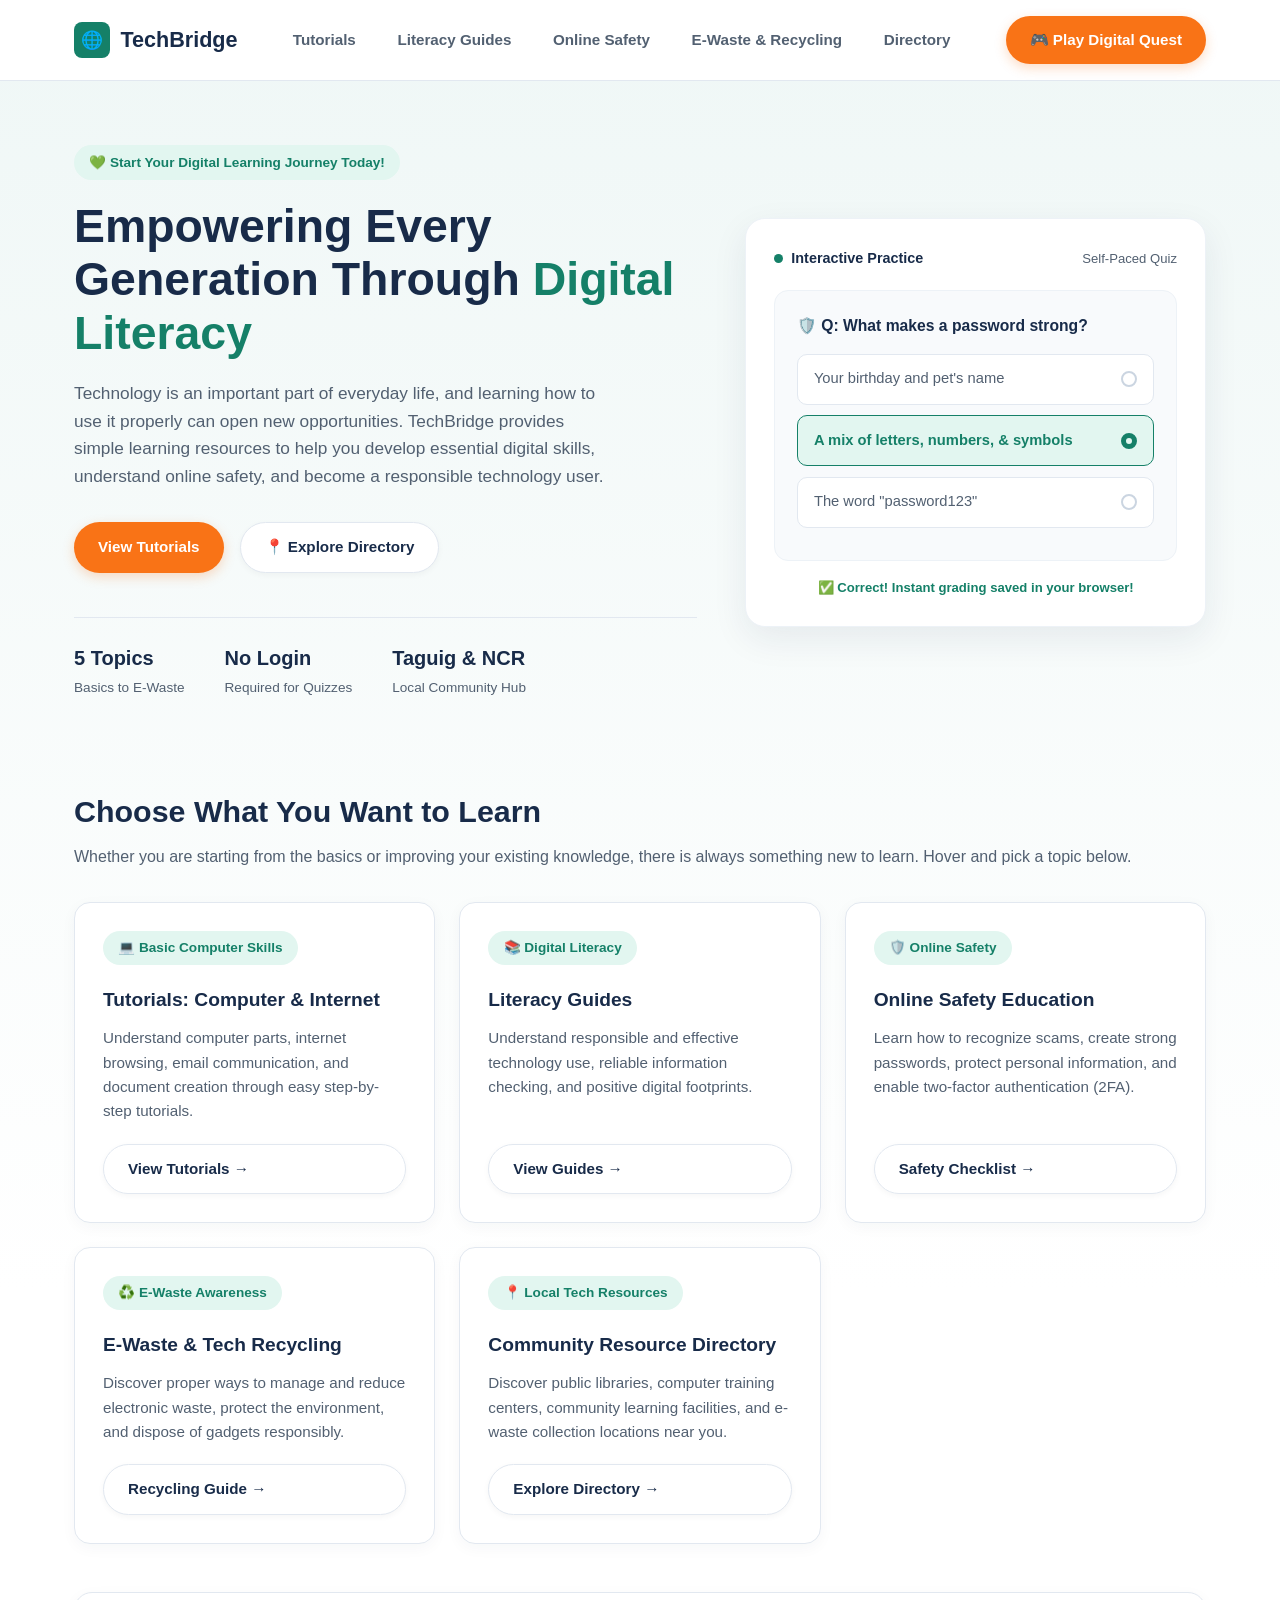
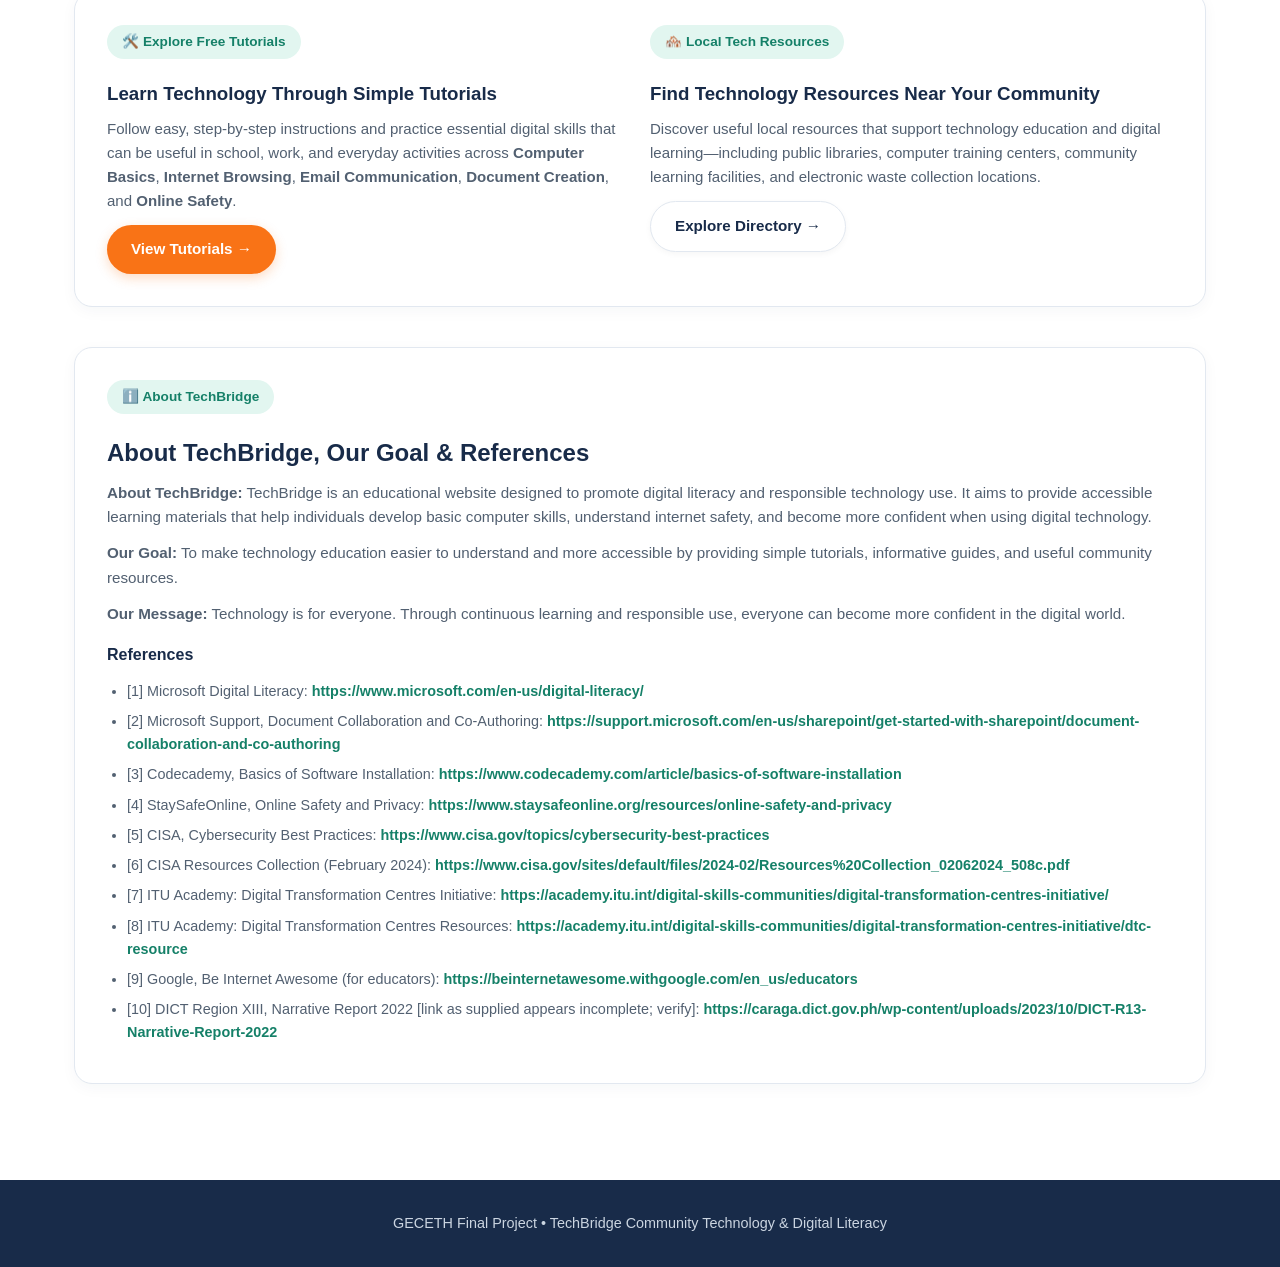
<file: index.html>
<!DOCTYPE html>
<html lang="en">
<head>
  <meta charset="UTF-8">
  <meta name="viewport" content="width=device-width, initial-scale=1.0">
  <meta name="theme-color" content="#158068">
  <title>TechBridge | Empowering Every Generation Through Digital Literacy</title>
  <link rel="stylesheet" href="style.css">
</head>
<body>

  <header>
    <div class="nav-container">
      <a href="index.html" class="brand">
        <span class="brand-icon">🌐</span>
        TechBridge
      </a>
      <button class="nav-toggle" type="button" aria-label="Toggle menu" aria-expanded="false" aria-controls="site-nav">☰</button>

      <nav id="site-nav" aria-label="Main">
        <ul>
          <li><a href="tutorials.html">Tutorials</a></li>
          <li><a href="literacy.html">Literacy Guides</a></li>
          <li><a href="safety.html">Online Safety</a></li>
          <li><a href="ewaste.html">E-Waste &amp; Recycling</a></li>
          <li><a href="directory.html">Directory</a></li>
        </ul>
      </nav>

      <a href="quiz.html" class="btn-orange">🎮 Play Digital Quest</a>
    </div>
  </header>

  <section class="hero-wrapper">
    <div class="hero-left">
      <div class="pill-badge">💚 Start Your Digital Learning Journey Today!</div>
      <h1>Empowering Every Generation Through <span>Digital Literacy</span></h1>
      <p>Technology is an important part of everyday life, and learning how to use it properly can open new opportunities. TechBridge provides simple learning resources to help you develop essential digital skills, understand online safety, and become a responsible technology user.</p>

      <div class="hero-actions">
        <a href="tutorials.html" class="btn-orange">View Tutorials</a>
        <a href="directory.html" class="btn-outline">📍 Explore Directory</a>
      </div>

      <div class="hero-stats">
        <div class="stat-item">
          <h4>5 Topics</h4>
          <span>Basics to E-Waste</span>
        </div>
        <div class="stat-item">
          <h4>No Login</h4>
          <span>Required for Quizzes</span>
        </div>
        <div class="stat-item">
          <h4>Taguig &amp; NCR</h4>
          <span>Local Community Hub</span>
        </div>
      </div>
    </div>

    <div class="quiz-card">
      <div class="quiz-header">
        <div class="quiz-status"><span class="dot"></span> Interactive Practice</div>
        <span class="quiz-tag">Self-Paced Quiz</span>
      </div>

      <div class="quiz-inner">
        <div class="quiz-question">🛡️ Q: What makes a password strong?</div>

        <div class="quiz-option" onclick="selectOption(this, false)">
          <span>Your birthday and pet's name</span>
          <span class="radio-circle"></span>
        </div>

        <div class="quiz-option selected" onclick="selectOption(this, true)">
          <span>A mix of letters, numbers, &amp; symbols</span>
          <span class="radio-circle"></span>
        </div>

        <div class="quiz-option" onclick="selectOption(this, false)">
          <span>The word "password123"</span>
          <span class="radio-circle"></span>
        </div>
      </div>

      <div class="quiz-footer-note" id="quizFeedback">✅ Correct! Instant grading saved in your browser!</div>
    </div>
  </section>

  <main class="container" id="modules">
    <h2 class="section-title">Choose What You Want to Learn</h2>
    <p class="section-subtitle">Whether you are starting from the basics or improving your existing knowledge, there is always something new to learn. Hover and pick a topic below.</p>

    <div class="grid">
      <!-- Topic 1 -->
      <article class="card topic-card">
        <div>
          <span class="pill-badge">💻 Basic Computer Skills</span>
          <h3>Tutorials: Computer &amp; Internet</h3>
          <p>Understand computer parts, internet browsing, email communication, and document creation through easy step-by-step tutorials.</p>
        </div>
        <a href="tutorials.html" class="btn-outline">View Tutorials →</a>
      </article>

      <!-- Topic 2 -->
      <article class="card topic-card">
        <div>
          <span class="pill-badge">📚 Digital Literacy</span>
          <h3>Literacy Guides</h3>
          <p>Understand responsible and effective technology use, reliable information checking, and positive digital footprints.</p>
        </div>
        <a href="literacy.html" class="btn-outline">View Guides →</a>
      </article>

      <!-- Topic 3 -->
      <article class="card topic-card">
        <div>
          <span class="pill-badge">🛡️ Online Safety</span>
          <h3>Online Safety Education</h3>
          <p>Learn how to recognize scams, create strong passwords, protect personal information, and enable two-factor authentication (2FA).</p>
        </div>
        <a href="safety.html" class="btn-outline">Safety Checklist →</a>
      </article>

      <!-- Topic 4 -->
      <article class="card topic-card">
        <div>
          <span class="pill-badge">♻️ E-Waste Awareness</span>
          <h3>E-Waste &amp; Tech Recycling</h3>
          <p>Discover proper ways to manage and reduce electronic waste, protect the environment, and dispose of gadgets responsibly.</p>
        </div>
        <a href="ewaste.html" class="btn-outline">Recycling Guide →</a>
      </article>

      <!-- Topic 5 -->
      <article class="card topic-card">
        <div>
          <span class="pill-badge">📍 Local Tech Resources</span>
          <h3>Community Resource Directory</h3>
          <p>Discover public libraries, computer training centers, community learning facilities, and e-waste collection locations near you.</p>
        </div>
        <a href="directory.html" class="btn-outline">Explore Directory →</a>
      </article>
    </div>

    <!-- Explore Free Tutorials & Local Tech Resources Highlights -->
    <section class="about-band" style="margin-top: 3rem;">
      <div class="two-col-grid" style="margin-top: 0;">
        <div>
          <span class="pill-badge">🛠️ Explore Free Tutorials</span>
          <h3 style="color: var(--navy); margin-bottom: 0.5rem;">Learn Technology Through Simple Tutorials</h3>
          <p style="color: var(--text-body); font-size: 0.94rem; margin-bottom: 0.75rem;">Follow easy, step-by-step instructions and practice essential digital skills that can be useful in school, work, and everyday activities across <strong>Computer Basics</strong>, <strong>Internet Browsing</strong>, <strong>Email Communication</strong>, <strong>Document Creation</strong>, and <strong>Online Safety</strong>.</p>
          <a href="tutorials.html" class="btn-orange">View Tutorials →</a>
        </div>
        <div>
          <span class="pill-badge">🏘️ Local Tech Resources</span>
          <h3 style="color: var(--navy); margin-bottom: 0.5rem;">Find Technology Resources Near Your Community</h3>
          <p style="color: var(--text-body); font-size: 0.94rem; margin-bottom: 0.75rem;">Discover useful local resources that support technology education and digital learning—including public libraries, computer training centers, community learning facilities, and electronic waste collection locations.</p>
          <a href="directory.html" class="btn-outline">Explore Directory →</a>
        </div>
      </div>
    </section>

    <!-- About TechBridge & References -->
    <section class="about-band">
      <span class="pill-badge">ℹ️ About TechBridge</span>
      <h2 class="section-title" style="font-size: 1.5rem;">About TechBridge, Our Goal &amp; References</h2>
      <p style="color: var(--text-body); font-size: 0.95rem; margin-bottom: 0.75rem;"><strong>About TechBridge:</strong> TechBridge is an educational website designed to promote digital literacy and responsible technology use. It aims to provide accessible learning materials that help individuals develop basic computer skills, understand internet safety, and become more confident when using digital technology.</p>
      <p style="color: var(--text-body); font-size: 0.95rem; margin-bottom: 0.75rem;"><strong>Our Goal:</strong> To make technology education easier to understand and more accessible by providing simple tutorials, informative guides, and useful community resources.</p>
      <p style="color: var(--text-body); font-size: 0.95rem; margin-bottom: 1rem;"><strong>Our Message:</strong> Technology is for everyone. Through continuous learning and responsible use, everyone can become more confident in the digital world.</p>

      <h4 style="color: var(--navy); margin-top: 1rem;">References</h4>
      <ul class="ref-links">
        <li>[1] Microsoft Digital Literacy: <a href="https://www.microsoft.com/en-us/digital-literacy/" target="_blank" rel="noopener">https://www.microsoft.com/en-us/digital-literacy/</a></li>
        <li>[2] Microsoft Support, Document Collaboration and Co-Authoring: <a href="https://support.microsoft.com/en-us/sharepoint/get-started-with-sharepoint/document-collaboration-and-co-authoring" target="_blank" rel="noopener">https://support.microsoft.com/en-us/sharepoint/get-started-with-sharepoint/document-collaboration-and-co-authoring</a></li>
        <li>[3] Codecademy, Basics of Software Installation: <a href="https://www.codecademy.com/article/basics-of-software-installation" target="_blank" rel="noopener">https://www.codecademy.com/article/basics-of-software-installation</a></li>
        <li>[4] StaySafeOnline, Online Safety and Privacy: <a href="https://www.staysafeonline.org/resources/online-safety-and-privacy" target="_blank" rel="noopener">https://www.staysafeonline.org/resources/online-safety-and-privacy</a></li>
        <li>[5] CISA, Cybersecurity Best Practices: <a href="https://www.cisa.gov/topics/cybersecurity-best-practices" target="_blank" rel="noopener">https://www.cisa.gov/topics/cybersecurity-best-practices</a></li>
        <li>[6] CISA Resources Collection (February 2024): <a href="https://www.cisa.gov/sites/default/files/2024-02/Resources%20Collection_02062024_508c.pdf" target="_blank" rel="noopener">https://www.cisa.gov/sites/default/files/2024-02/Resources%20Collection_02062024_508c.pdf</a></li>
        <li>[7] ITU Academy: Digital Transformation Centres Initiative: <a href="https://academy.itu.int/digital-skills-communities/digital-transformation-centres-initiative/" target="_blank" rel="noopener">https://academy.itu.int/digital-skills-communities/digital-transformation-centres-initiative/</a></li>
        <li>[8] ITU Academy: Digital Transformation Centres Resources: <a href="https://academy.itu.int/digital-skills-communities/digital-transformation-centres-initiative/dtc-resource" target="_blank" rel="noopener">https://academy.itu.int/digital-skills-communities/digital-transformation-centres-initiative/dtc-resource</a></li>
        <li>[9] Google, Be Internet Awesome (for educators): <a href="https://beinternetawesome.withgoogle.com/en_us/educators" target="_blank" rel="noopener">https://beinternetawesome.withgoogle.com/en_us/educators</a></li>
        <li>[10] DICT Region XIII, Narrative Report 2022 [link as supplied appears incomplete; verify]: <a href="https://caraga.dict.gov.ph/wp-content/uploads/2023/10/DICT-R13-Narrative-Report-2022" target="_blank" rel="noopener">https://caraga.dict.gov.ph/wp-content/uploads/2023/10/DICT-R13-Narrative-Report-2022</a></li>
      </ul>
    </section>
  </main>

  <footer>
    <p>GECETH Final Project &bull; TechBridge Community Technology &amp; Digital Literacy</p>
  </footer>

  <script>
    function selectOption(element, isCorrect) {
      document.querySelectorAll('.quiz-option').forEach(opt => opt.classList.remove('selected'));
      element.classList.add('selected');
      const feedback = document.getElementById('quizFeedback');
      if (isCorrect) {
        feedback.textContent = "✅ Correct! Mixing characters makes passwords hard to crack.";
        feedback.style.color = "#158068";
      } else {
        feedback.textContent = "⚠️ Not quite—try a combination that is harder to guess!";
        feedback.style.color = "#ea580c";
      }
    }
  </script>

  <script src="menu.js"></script>
</body>
</html>
</file>
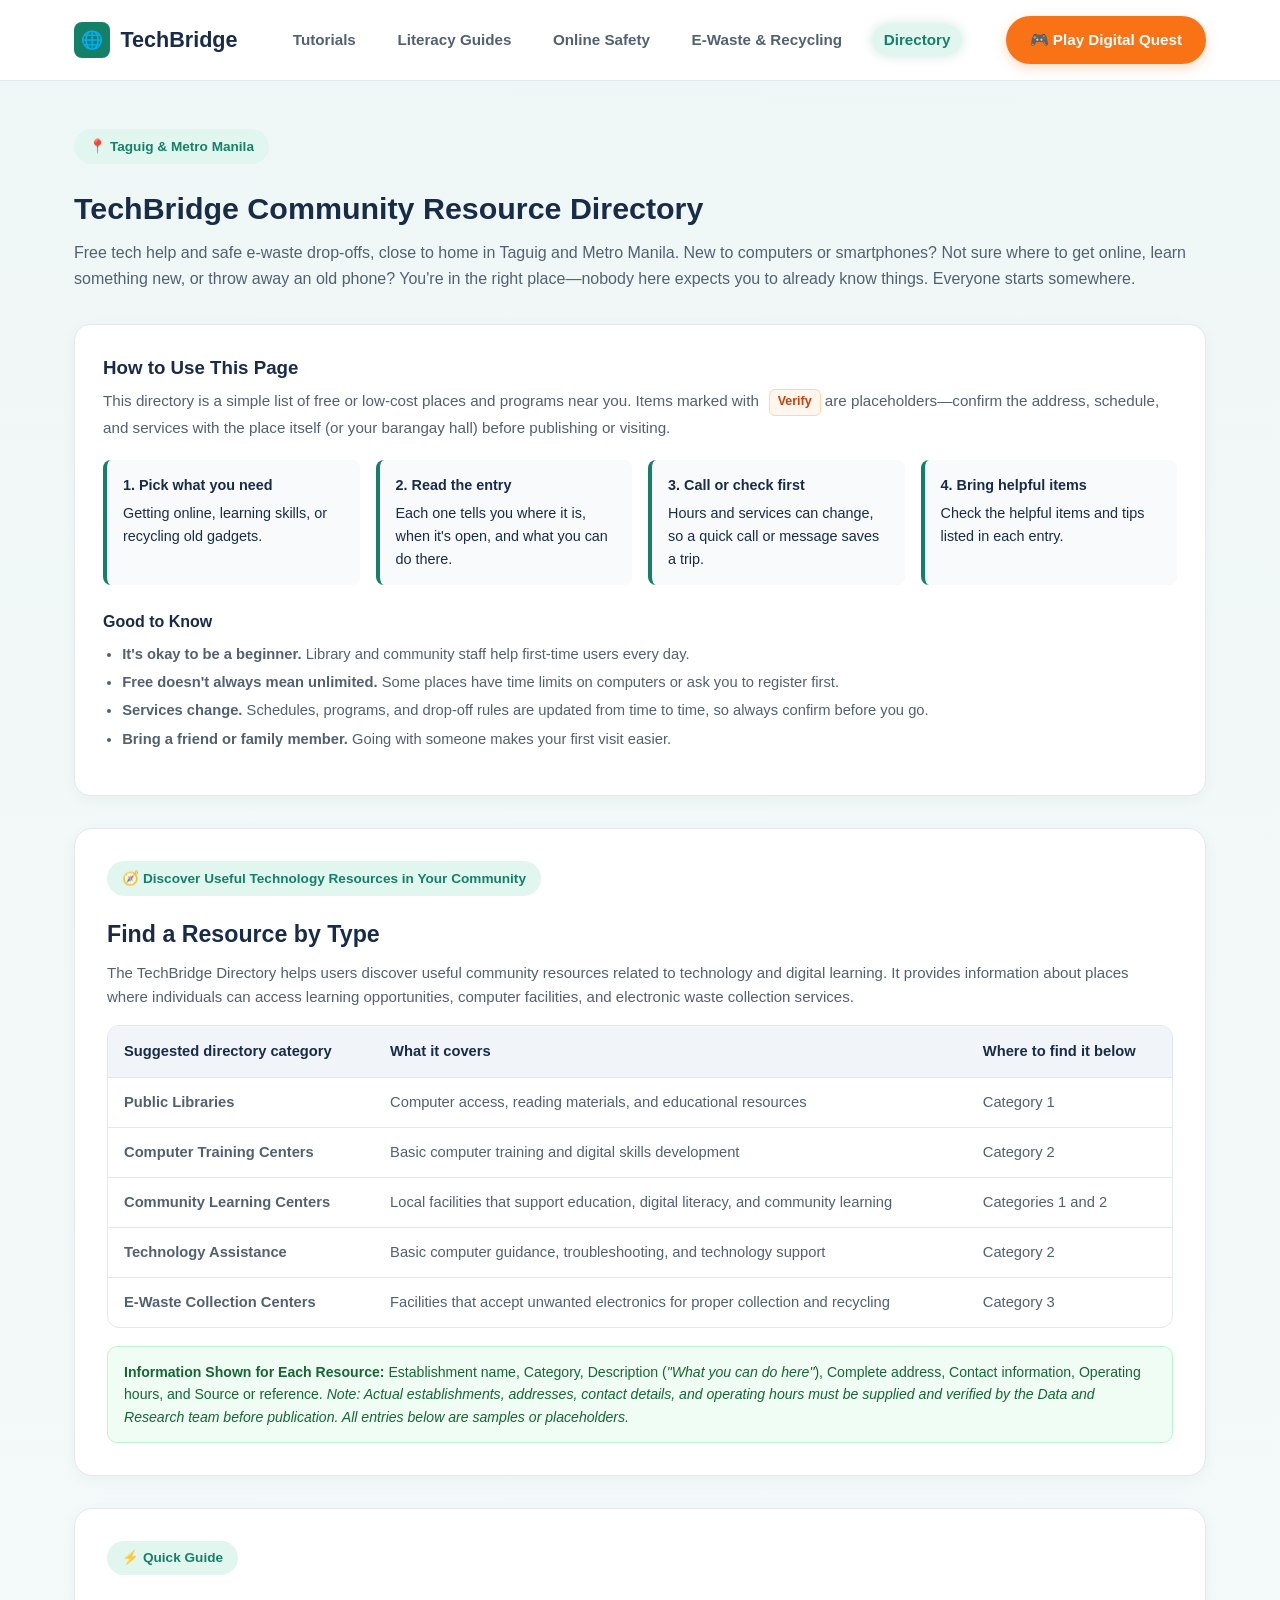
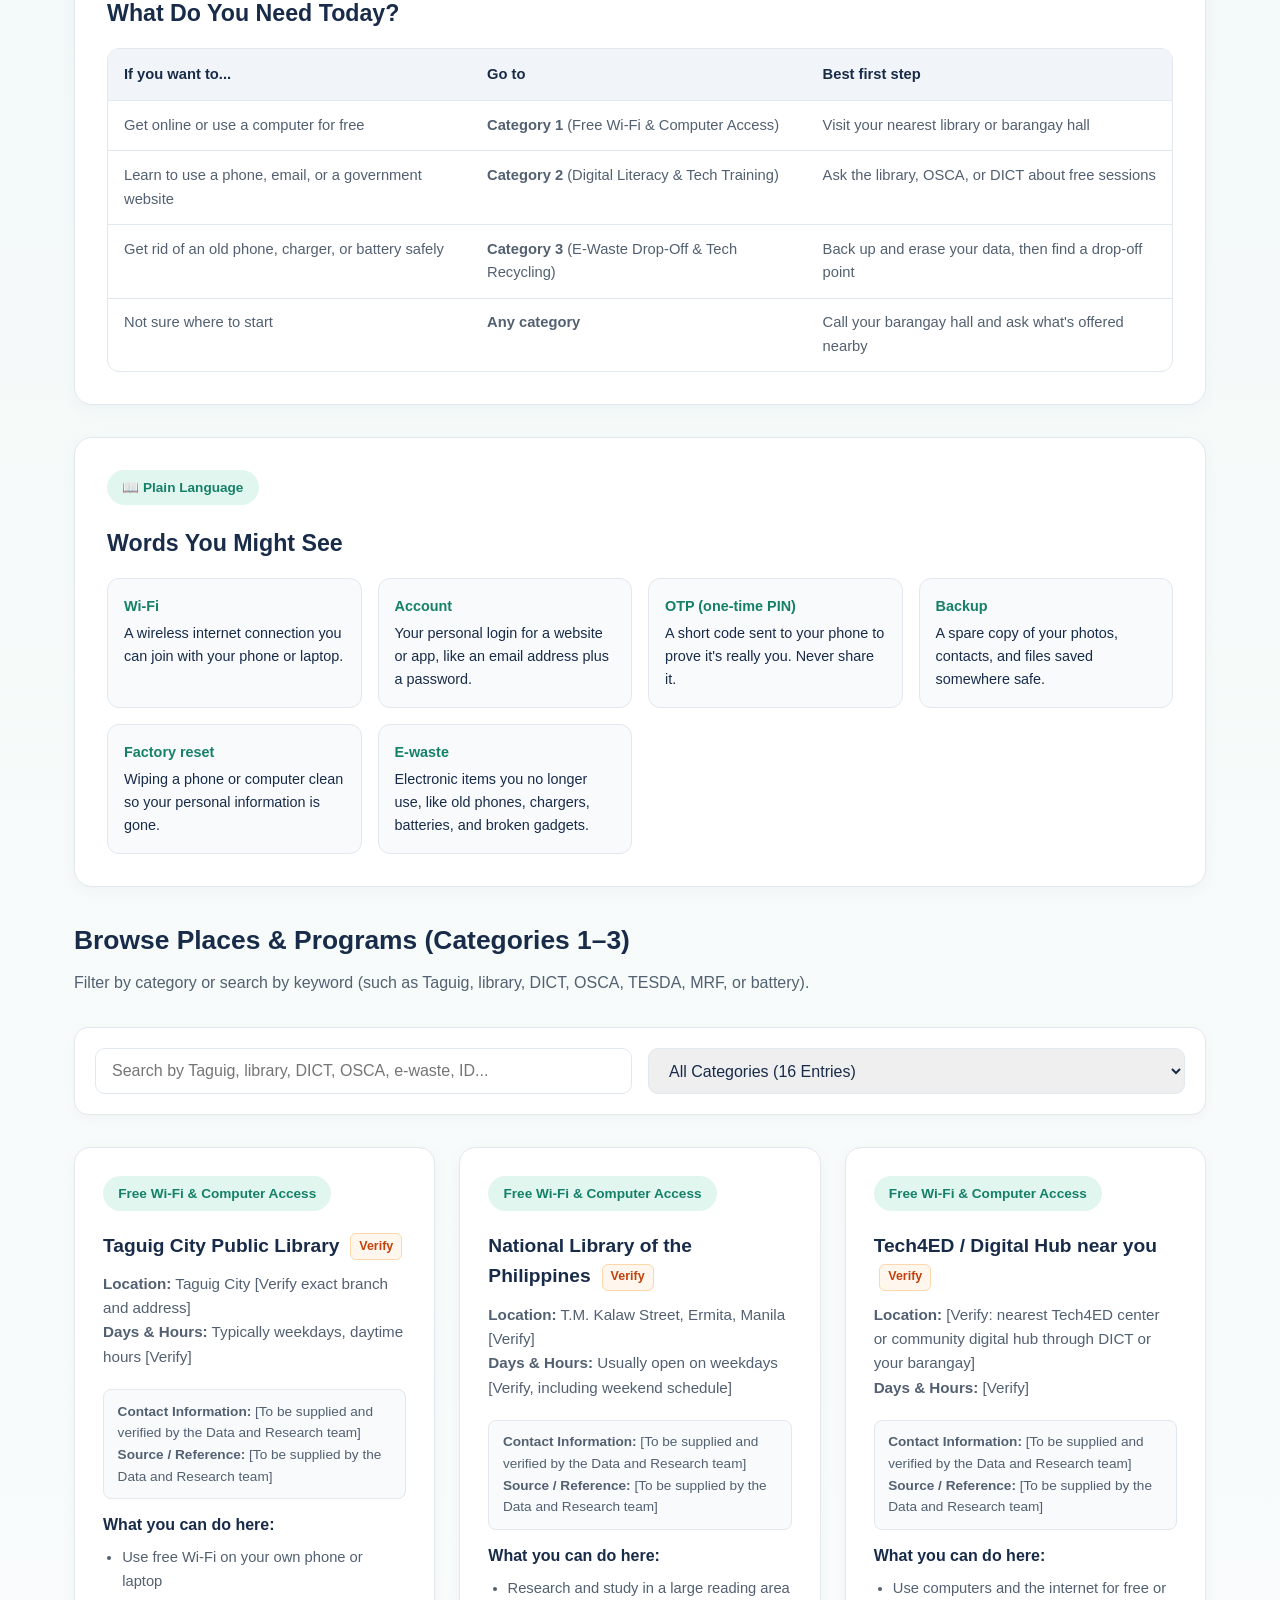
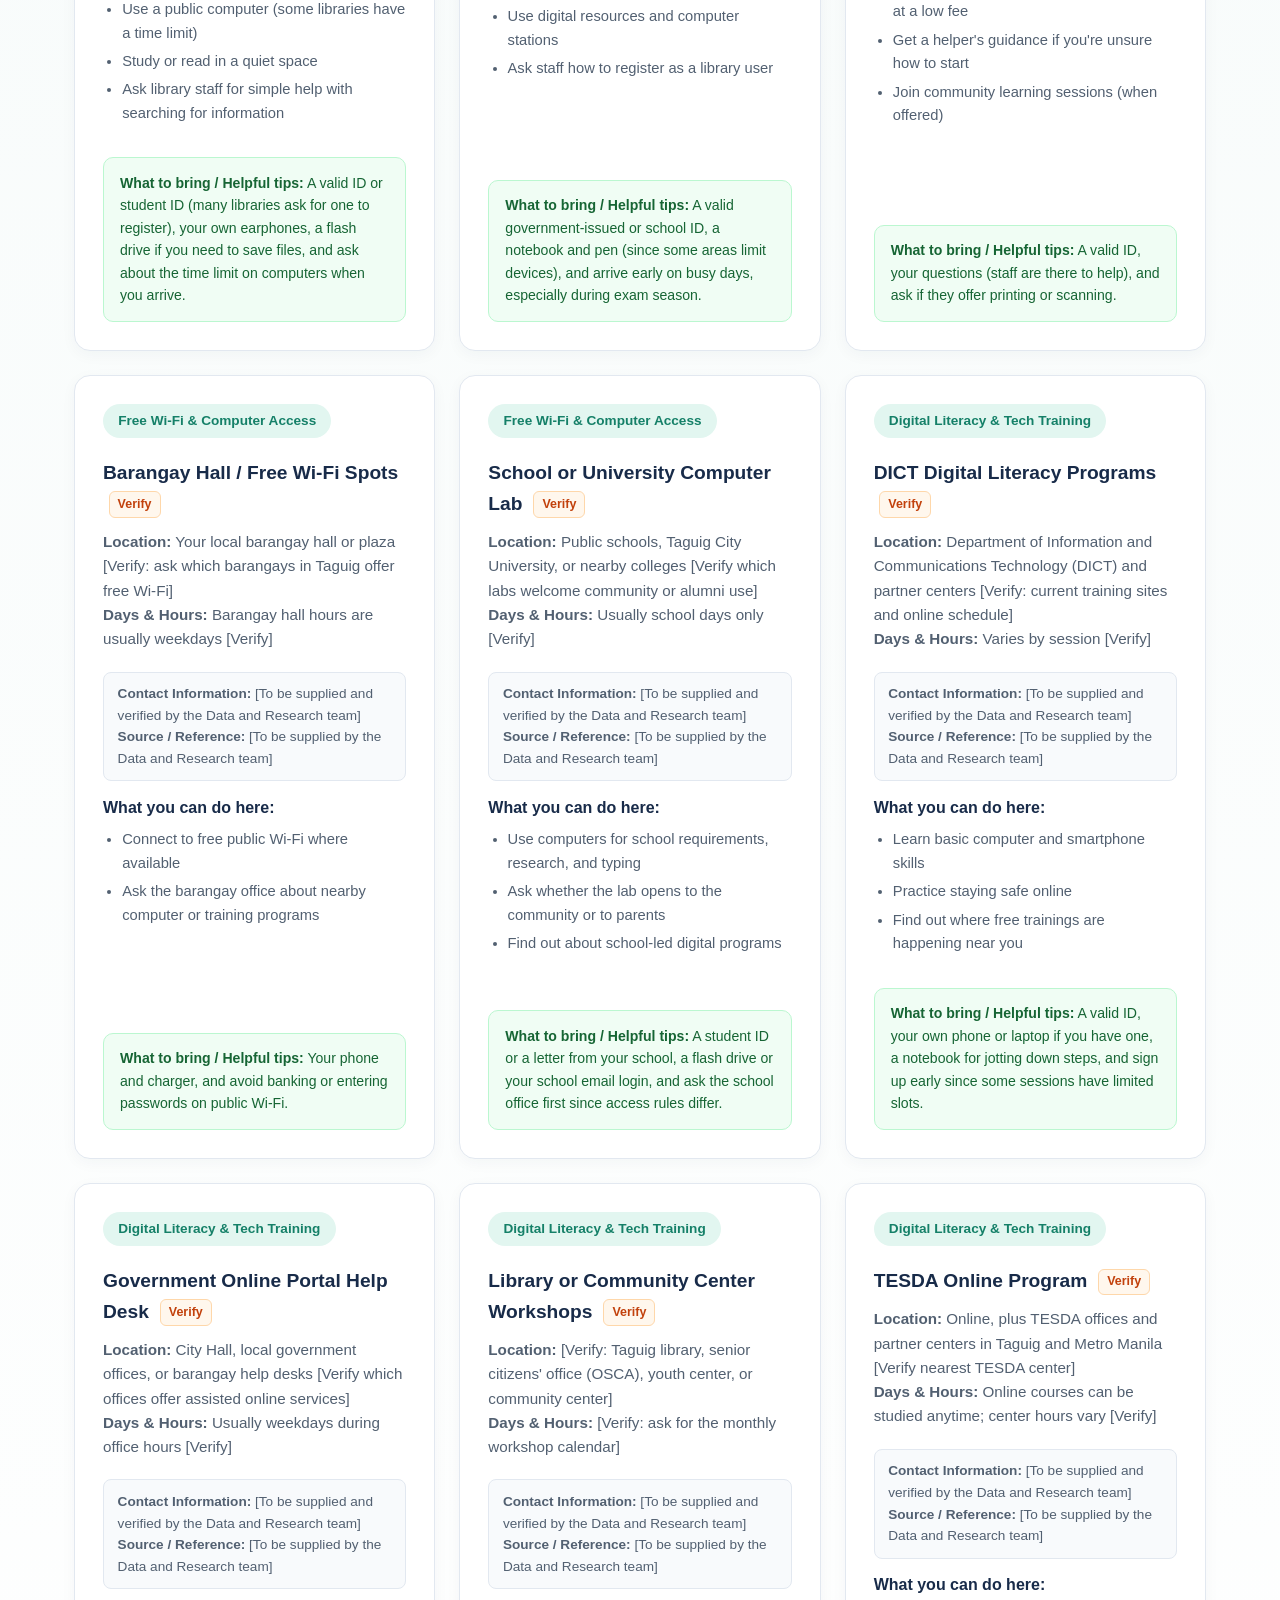
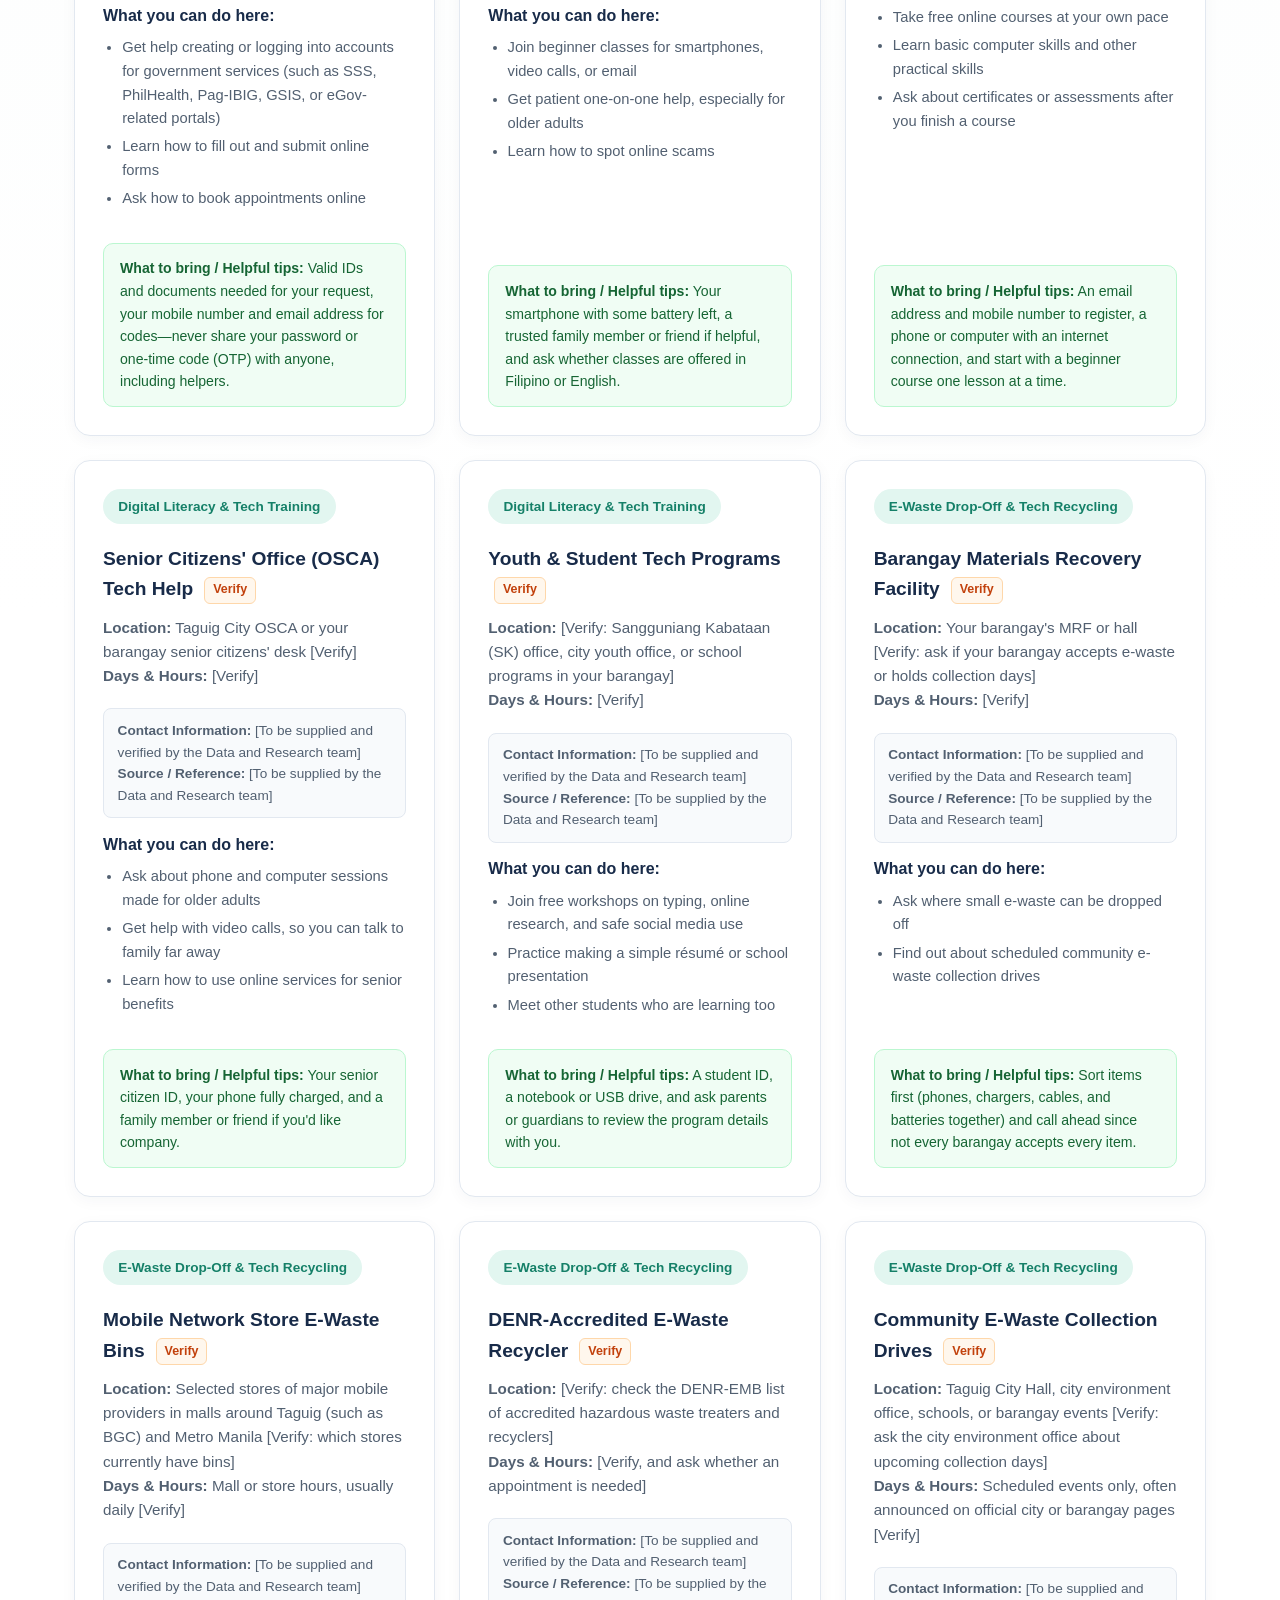
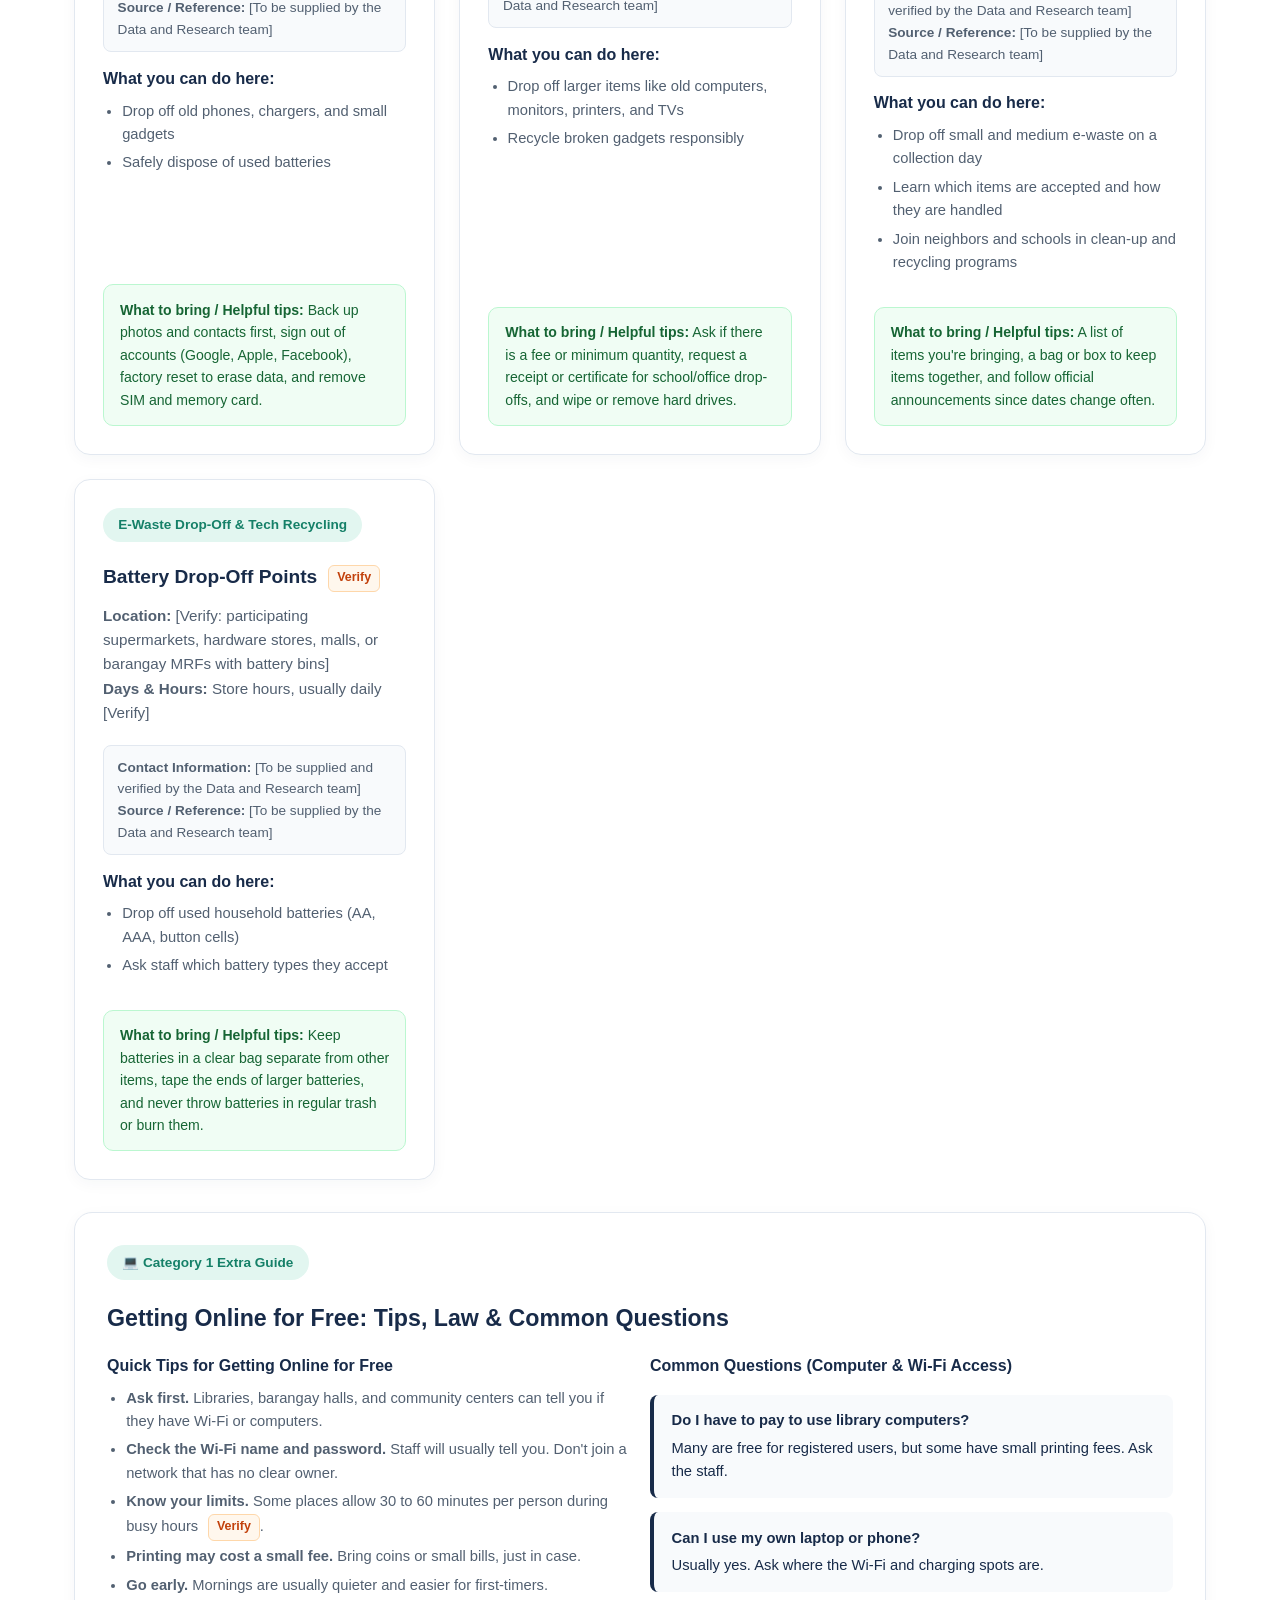
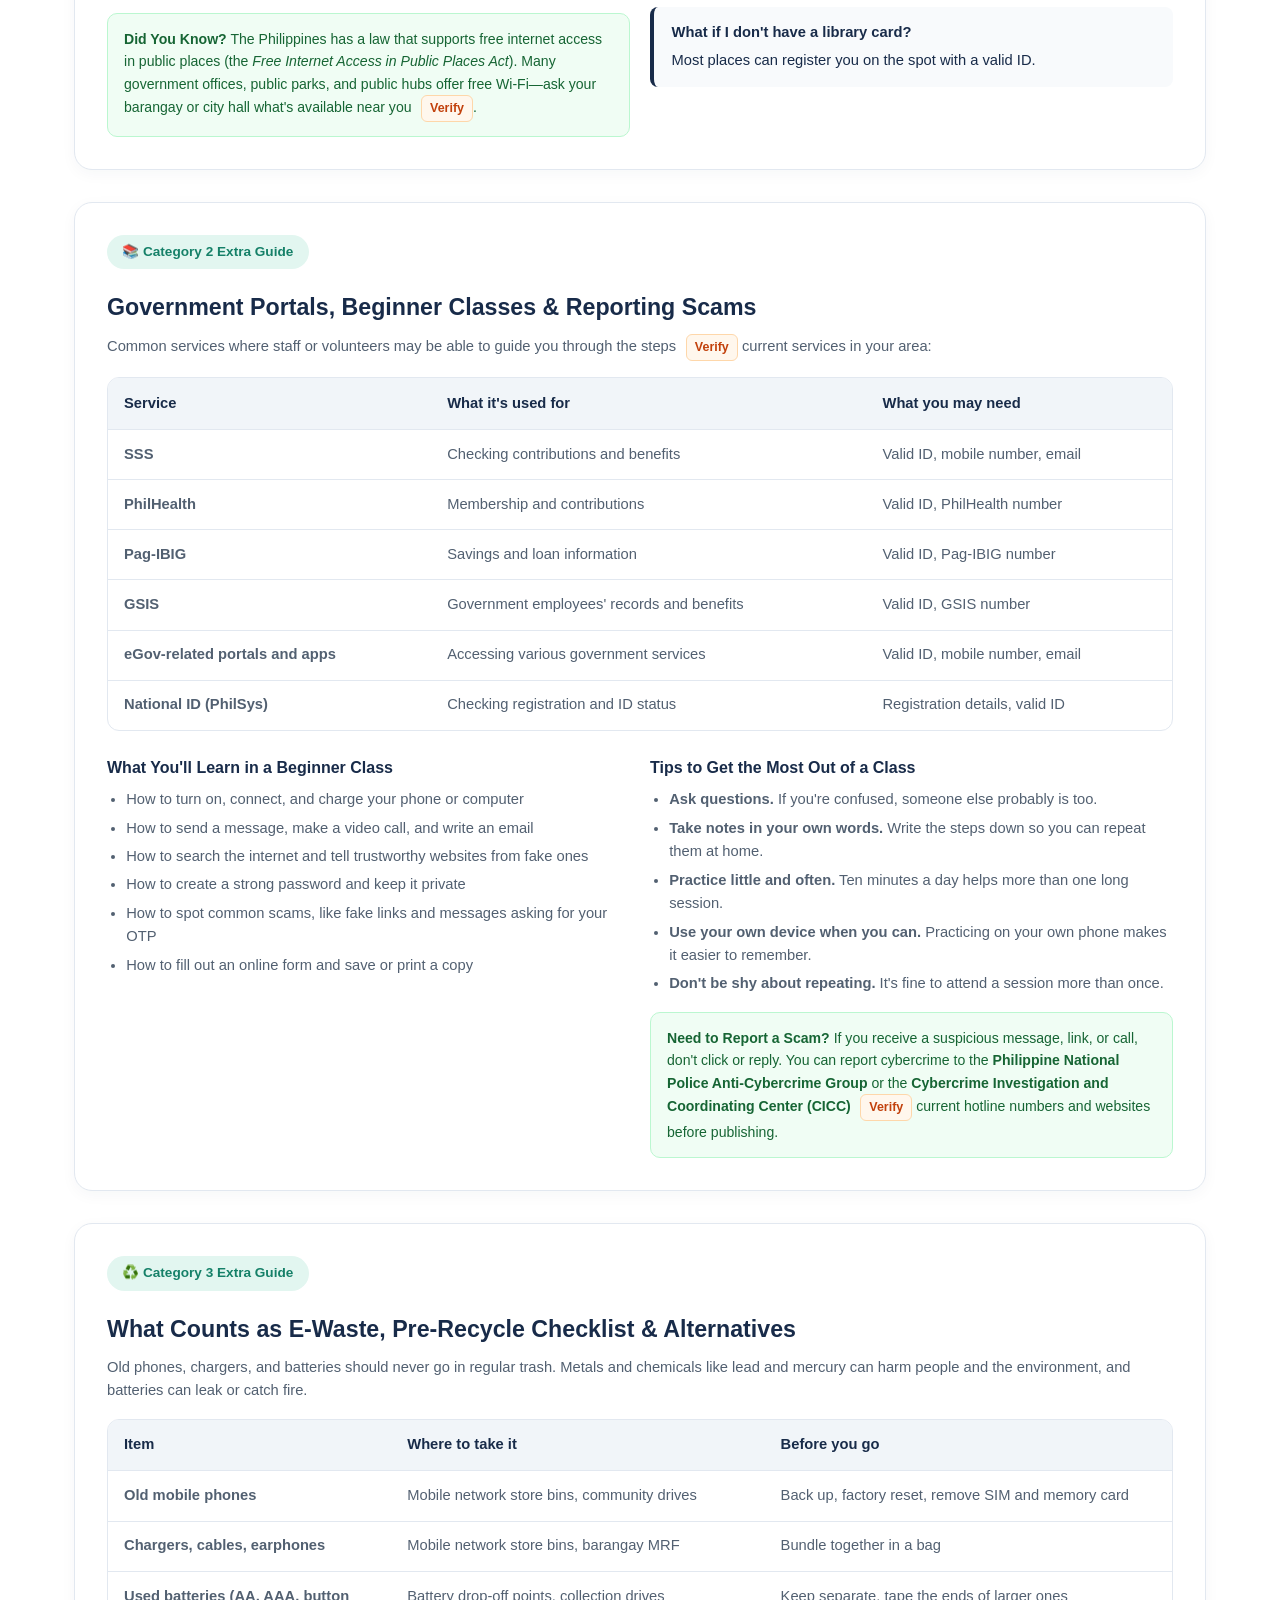
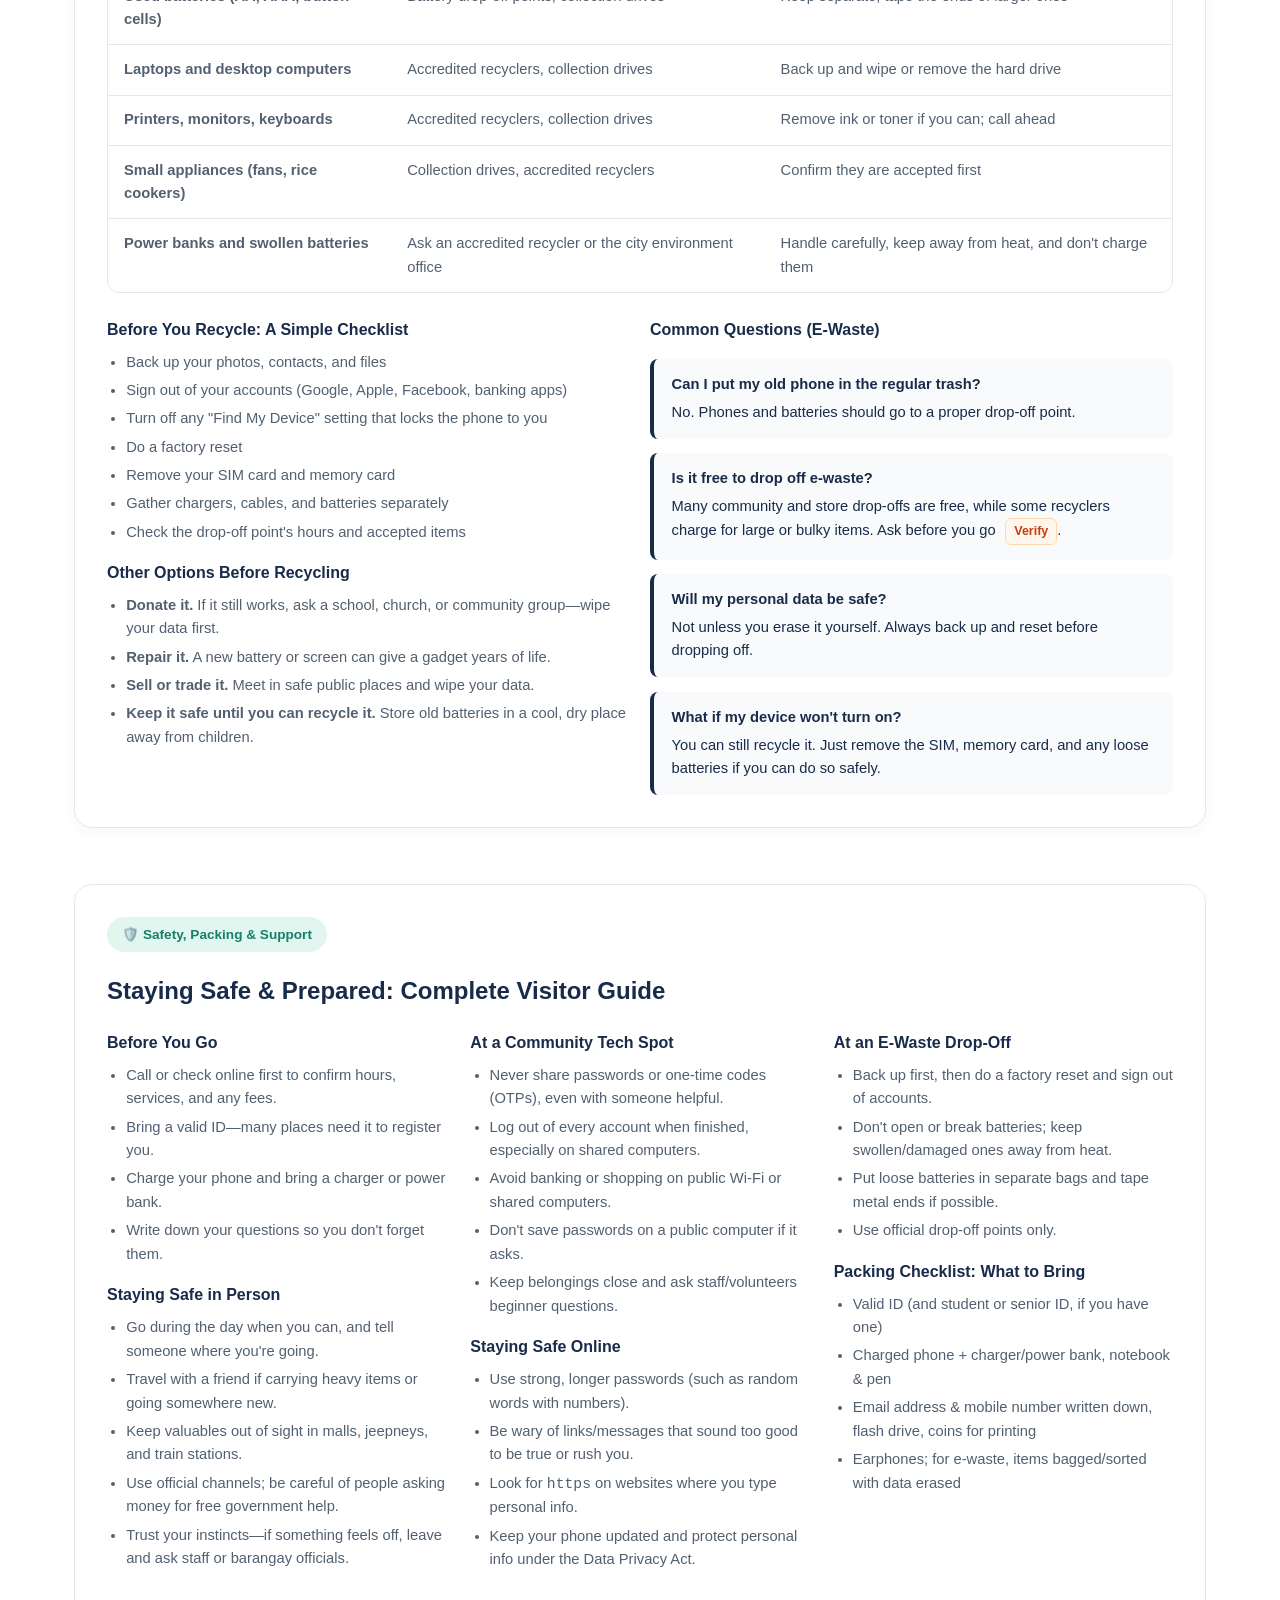
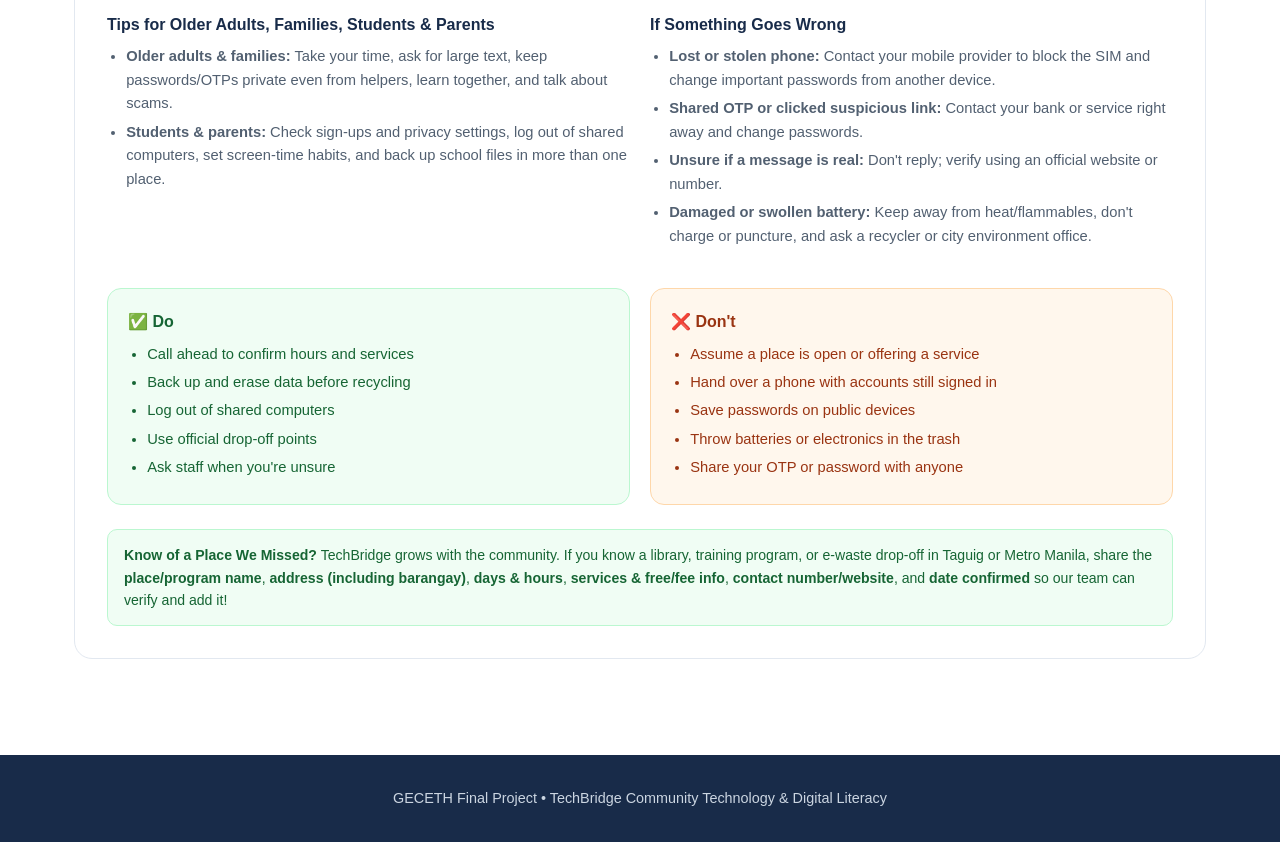
<file: directory.html>
<!DOCTYPE html>
<html lang="en">
<head>
  <meta charset="UTF-8">
  <meta name="viewport" content="width=device-width, initial-scale=1.0">
  <meta name="theme-color" content="#158068">
  <title>Community Resource Directory | TechBridge</title>
  <link rel="stylesheet" href="style.css">
</head>
<body>

  <header>
    <div class="nav-container">
      <a href="index.html" class="brand">
        <span class="brand-icon">🌐</span>
        TechBridge
      </a>
      <button class="nav-toggle" type="button" aria-label="Toggle menu" aria-expanded="false" aria-controls="site-nav">☰</button>

      <nav id="site-nav" aria-label="Main">
        <ul>
          <li><a href="tutorials.html">Tutorials</a></li>
          <li><a href="literacy.html">Literacy Guides</a></li>
          <li><a href="safety.html">Online Safety</a></li>
          <li><a href="ewaste.html">E-Waste &amp; Recycling</a></li>
          <li><a href="directory.html" class="active">Directory</a></li>
        </ul>
      </nav>

      <a href="quiz.html" class="btn-orange">🎮 Play Digital Quest</a>
    </div>
  </header>

  <main class="container">
    <div class="pill-badge">📍 Taguig &amp; Metro Manila</div>
    <h1 class="section-title">TechBridge Community Resource Directory</h1>
    <p class="section-subtitle">Free tech help and safe e-waste drop-offs, close to home in Taguig and Metro Manila. New to computers or smartphones? Not sure where to get online, learn something new, or throw away an old phone? You're in the right place—nobody here expects you to already know things. Everyone starts somewhere.</p>

    <!-- How to Use & Good to Know -->
    <section class="welcome-banner">
      <h3 style="color: var(--navy); margin-bottom: 0.4rem;">How to Use This Page</h3>
      <p style="font-size: 0.95rem; color: var(--text-body);">This directory is a simple list of free or low-cost places and programs near you. Items marked with <span class="verify-tag">Verify</span> are placeholders—confirm the address, schedule, and services with the place itself (or your barangay hall) before publishing or visiting.</p>
      <div class="steps-grid">
        <div class="step-box"><strong>1. Pick what you need</strong>Getting online, learning skills, or recycling old gadgets.</div>
        <div class="step-box"><strong>2. Read the entry</strong>Each one tells you where it is, when it's open, and what you can do there.</div>
        <div class="step-box"><strong>3. Call or check first</strong>Hours and services can change, so a quick call or message saves a trip.</div>
        <div class="step-box"><strong>4. Bring helpful items</strong>Check the helpful items and tips listed in each entry.</div>
      </div>

      <h4 style="color: var(--navy); margin-top: 1.5rem; margin-bottom: 0.5rem;">Good to Know</h4>
      <ul class="detail-list">
        <li><strong>It's okay to be a beginner.</strong> Library and community staff help first-time users every day.</li>
        <li><strong>Free doesn't always mean unlimited.</strong> Some places have time limits on computers or ask you to register first.</li>
        <li><strong>Services change.</strong> Schedules, programs, and drop-off rules are updated from time to time, so always confirm before you go.</li>
        <li><strong>Bring a friend or family member.</strong> Going with someone makes your first visit easier.</li>
      </ul>
    </section>

    <!-- Find a Resource by Type & Information Shown -->
    <section class="info-section">
      <div class="pill-badge">🧭 Discover Useful Technology Resources in Your Community</div>
      <h2 class="section-title" style="font-size: 1.45rem;">Find a Resource by Type</h2>
      <p style="color: var(--text-body); font-size: 0.94rem;">The TechBridge Directory helps users discover useful community resources related to technology and digital learning. It provides information about places where individuals can access learning opportunities, computer facilities, and electronic waste collection services.</p>

      <div class="table-wrap">
        <table class="ref-table">
          <thead>
            <tr>
              <th>Suggested directory category</th>
              <th>What it covers</th>
              <th>Where to find it below</th>
            </tr>
          </thead>
          <tbody>
            <tr><td><strong>Public Libraries</strong></td><td>Computer access, reading materials, and educational resources</td><td>Category 1</td></tr>
            <tr><td><strong>Computer Training Centers</strong></td><td>Basic computer training and digital skills development</td><td>Category 2</td></tr>
            <tr><td><strong>Community Learning Centers</strong></td><td>Local facilities that support education, digital literacy, and community learning</td><td>Categories 1 and 2</td></tr>
            <tr><td><strong>Technology Assistance</strong></td><td>Basic computer guidance, troubleshooting, and technology support</td><td>Category 2</td></tr>
            <tr><td><strong>E-Waste Collection Centers</strong></td><td>Facilities that accept unwanted electronics for proper collection and recycling</td><td>Category 3</td></tr>
          </tbody>
        </table>
      </div>

      <div class="tips-tipbox" style="margin-top: 1.1rem;">
        <strong>Information Shown for Each Resource:</strong> Establishment name, Category, Description (<em>"What you can do here"</em>), Complete address, Contact information, Operating hours, and Source or reference. <em>Note: Actual establishments, addresses, contact details, and operating hours must be supplied and verified by the Data and Research team before publication. All entries below are samples or placeholders.</em>
      </div>
    </section>

    <!-- Quick Guide Table -->
    <section class="info-section">
      <div class="pill-badge">⚡ Quick Guide</div>
      <h2 class="section-title" style="font-size: 1.45rem;">What Do You Need Today?</h2>
      <div class="table-wrap">
        <table class="ref-table">
          <thead>
            <tr>
              <th>If you want to...</th>
              <th>Go to</th>
              <th>Best first step</th>
            </tr>
          </thead>
          <tbody>
            <tr>
              <td>Get online or use a computer for free</td>
              <td><strong>Category 1</strong> (Free Wi-Fi &amp; Computer Access)</td>
              <td>Visit your nearest library or barangay hall</td>
            </tr>
            <tr>
              <td>Learn to use a phone, email, or a government website</td>
              <td><strong>Category 2</strong> (Digital Literacy &amp; Tech Training)</td>
              <td>Ask the library, OSCA, or DICT about free sessions</td>
            </tr>
            <tr>
              <td>Get rid of an old phone, charger, or battery safely</td>
              <td><strong>Category 3</strong> (E-Waste Drop-Off &amp; Tech Recycling)</td>
              <td>Back up and erase your data, then find a drop-off point</td>
            </tr>
            <tr>
              <td>Not sure where to start</td>
              <td><strong>Any category</strong></td>
              <td>Call your barangay hall and ask what's offered nearby</td>
            </tr>
          </tbody>
        </table>
      </div>
    </section>

    <!-- Plain Language Glossary -->
    <section class="info-section">
      <div class="pill-badge">📖 Plain Language</div>
      <h2 class="section-title" style="font-size: 1.45rem;">Words You Might See</h2>
      <div class="glossary-grid">
        <div class="glossary-item"><strong>Wi-Fi</strong>A wireless internet connection you can join with your phone or laptop.</div>
        <div class="glossary-item"><strong>Account</strong>Your personal login for a website or app, like an email address plus a password.</div>
        <div class="glossary-item"><strong>OTP (one-time PIN)</strong>A short code sent to your phone to prove it's really you. Never share it.</div>
        <div class="glossary-item"><strong>Backup</strong>A spare copy of your photos, contacts, and files saved somewhere safe.</div>
        <div class="glossary-item"><strong>Factory reset</strong>Wiping a phone or computer clean so your personal information is gone.</div>
        <div class="glossary-item"><strong>E-waste</strong>Electronic items you no longer use, like old phones, chargers, batteries, and broken gadgets.</div>
      </div>
    </section>

    <!-- Search and Filter Controls -->
    <div class="category-subblock">
      <h2 class="section-title" style="font-size: 1.65rem;">Browse Places &amp; Programs (Categories 1–3)</h2>
      <p class="section-subtitle">Filter by category or search by keyword (such as Taguig, library, DICT, OSCA, TESDA, MRF, or battery).</p>
      <div class="filter-box">
        <input type="text" id="searchInput" placeholder="Search by Taguig, library, DICT, OSCA, e-waste, ID..." onkeyup="renderDirectory()">
        <select id="categoryFilter" onchange="renderDirectory()">
          <option value="all">All Categories (16 Entries)</option>
          <option value="wifi">Category 1: Free Public Wi-Fi &amp; Computer Access</option>
          <option value="training">Category 2: Digital Literacy &amp; Tech Training</option>
          <option value="ewaste">Category 3: E-Waste Drop-Off &amp; Tech Recycling</option>
        </select>
      </div>
    </div>

    <!-- Directory Cards Grid -->
    <div class="grid" id="directoryGrid"></div>

    <!-- Category 1 Extra Tips, Did You Know & FAQ -->
    <section class="info-section">
      <div class="pill-badge">💻 Category 1 Extra Guide</div>
      <h2 class="section-title" style="font-size: 1.45rem;">Getting Online for Free: Tips, Law &amp; Common Questions</h2>
      <div class="two-col-grid">
        <div>
          <h4 style="color: var(--navy); margin-bottom: 0.5rem;">Quick Tips for Getting Online for Free</h4>
          <ul class="detail-list">
            <li><strong>Ask first.</strong> Libraries, barangay halls, and community centers can tell you if they have Wi-Fi or computers.</li>
            <li><strong>Check the Wi-Fi name and password.</strong> Staff will usually tell you. Don't join a network that has no clear owner.</li>
            <li><strong>Know your limits.</strong> Some places allow 30 to 60 minutes per person during busy hours <span class="verify-tag">Verify</span>.</li>
            <li><strong>Printing may cost a small fee.</strong> Bring coins or small bills, just in case.</li>
            <li><strong>Go early.</strong> Mornings are usually quieter and easier for first-timers.</li>
          </ul>
          <div class="tips-tipbox"><strong>Did You Know?</strong> The Philippines has a law that supports free internet access in public places (the <em>Free Internet Access in Public Places Act</em>). Many government offices, public parks, and public hubs offer free Wi-Fi—ask your barangay or city hall what's available near you <span class="verify-tag">Verify</span>.</div>
        </div>
        <div>
          <h4 style="color: var(--navy); margin-bottom: 0.5rem;">Common Questions (Computer &amp; Wi-Fi Access)</h4>
          <div class="faq-list">
            <div class="faq-box"><strong>Do I have to pay to use library computers?</strong>Many are free for registered users, but some have small printing fees. Ask the staff.</div>
            <div class="faq-box"><strong>Can I use my own laptop or phone?</strong>Usually yes. Ask where the Wi-Fi and charging spots are.</div>
            <div class="faq-box"><strong>What if I don't have a library card?</strong>Most places can register you on the spot with a valid ID.</div>
          </div>
        </div>
      </div>
    </section>

    <!-- Category 2 Portals Table, Beginner Class Skills & Scam Reporting -->
    <section class="info-section">
      <div class="pill-badge">📚 Category 2 Extra Guide</div>
      <h2 class="section-title" style="font-size: 1.45rem;">Government Portals, Beginner Classes &amp; Reporting Scams</h2>
      <p style="color: var(--text-body); font-size: 0.92rem;">Common services where staff or volunteers may be able to guide you through the steps <span class="verify-tag">Verify</span> current services in your area:</p>
      <div class="table-wrap">
        <table class="ref-table">
          <thead>
            <tr>
              <th>Service</th>
              <th>What it's used for</th>
              <th>What you may need</th>
            </tr>
          </thead>
          <tbody>
            <tr><td><strong>SSS</strong></td><td>Checking contributions and benefits</td><td>Valid ID, mobile number, email</td></tr>
            <tr><td><strong>PhilHealth</strong></td><td>Membership and contributions</td><td>Valid ID, PhilHealth number</td></tr>
            <tr><td><strong>Pag-IBIG</strong></td><td>Savings and loan information</td><td>Valid ID, Pag-IBIG number</td></tr>
            <tr><td><strong>GSIS</strong></td><td>Government employees' records and benefits</td><td>Valid ID, GSIS number</td></tr>
            <tr><td><strong>eGov-related portals and apps</strong></td><td>Accessing various government services</td><td>Valid ID, mobile number, email</td></tr>
            <tr><td><strong>National ID (PhilSys)</strong></td><td>Checking registration and ID status</td><td>Registration details, valid ID</td></tr>
          </tbody>
        </table>
      </div>

      <div class="two-col-grid" style="margin-top: 1.5rem;">
        <div>
          <h4 style="color: var(--navy); margin-bottom: 0.5rem;">What You'll Learn in a Beginner Class</h4>
          <ul class="detail-list">
            <li>How to turn on, connect, and charge your phone or computer</li>
            <li>How to send a message, make a video call, and write an email</li>
            <li>How to search the internet and tell trustworthy websites from fake ones</li>
            <li>How to create a strong password and keep it private</li>
            <li>How to spot common scams, like fake links and messages asking for your OTP</li>
            <li>How to fill out an online form and save or print a copy</li>
          </ul>
        </div>
        <div>
          <h4 style="color: var(--navy); margin-bottom: 0.5rem;">Tips to Get the Most Out of a Class</h4>
          <ul class="detail-list">
            <li><strong>Ask questions.</strong> If you're confused, someone else probably is too.</li>
            <li><strong>Take notes in your own words.</strong> Write the steps down so you can repeat them at home.</li>
            <li><strong>Practice little and often.</strong> Ten minutes a day helps more than one long session.</li>
            <li><strong>Use your own device when you can.</strong> Practicing on your own phone makes it easier to remember.</li>
            <li><strong>Don't be shy about repeating.</strong> It's fine to attend a session more than once.</li>
          </ul>
          <div class="tips-tipbox"><strong>Need to Report a Scam?</strong> If you receive a suspicious message, link, or call, don't click or reply. You can report cybercrime to the <strong>Philippine National Police Anti-Cybercrime Group</strong> or the <strong>Cybercrime Investigation and Coordinating Center (CICC)</strong> <span class="verify-tag">Verify</span> current hotline numbers and websites before publishing.</div>
        </div>
      </div>
    </section>

    <!-- Category 3 E-Waste Matrix, Checklist & Options -->
    <section class="info-section">
      <div class="pill-badge">♻️ Category 3 Extra Guide</div>
      <h2 class="section-title" style="font-size: 1.45rem;">What Counts as E-Waste, Pre-Recycle Checklist &amp; Alternatives</h2>
      <p style="color: var(--text-body); font-size: 0.92rem;">Old phones, chargers, and batteries should never go in regular trash. Metals and chemicals like lead and mercury can harm people and the environment, and batteries can leak or catch fire.</p>

      <div class="table-wrap">
        <table class="ref-table">
          <thead>
            <tr>
              <th>Item</th>
              <th>Where to take it</th>
              <th>Before you go</th>
            </tr>
          </thead>
          <tbody>
            <tr><td><strong>Old mobile phones</strong></td><td>Mobile network store bins, community drives</td><td>Back up, factory reset, remove SIM and memory card</td></tr>
            <tr><td><strong>Chargers, cables, earphones</strong></td><td>Mobile network store bins, barangay MRF</td><td>Bundle together in a bag</td></tr>
            <tr><td><strong>Used batteries (AA, AAA, button cells)</strong></td><td>Battery drop-off points, collection drives</td><td>Keep separate, tape the ends of larger ones</td></tr>
            <tr><td><strong>Laptops and desktop computers</strong></td><td>Accredited recyclers, collection drives</td><td>Back up and wipe or remove the hard drive</td></tr>
            <tr><td><strong>Printers, monitors, keyboards</strong></td><td>Accredited recyclers, collection drives</td><td>Remove ink or toner if you can; call ahead</td></tr>
            <tr><td><strong>Small appliances (fans, rice cookers)</strong></td><td>Collection drives, accredited recyclers</td><td>Confirm they are accepted first</td></tr>
            <tr><td><strong>Power banks and swollen batteries</strong></td><td>Ask an accredited recycler or the city environment office</td><td>Handle carefully, keep away from heat, and don't charge them</td></tr>
          </tbody>
        </table>
      </div>

      <div class="two-col-grid" style="margin-top: 1.5rem;">
        <div>
          <h4 style="color: var(--navy); margin-bottom: 0.5rem;">Before You Recycle: A Simple Checklist</h4>
          <ul class="detail-list">
            <li>Back up your photos, contacts, and files</li>
            <li>Sign out of your accounts (Google, Apple, Facebook, banking apps)</li>
            <li>Turn off any "Find My Device" setting that locks the phone to you</li>
            <li>Do a factory reset</li>
            <li>Remove your SIM card and memory card</li>
            <li>Gather chargers, cables, and batteries separately</li>
            <li>Check the drop-off point's hours and accepted items</li>
          </ul>
          <h4 style="color: var(--navy); margin-top: 1rem; margin-bottom: 0.5rem;">Other Options Before Recycling</h4>
          <ul class="detail-list">
            <li><strong>Donate it.</strong> If it still works, ask a school, church, or community group—wipe your data first.</li>
            <li><strong>Repair it.</strong> A new battery or screen can give a gadget years of life.</li>
            <li><strong>Sell or trade it.</strong> Meet in safe public places and wipe your data.</li>
            <li><strong>Keep it safe until you can recycle it.</strong> Store old batteries in a cool, dry place away from children.</li>
          </ul>
        </div>
        <div>
          <h4 style="color: var(--navy); margin-bottom: 0.5rem;">Common Questions (E-Waste)</h4>
          <div class="faq-list">
            <div class="faq-box"><strong>Can I put my old phone in the regular trash?</strong>No. Phones and batteries should go to a proper drop-off point.</div>
            <div class="faq-box"><strong>Is it free to drop off e-waste?</strong>Many community and store drop-offs are free, while some recyclers charge for large or bulky items. Ask before you go <span class="verify-tag">Verify</span>.</div>
            <div class="faq-box"><strong>Will my personal data be safe?</strong>Not unless you erase it yourself. Always back up and reset before dropping off.</div>
            <div class="faq-box"><strong>What if my device won't turn on?</strong>You can still recycle it. Just remove the SIM, memory card, and any loose batteries if you can do so safely.</div>
          </div>
        </div>
      </div>
    </section>

    <!-- Staying Safe, Packing Checklist, Groups, Do/Don't & What If Something Goes Wrong -->
    <section class="safety-section">
      <div class="pill-badge">🛡️ Safety, Packing &amp; Support</div>
      <h2 class="section-title" style="font-size: 1.5rem;">Staying Safe &amp; Prepared: Complete Visitor Guide</h2>

      <div class="grid" style="margin-top: 1.25rem;">
        <div>
          <h4 style="color: var(--navy); margin-bottom: 0.5rem;">Before You Go</h4>
          <ul class="detail-list">
            <li>Call or check online first to confirm hours, services, and any fees.</li>
            <li>Bring a valid ID—many places need it to register you.</li>
            <li>Charge your phone and bring a charger or power bank.</li>
            <li>Write down your questions so you don't forget them.</li>
          </ul>
          <h4 style="color: var(--navy); margin-top: 1rem; margin-bottom: 0.5rem;">Staying Safe in Person</h4>
          <ul class="detail-list">
            <li>Go during the day when you can, and tell someone where you're going.</li>
            <li>Travel with a friend if carrying heavy items or going somewhere new.</li>
            <li>Keep valuables out of sight in malls, jeepneys, and train stations.</li>
            <li>Use official channels; be careful of people asking money for free government help.</li>
            <li>Trust your instincts—if something feels off, leave and ask staff or barangay officials.</li>
          </ul>
        </div>

        <div>
          <h4 style="color: var(--navy); margin-bottom: 0.5rem;">At a Community Tech Spot</h4>
          <ul class="detail-list">
            <li>Never share passwords or one-time codes (OTPs), even with someone helpful.</li>
            <li>Log out of every account when finished, especially on shared computers.</li>
            <li>Avoid banking or shopping on public Wi-Fi or shared computers.</li>
            <li>Don't save passwords on a public computer if it asks.</li>
            <li>Keep belongings close and ask staff/volunteers beginner questions.</li>
          </ul>
          <h4 style="color: var(--navy); margin-top: 1rem; margin-bottom: 0.5rem;">Staying Safe Online</h4>
          <ul class="detail-list">
            <li>Use strong, longer passwords (such as random words with numbers).</li>
            <li>Be wary of links/messages that sound too good to be true or rush you.</li>
            <li>Look for <code>https</code> on websites where you type personal info.</li>
            <li>Keep your phone updated and protect personal info under the Data Privacy Act.</li>
          </ul>
        </div>

        <div>
          <h4 style="color: var(--navy); margin-bottom: 0.5rem;">At an E-Waste Drop-Off</h4>
          <ul class="detail-list">
            <li>Back up first, then do a factory reset and sign out of accounts.</li>
            <li>Don't open or break batteries; keep swollen/damaged ones away from heat.</li>
            <li>Put loose batteries in separate bags and tape metal ends if possible.</li>
            <li>Use official drop-off points only.</li>
          </ul>
          <h4 style="color: var(--navy); margin-top: 1rem; margin-bottom: 0.5rem;">Packing Checklist: What to Bring</h4>
          <ul class="detail-list">
            <li>Valid ID (and student or senior ID, if you have one)</li>
            <li>Charged phone + charger/power bank, notebook &amp; pen</li>
            <li>Email address &amp; mobile number written down, flash drive, coins for printing</li>
            <li>Earphones; for e-waste, items bagged/sorted with data erased</li>
          </ul>
        </div>
      </div>

      <div class="two-col-grid" style="margin-top: 1.5rem;">
        <div>
          <h4 style="color: var(--navy); margin-bottom: 0.5rem;">Tips for Older Adults, Families, Students &amp; Parents</h4>
          <ul class="detail-list">
            <li><strong>Older adults &amp; families:</strong> Take your time, ask for large text, keep passwords/OTPs private even from helpers, learn together, and talk about scams.</li>
            <li><strong>Students &amp; parents:</strong> Check sign-ups and privacy settings, log out of shared computers, set screen-time habits, and back up school files in more than one place.</li>
          </ul>
        </div>
        <div>
          <h4 style="color: var(--navy); margin-bottom: 0.5rem;">If Something Goes Wrong</h4>
          <ul class="detail-list">
            <li><strong>Lost or stolen phone:</strong> Contact your mobile provider to block the SIM and change important passwords from another device.</li>
            <li><strong>Shared OTP or clicked suspicious link:</strong> Contact your bank or service right away and change passwords.</li>
            <li><strong>Unsure if a message is real:</strong> Don't reply; verify using an official website or number.</li>
            <li><strong>Damaged or swollen battery:</strong> Keep away from heat/flammables, don't charge or puncture, and ask a recycler or city environment office.</li>
          </ul>
        </div>
      </div>

      <div class="two-col-grid" style="margin-top: 1.5rem;">
        <div class="do-box">
          <h4 style="color: #166534; margin-bottom: 0.5rem;">✅ Do</h4>
          <ul class="detail-list" style="color: #166534; margin-bottom: 0;">
            <li>Call ahead to confirm hours and services</li>
            <li>Back up and erase data before recycling</li>
            <li>Log out of shared computers</li>
            <li>Use official drop-off points</li>
            <li>Ask staff when you're unsure</li>
          </ul>
        </div>
        <div class="dont-box">
          <h4 style="color: #9a3412; margin-bottom: 0.5rem;">❌ Don't</h4>
          <ul class="detail-list" style="color: #9a3412; margin-bottom: 0;">
            <li>Assume a place is open or offering a service</li>
            <li>Hand over a phone with accounts still signed in</li>
            <li>Save passwords on public devices</li>
            <li>Throw batteries or electronics in the trash</li>
            <li>Share your OTP or password with anyone</li>
          </ul>
        </div>
      </div>

      <div class="tips-tipbox" style="margin-top: 1.5rem;">
        <strong>Know of a Place We Missed?</strong> TechBridge grows with the community. If you know a library, training program, or e-waste drop-off in Taguig or Metro Manila, share the <strong>place/program name</strong>, <strong>address (including barangay)</strong>, <strong>days &amp; hours</strong>, <strong>services &amp; free/fee info</strong>, <strong>contact number/website</strong>, and <strong>date confirmed</strong> so our team can verify and add it!
      </div>
    </section>
  </main>

  <footer>
    <p>GECETH Final Project &bull; TechBridge Community Technology &amp; Digital Literacy</p>
  </footer>

  <script src="directory-data.js"></script>
  <script>
    function renderDirectory() {
      const searchText = document.getElementById('searchInput').value.toLowerCase();
      const selectedCategory = document.getElementById('categoryFilter').value;
      const grid = document.getElementById('directoryGrid');
      grid.innerHTML = '';

      const filtered = directoryResources.filter(item => {
        const matchesCategory = selectedCategory === 'all' || item.category === selectedCategory;
        const searchable = (item.title + ' ' + item.location + ' ' + item.hours + ' ' + item.services.join(' ') + ' ' + item.tip).toLowerCase();
        const matchesSearch = searchable.includes(searchText);
        return matchesCategory && matchesSearch;
      });

      if (filtered.length === 0) {
        grid.innerHTML = '<p style="color: var(--text-body);">No matching resources found. Try a different keyword or category.</p>';
        return;
      }

      filtered.forEach(item => {
        const verifyBadge = item.verified ? '' : '<span class="verify-tag">Verify</span>';
        const servicesHtml = item.services.map(s => `<li>${s}</li>`).join('');

        const card = document.createElement('article');
        card.className = 'card';
        card.innerHTML = `
          <div>
            <span class="pill-badge">${item.categoryLabel}</span>
            <h3>${item.title} ${verifyBadge}</h3>
            <p><strong>Location:</strong> ${item.location}<br>
               <strong>Days &amp; Hours:</strong> ${item.hours}</p>
            <div class="meta-line">
              <div><strong>Contact Information:</strong> ${item.contact}</div>
              <div><strong>Source / Reference:</strong> ${item.source}</div>
            </div>
            <strong>What you can do here:</strong>
            <ul class="detail-list">${servicesHtml}</ul>
          </div>
          <div class="tips-tipbox"><strong>What to bring / Helpful tips:</strong> ${item.tip}</div>
        `;
        grid.appendChild(card);
      });
    }

    renderDirectory();
  </script>

  <script src="menu.js"></script>
</body>
</html>
</file>
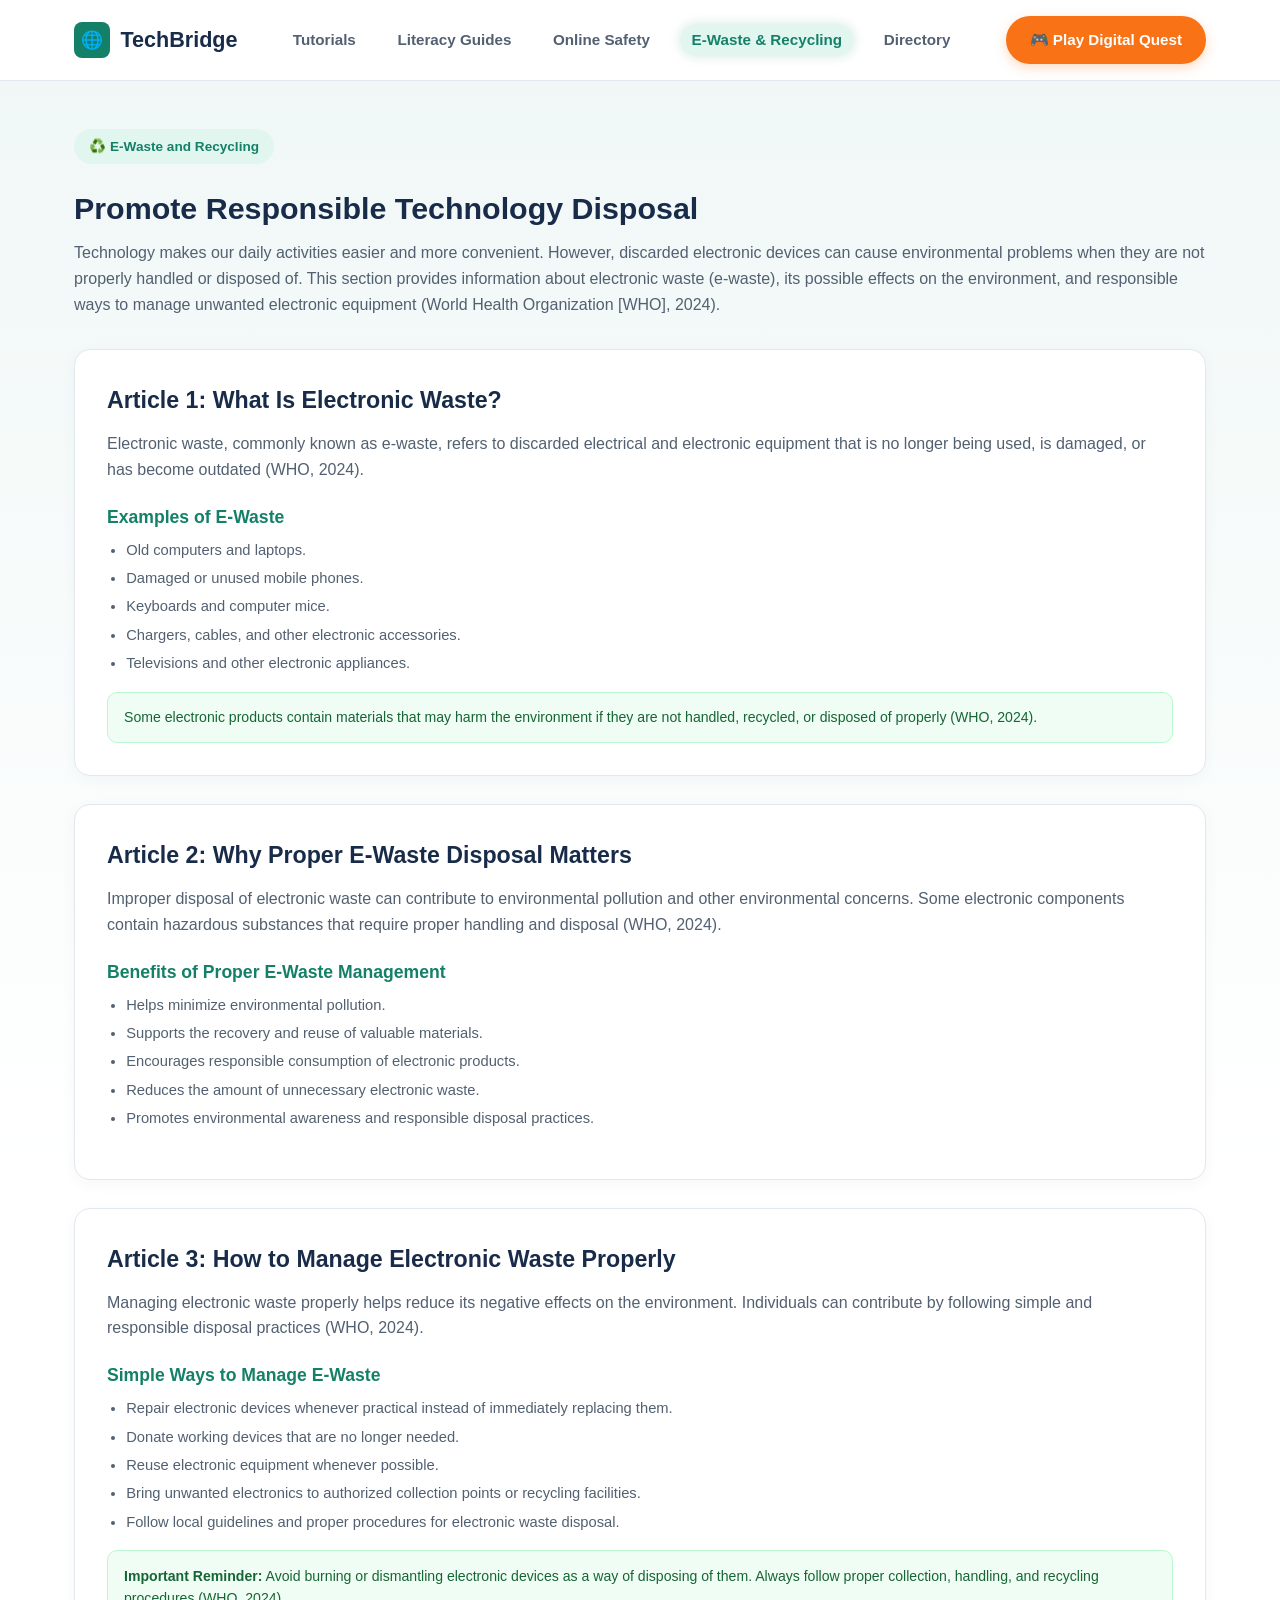
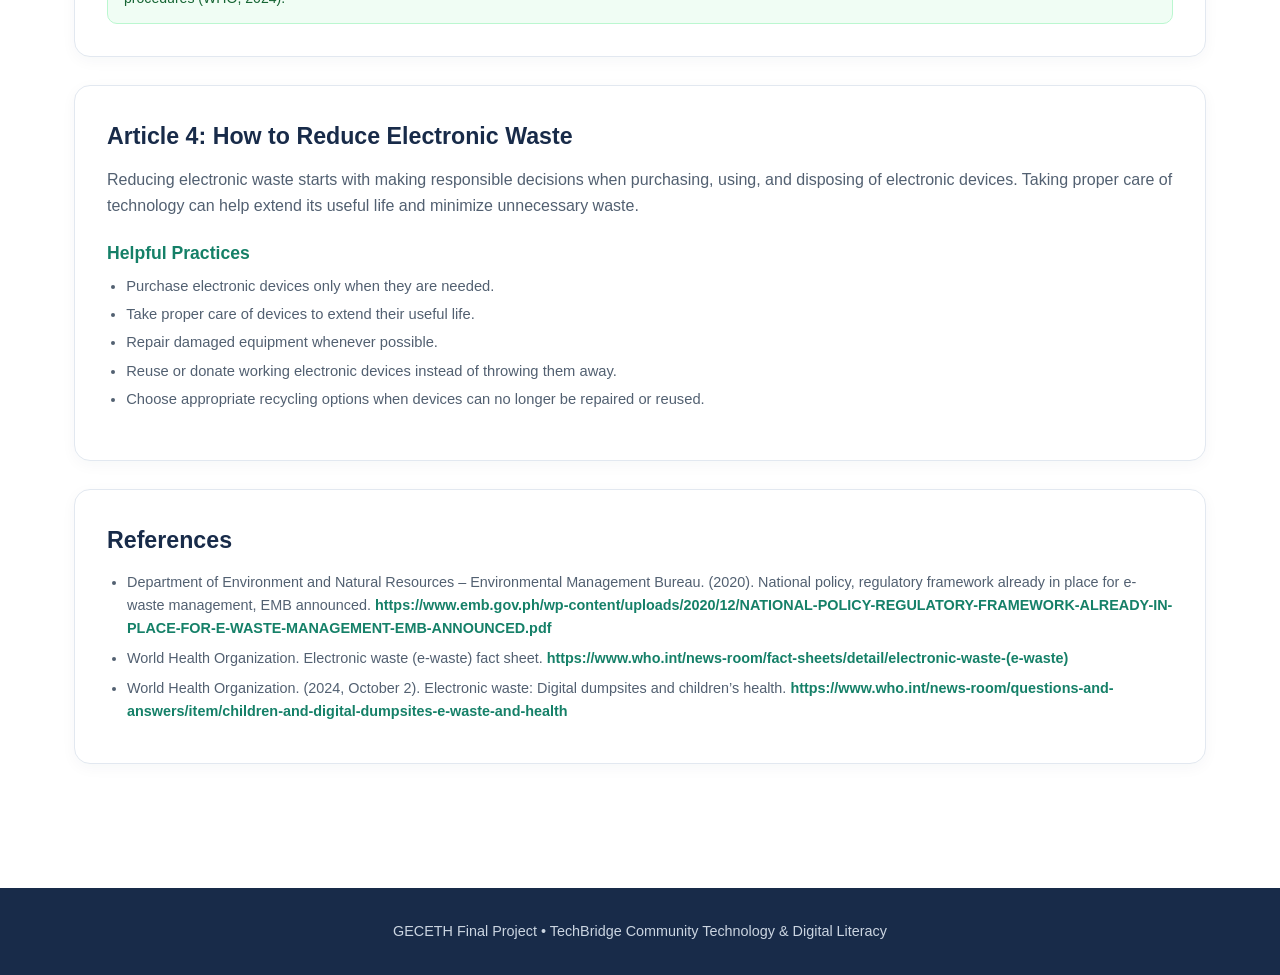
<file: ewaste.html>
<!DOCTYPE html>
<html lang="en">
<head>
  <meta charset="UTF-8">
  <meta name="viewport" content="width=device-width, initial-scale=1.0">
  <meta name="theme-color" content="#158068">
  <title>E-Waste and Recycling — Promote Responsible Technology Disposal | TechBridge</title>
  <link rel="stylesheet" href="style.css">
</head>
<body>
  <header>
    <div class="nav-container">
      <a href="index.html" class="brand"><span class="brand-icon">🌐</span> TechBridge</a>
      <button class="nav-toggle" type="button" aria-label="Toggle menu" aria-expanded="false" aria-controls="site-nav">☰</button>
      <nav id="site-nav" aria-label="Main">
        <ul>
          <li><a href="tutorials.html">Tutorials</a></li>
          <li><a href="literacy.html">Literacy Guides</a></li>
          <li><a href="safety.html">Online Safety</a></li>
          <li><a href="ewaste.html" class="active">E-Waste &amp; Recycling</a></li>
          <li><a href="directory.html">Directory</a></li>
        </ul>
      </nav>
      <a href="quiz.html" class="btn-orange">🎮 Play Digital Quest</a>
    </div>
  </header>

  <main class="container">
    <div class="pill-badge">♻️ E-Waste and Recycling</div>
    <h1 class="section-title">Promote Responsible Technology Disposal</h1>
    <p class="section-subtitle">Technology makes our daily activities easier and more convenient. However, discarded electronic devices can cause environmental problems when they are not properly handled or disposed of. This section provides information about electronic waste (e-waste), its possible effects on the environment, and responsible ways to manage unwanted electronic equipment (World Health Organization [WHO], 2024).</p>

    <article class="guide-article">
      <h2>Article 1: What Is Electronic Waste?</h2>
      <p style="color: var(--text-body); margin-bottom: 1rem;">Electronic waste, commonly known as e-waste, refers to discarded electrical and electronic equipment that is no longer being used, is damaged, or has become outdated (WHO, 2024).</p>
      <h3>Examples of E-Waste</h3>
      <ul class="detail-list">
        <li>Old computers and laptops.</li>
        <li>Damaged or unused mobile phones.</li>
        <li>Keyboards and computer mice.</li>
        <li>Chargers, cables, and other electronic accessories.</li>
        <li>Televisions and other electronic appliances.</li>
      </ul>
      <div class="tips-tipbox">Some electronic products contain materials that may harm the environment if they are not handled, recycled, or disposed of properly (WHO, 2024).</div>
    </article>

    <article class="guide-article">
      <h2>Article 2: Why Proper E-Waste Disposal Matters</h2>
      <p style="color: var(--text-body); margin-bottom: 1rem;">Improper disposal of electronic waste can contribute to environmental pollution and other environmental concerns. Some electronic components contain hazardous substances that require proper handling and disposal (WHO, 2024).</p>
      <h3>Benefits of Proper E-Waste Management</h3>
      <ul class="detail-list">
        <li>Helps minimize environmental pollution.</li>
        <li>Supports the recovery and reuse of valuable materials.</li>
        <li>Encourages responsible consumption of electronic products.</li>
        <li>Reduces the amount of unnecessary electronic waste.</li>
        <li>Promotes environmental awareness and responsible disposal practices.</li>
      </ul>
    </article>

    <article class="guide-article">
      <h2>Article 3: How to Manage Electronic Waste Properly</h2>
      <p style="color: var(--text-body); margin-bottom: 1rem;">Managing electronic waste properly helps reduce its negative effects on the environment. Individuals can contribute by following simple and responsible disposal practices (WHO, 2024).</p>
      <h3>Simple Ways to Manage E-Waste</h3>
      <ul class="detail-list">
        <li>Repair electronic devices whenever practical instead of immediately replacing them.</li>
        <li>Donate working devices that are no longer needed.</li>
        <li>Reuse electronic equipment whenever possible.</li>
        <li>Bring unwanted electronics to authorized collection points or recycling facilities.</li>
        <li>Follow local guidelines and proper procedures for electronic waste disposal.</li>
      </ul>
      <div class="tips-tipbox"><strong>Important Reminder:</strong> Avoid burning or dismantling electronic devices as a way of disposing of them. Always follow proper collection, handling, and recycling procedures (WHO, 2024).</div>
    </article>

    <article class="guide-article">
      <h2>Article 4: How to Reduce Electronic Waste</h2>
      <p style="color: var(--text-body); margin-bottom: 1rem;">Reducing electronic waste starts with making responsible decisions when purchasing, using, and disposing of electronic devices. Taking proper care of technology can help extend its useful life and minimize unnecessary waste.</p>
      <h3>Helpful Practices</h3>
      <ul class="detail-list">
        <li>Purchase electronic devices only when they are needed.</li>
        <li>Take proper care of devices to extend their useful life.</li>
        <li>Repair damaged equipment whenever possible.</li>
        <li>Reuse or donate working electronic devices instead of throwing them away.</li>
        <li>Choose appropriate recycling options when devices can no longer be repaired or reused.</li>
      </ul>
    </article>

    <article class="guide-article">
      <h2>References</h2>
      <ul class="ref-links">
        <li>Department of Environment and Natural Resources – Environmental Management Bureau. (2020). National policy, regulatory framework already in place for e-waste management, EMB announced. <a href="https://www.emb.gov.ph/wp-content/uploads/2020/12/NATIONAL-POLICY-REGULATORY-FRAMEWORK-ALREADY-IN-PLACE-FOR-E-WASTE-MANAGEMENT-EMB-ANNOUNCED.pdf" target="_blank" rel="noopener">https://www.emb.gov.ph/wp-content/uploads/2020/12/NATIONAL-POLICY-REGULATORY-FRAMEWORK-ALREADY-IN-PLACE-FOR-E-WASTE-MANAGEMENT-EMB-ANNOUNCED.pdf</a></li>
        <li>World Health Organization. Electronic waste (e-waste) fact sheet. <a href="https://www.who.int/news-room/fact-sheets/detail/electronic-waste-(e-waste)" target="_blank" rel="noopener">https://www.who.int/news-room/fact-sheets/detail/electronic-waste-(e-waste)</a></li>
        <li>World Health Organization. (2024, October 2). Electronic waste: Digital dumpsites and children’s health. <a href="https://www.who.int/news-room/questions-and-answers/item/children-and-digital-dumpsites-e-waste-and-health" target="_blank" rel="noopener">https://www.who.int/news-room/questions-and-answers/item/children-and-digital-dumpsites-e-waste-and-health</a></li>
      </ul>
    </article>
  </main>

  <footer>
    <p>GECETH Final Project &bull; TechBridge Community Technology &amp; Digital Literacy</p>
  </footer>
  <script src="menu.js"></script>
</body>
</html>
</file>
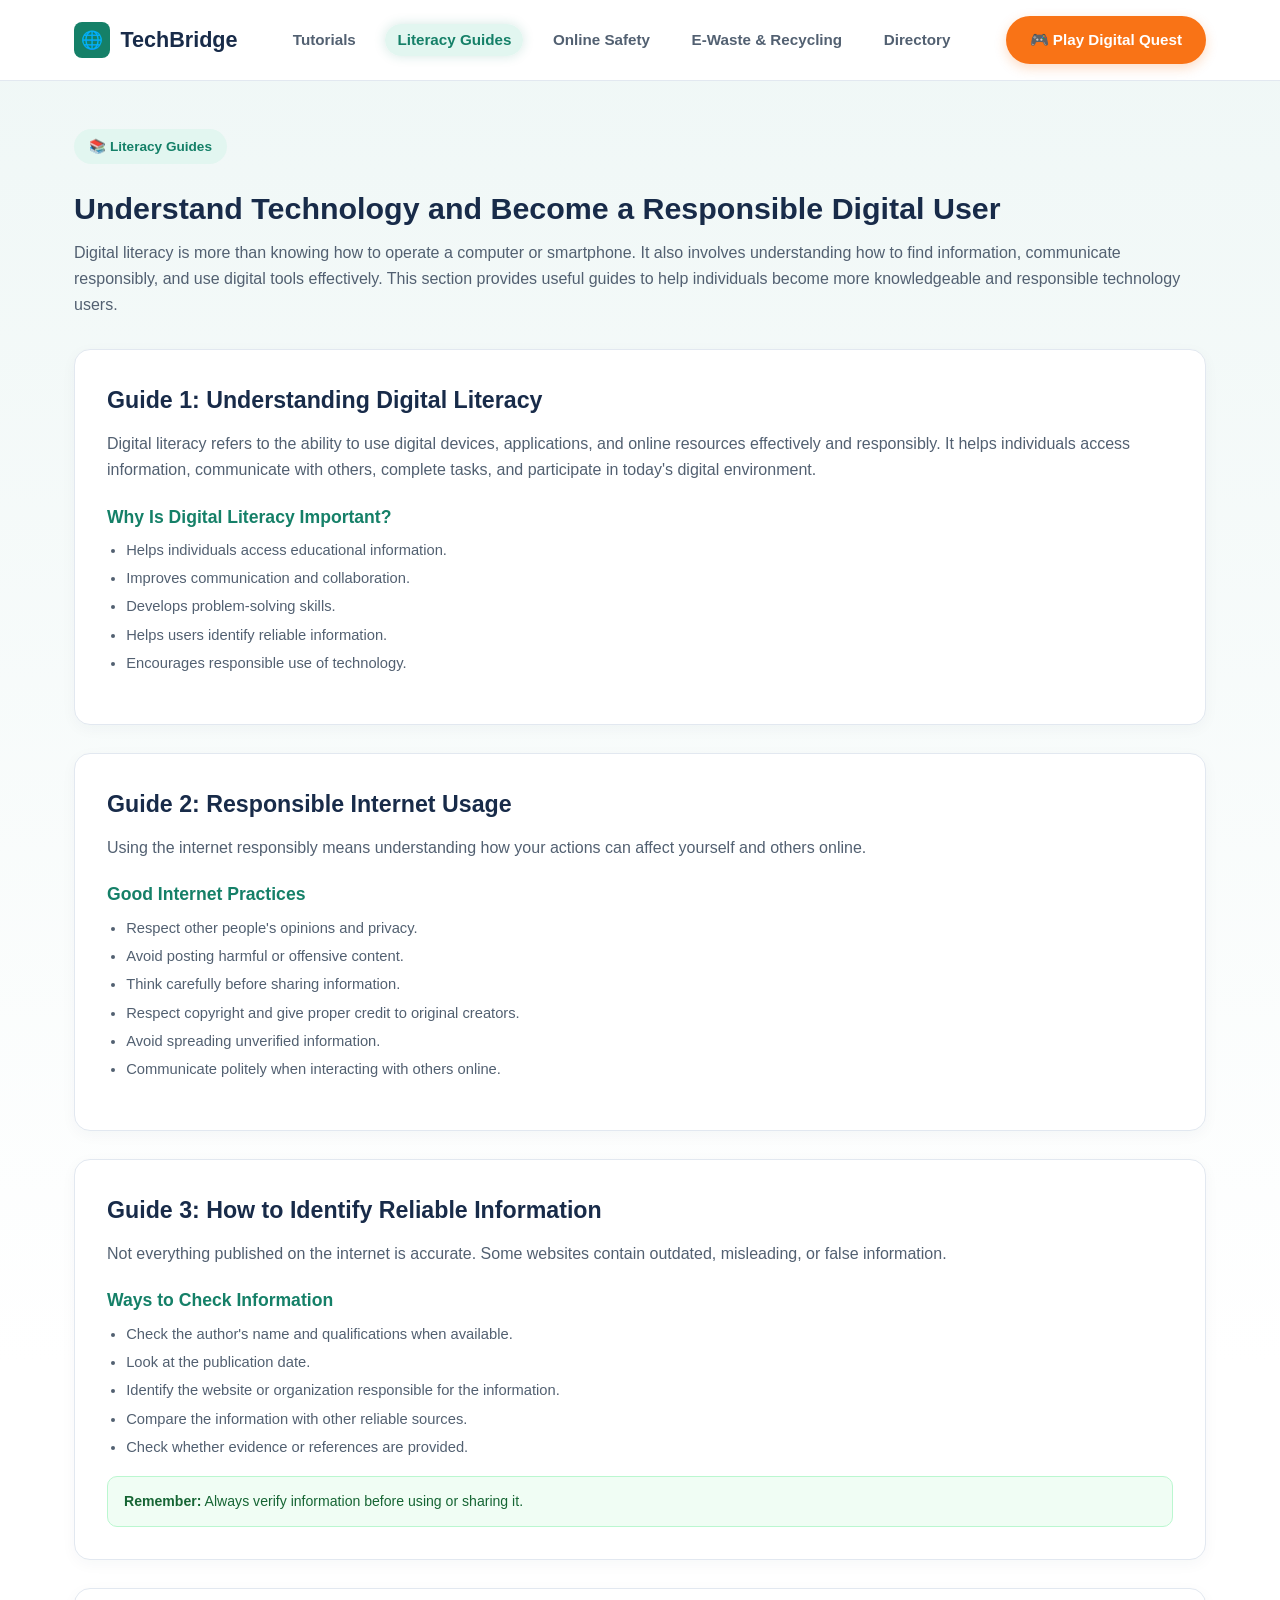
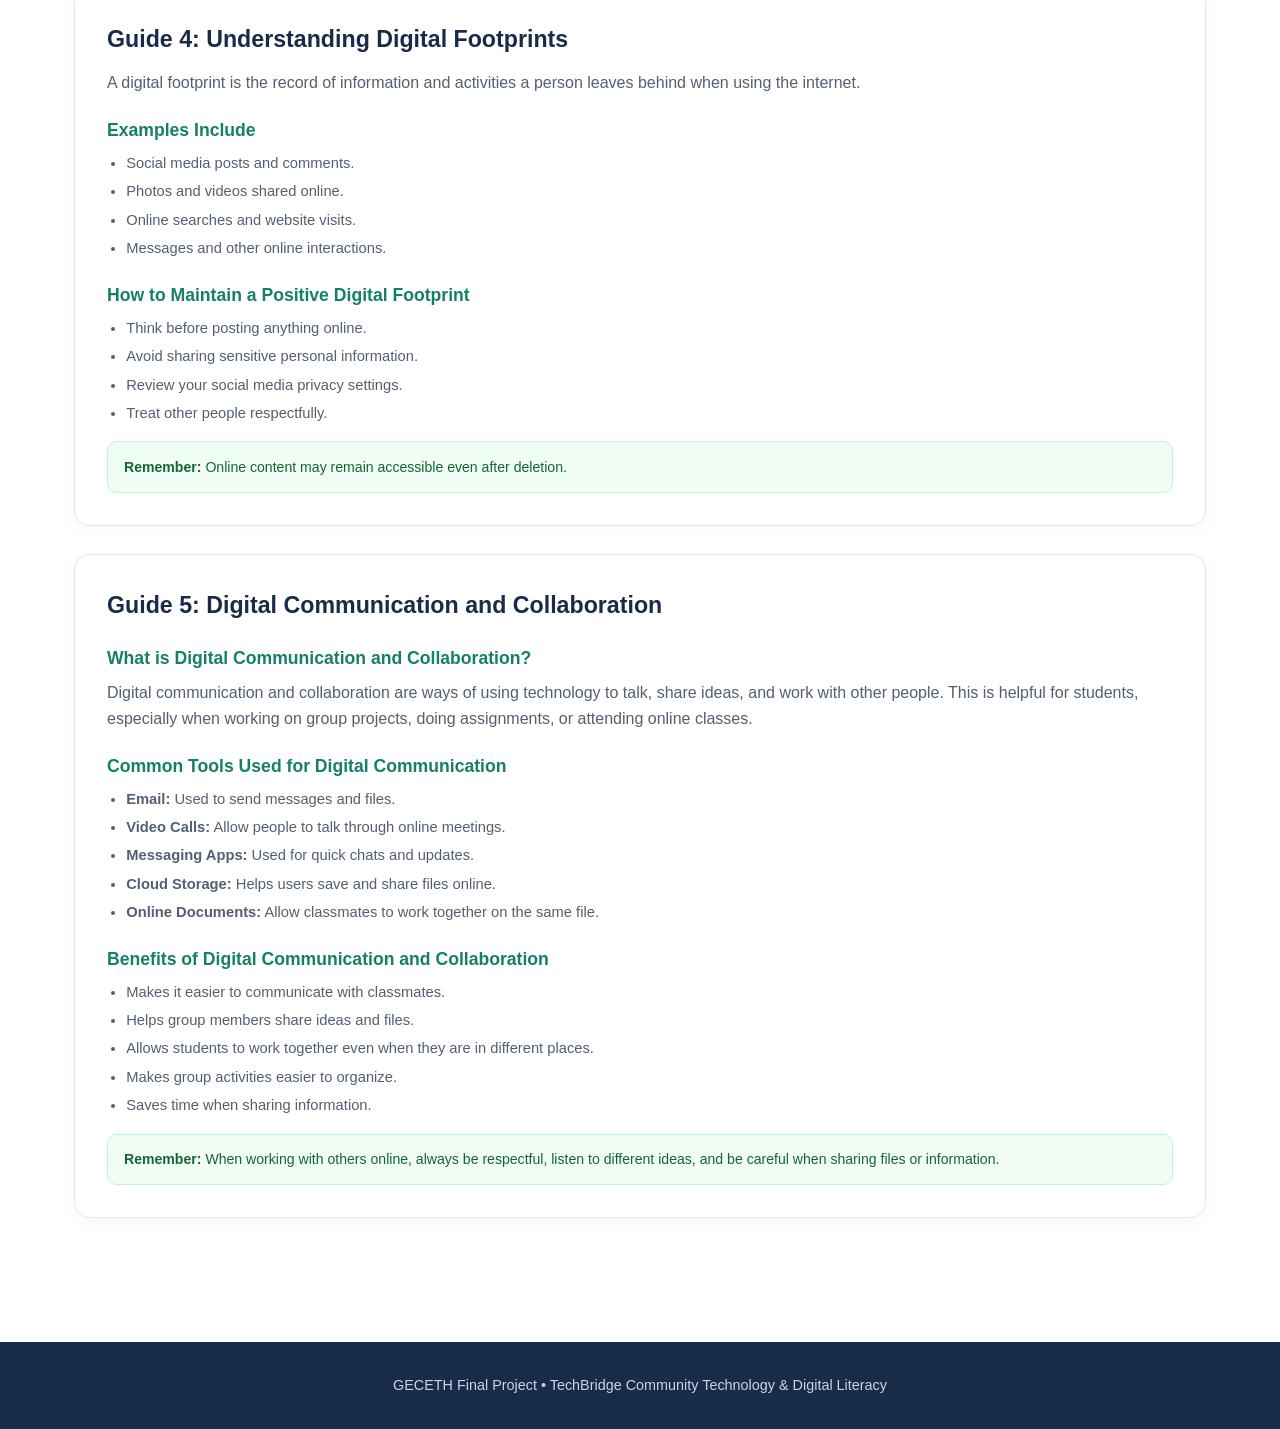
<file: literacy.html>
<!DOCTYPE html>
<html lang="en">
<head>
  <meta charset="UTF-8">
  <meta name="viewport" content="width=device-width, initial-scale=1.0">
  <meta name="theme-color" content="#158068">
  <title>Literacy Guides — Understand Technology and Become a Responsible Digital User | TechBridge</title>
  <link rel="stylesheet" href="style.css">
</head>
<body>
  <header>
    <div class="nav-container">
      <a href="index.html" class="brand"><span class="brand-icon">🌐</span> TechBridge</a>
      <button class="nav-toggle" type="button" aria-label="Toggle menu" aria-expanded="false" aria-controls="site-nav">☰</button>
      <nav id="site-nav" aria-label="Main">
        <ul>
          <li><a href="tutorials.html">Tutorials</a></li>
          <li><a href="literacy.html" class="active">Literacy Guides</a></li>
          <li><a href="safety.html">Online Safety</a></li>
          <li><a href="ewaste.html">E-Waste &amp; Recycling</a></li>
          <li><a href="directory.html">Directory</a></li>
        </ul>
      </nav>
      <a href="quiz.html" class="btn-orange">🎮 Play Digital Quest</a>
    </div>
  </header>

  <main class="container">
    <div class="pill-badge">📚 Literacy Guides</div>
    <h1 class="section-title">Understand Technology and Become a Responsible Digital User</h1>
    <p class="section-subtitle">Digital literacy is more than knowing how to operate a computer or smartphone. It also involves understanding how to find information, communicate responsibly, and use digital tools effectively. This section provides useful guides to help individuals become more knowledgeable and responsible technology users.</p>

    <article class="guide-article">
      <h2>Guide 1: Understanding Digital Literacy</h2>
      <p style="color: var(--text-body); margin-bottom: 1rem;">Digital literacy refers to the ability to use digital devices, applications, and online resources effectively and responsibly. It helps individuals access information, communicate with others, complete tasks, and participate in today's digital environment.</p>
      <h3>Why Is Digital Literacy Important?</h3>
      <ul class="detail-list">
        <li>Helps individuals access educational information.</li>
        <li>Improves communication and collaboration.</li>
        <li>Develops problem-solving skills.</li>
        <li>Helps users identify reliable information.</li>
        <li>Encourages responsible use of technology.</li>
      </ul>
    </article>

    <article class="guide-article">
      <h2>Guide 2: Responsible Internet Usage</h2>
      <p style="color: var(--text-body); margin-bottom: 1rem;">Using the internet responsibly means understanding how your actions can affect yourself and others online.</p>
      <h3>Good Internet Practices</h3>
      <ul class="detail-list">
        <li>Respect other people's opinions and privacy.</li>
        <li>Avoid posting harmful or offensive content.</li>
        <li>Think carefully before sharing information.</li>
        <li>Respect copyright and give proper credit to original creators.</li>
        <li>Avoid spreading unverified information.</li>
        <li>Communicate politely when interacting with others online.</li>
      </ul>
    </article>

    <article class="guide-article">
      <h2>Guide 3: How to Identify Reliable Information</h2>
      <p style="color: var(--text-body); margin-bottom: 1rem;">Not everything published on the internet is accurate. Some websites contain outdated, misleading, or false information.</p>
      <h3>Ways to Check Information</h3>
      <ul class="detail-list">
        <li>Check the author's name and qualifications when available.</li>
        <li>Look at the publication date.</li>
        <li>Identify the website or organization responsible for the information.</li>
        <li>Compare the information with other reliable sources.</li>
        <li>Check whether evidence or references are provided.</li>
      </ul>
      <div class="tips-tipbox"><strong>Remember:</strong> Always verify information before using or sharing it.</div>
    </article>

    <article class="guide-article">
      <h2>Guide 4: Understanding Digital Footprints</h2>
      <p style="color: var(--text-body); margin-bottom: 1rem;">A digital footprint is the record of information and activities a person leaves behind when using the internet.</p>
      <h3>Examples Include</h3>
      <ul class="detail-list">
        <li>Social media posts and comments.</li>
        <li>Photos and videos shared online.</li>
        <li>Online searches and website visits.</li>
        <li>Messages and other online interactions.</li>
      </ul>
      <h3>How to Maintain a Positive Digital Footprint</h3>
      <ul class="detail-list">
        <li>Think before posting anything online.</li>
        <li>Avoid sharing sensitive personal information.</li>
        <li>Review your social media privacy settings.</li>
        <li>Treat other people respectfully.</li>
      </ul>
      <div class="tips-tipbox"><strong>Remember:</strong> Online content may remain accessible even after deletion.</div>
    </article>

    <article class="guide-article">
      <h2>Guide 5: Digital Communication and Collaboration</h2>
      <h3>What is Digital Communication and Collaboration?</h3>
      <p style="color: var(--text-body); margin-bottom: 1rem;">Digital communication and collaboration are ways of using technology to talk, share ideas, and work with other people. This is helpful for students, especially when working on group projects, doing assignments, or attending online classes.</p>
      <h3>Common Tools Used for Digital Communication</h3>
      <ul class="detail-list">
        <li><strong>Email:</strong> Used to send messages and files.</li>
        <li><strong>Video Calls:</strong> Allow people to talk through online meetings.</li>
        <li><strong>Messaging Apps:</strong> Used for quick chats and updates.</li>
        <li><strong>Cloud Storage:</strong> Helps users save and share files online.</li>
        <li><strong>Online Documents:</strong> Allow classmates to work together on the same file.</li>
      </ul>
      <h3>Benefits of Digital Communication and Collaboration</h3>
      <ul class="detail-list">
        <li>Makes it easier to communicate with classmates.</li>
        <li>Helps group members share ideas and files.</li>
        <li>Allows students to work together even when they are in different places.</li>
        <li>Makes group activities easier to organize.</li>
        <li>Saves time when sharing information.</li>
      </ul>
      <div class="tips-tipbox"><strong>Remember:</strong> When working with others online, always be respectful, listen to different ideas, and be careful when sharing files or information.</div>
    </article>
  </main>

  <footer>
    <p>GECETH Final Project &bull; TechBridge Community Technology &amp; Digital Literacy</p>
  </footer>
  <script src="menu.js"></script>
</body>
</html>
</file>
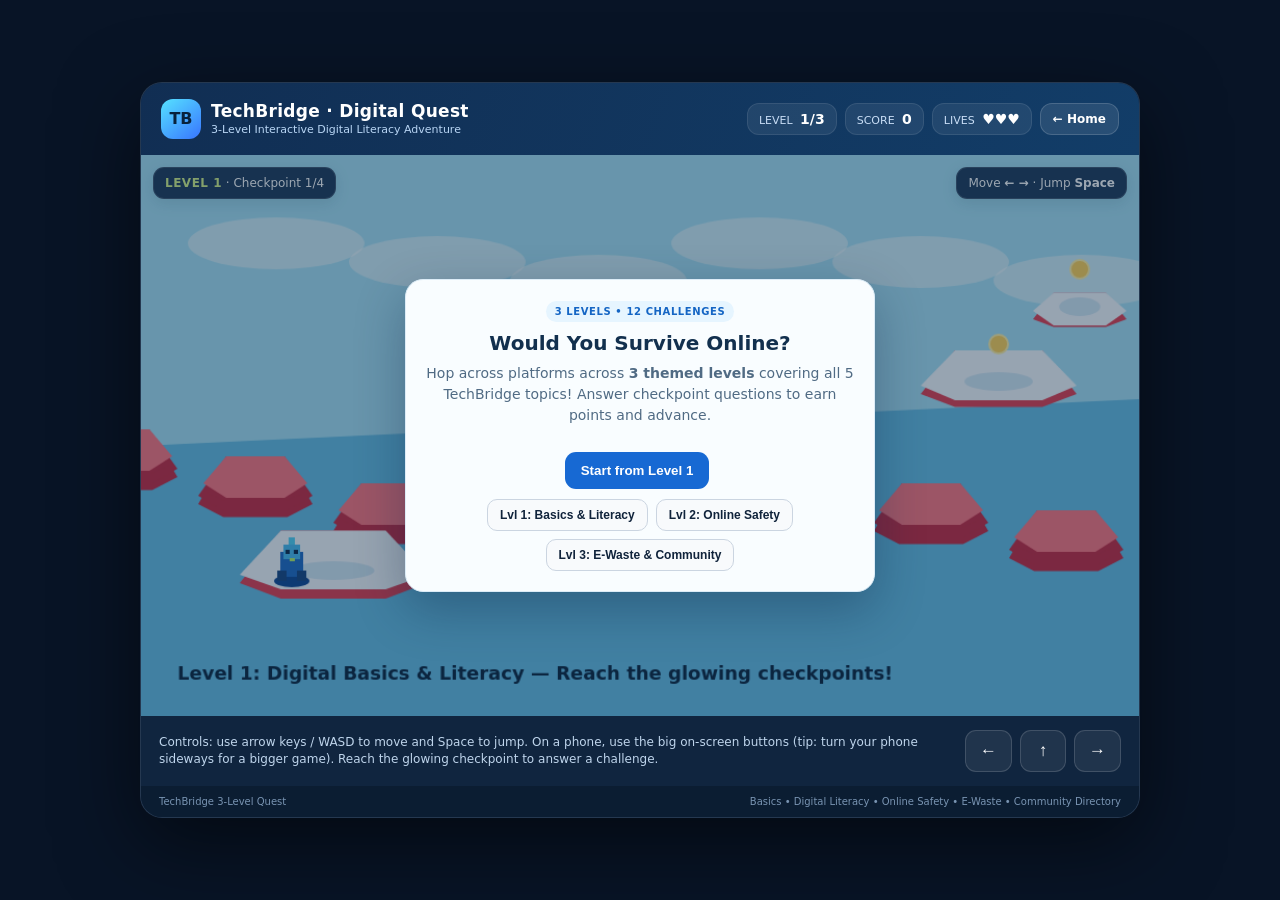
<file: quiz.html>
<!DOCTYPE html>
<html lang="en">
<head>
<meta charset="UTF-8" />
<meta name="viewport" content="width=device-width, initial-scale=1.0" />
<title>TechBridge — Digital Quest (3 Levels)</title>
<style>
:root{--ink:#10233b;--blue:#1269dc;--cyan:#48c8f5;--lime:#b9f36a;--paper:#f6fbff;--muted:#6c829a;--red:#ff6b6b}
*{box-sizing:border-box}body{margin:0;font-family:system-ui,-apple-system,Segoe UI,Roboto,sans-serif;background:#081426;color:#fff;display:grid;min-height:100vh;place-items:center;padding:14px}
.shell{width:min(100%,1000px);border-radius:22px;overflow:hidden;background:#10253f;box-shadow:0 25px 80px #0008;border:1px solid #ffffff16}
.top{display:flex;align-items:center;justify-content:space-between;padding:16px 20px;background:linear-gradient(110deg,#112e53,#123d68);gap:10px;flex-wrap:wrap}.brand{display:flex;align-items:center;gap:10px}.logo{width:40px;height:40px;border-radius:12px;background:linear-gradient(140deg,#56e2ff,#3875ff);display:grid;place-items:center;font-weight:900;color:#08223d}.brand h1{font-size:17px;margin:0;letter-spacing:.3px}.brand p{font-size:11px;color:#b9d6f5;margin:2px 0 0}.stats{display:flex;gap:8px;align-items:center;flex-wrap:wrap}.stat{padding:7px 11px;background:#ffffff12;border:1px solid #ffffff17;border-radius:12px;font-size:11px;color:#c8ddf5}.stat strong{color:#fff;font-size:14px;margin-left:4px}
.home-link{padding:8px 12px;background:#ffffff18;border:1px solid #ffffff28;border-radius:12px;color:#fff;text-decoration:none;font-size:12px;font-weight:700;transition:.2s}.home-link:hover{background:#ffffff28}
.game-wrap{position:relative;background:#a6dff5;overflow:hidden}.game{display:block;width:100%;height:auto;aspect-ratio:16/9;background:#a6dff5}.hud{position:absolute;top:12px;left:12px;right:12px;display:flex;justify-content:space-between;pointer-events:none;gap:8px}.hud-chip{background:#0b2344d9;border:1px solid #ffffff22;border-radius:11px;padding:8px 11px;font-size:12px;box-shadow:0 4px 15px #133a5320}.mission-label{font-weight:700;color:#d6f58b;letter-spacing:.5px}.overlay{position:absolute;inset:0;display:flex;align-items:center;justify-content:center;padding:14px;background:#06203b65}.panel{width:min(470px,95%);background:#f9fdff;color:#12304e;border-radius:18px;box-shadow:0 18px 50px #08254455;padding:20px;border:1px solid #dcecf7}.panel h2{margin:0 0 8px;font-size:20px}.panel p{margin:0 0 14px;color:#506b84;font-size:13px;line-height:1.5}.badge{display:inline-block;background:#e6f5ff;color:#1465c4;border-radius:100px;padding:5px 9px;font-size:10px;font-weight:800;letter-spacing:.6px;margin-bottom:9px}.answers{display:grid;gap:8px}.answer{border:1px solid #d6e5f1;border-radius:12px;padding:11px 12px;background:white;text-align:left;font:inherit;color:#183854;cursor:pointer;transition:.15s}@media(hover:hover){.answers:not(.fresh) .answer:not(:disabled):hover{border-color:#4aa3f5;background:#f1f9ff;transform:translateY(-1px)}}.answer:not(:disabled):active{border-color:#1769d3;background:#e3f1ff}.answer:disabled{cursor:default;opacity:.95}.feedback{margin-top:10px;padding:10px 12px;border-radius:11px;font-size:12px;line-height:1.45}.feedback.good{background:#e7f9e8;color:#225b30}.feedback.bad{background:#fff0e8;color:#8a4824}.action{border:0;border-radius:11px;padding:11px 16px;background:#1769d3;color:white;font-weight:750;cursor:pointer;margin-top:12px;margin-right:6px}.action:hover{filter:brightness(1.06)}.action.secondary{background:#e2e8f0;color:#182b49}.level-select{display:flex;gap:8px;justify-content:center;flex-wrap:wrap;margin-top:10px}.level-btn{border:1px solid #cbd5e1;background:#f8fafc;color:#10233b;padding:8px 12px;border-radius:10px;font-size:12px;font-weight:700;cursor:pointer;transition:.15s}.level-btn:hover{border-color:#1769d3;background:#eff6ff}.start-panel{text-align:center}.start-panel p{font-size:14px}.controls{display:flex;align-items:center;justify-content:space-between;gap:12px;padding:14px 18px;background:#10253f}.help{font-size:12px;color:#bfd5ec;line-height:1.45}.pad{display:flex;gap:8px}.pad button{background:#ffffff12;border:1px solid #ffffff25;color:white;border-radius:11px;padding:10px 14px;font-size:17px;min-width:46px;cursor:pointer;touch-action:manipulation}.pad button:active{background:#2b73c8}.footer{padding:10px 18px;background:#0b1d32;color:#7994b2;font-size:10px;display:flex;justify-content:space-between;gap:8px;flex-wrap:wrap}.hide{display:none!important}
@media(max-width:600px){body{padding:6px}.shell{border-radius:15px}.top{padding:12px}.brand h1{font-size:15px}.stats{gap:5px}.stat{padding:6px 8px;font-size:10px}.stat strong{font-size:12px}.controls{padding:10px 12px}.help{font-size:10px;max-width:48%}.pad button{min-width:40px;padding:9px 11px}.panel{padding:15px}.panel h2{font-size:17px}.answer{padding:10px;font-size:13px}}

/* ---- Mobile improvements ---- */
.pad button,.answer,.action,.level-btn{-webkit-user-select:none;user-select:none;-webkit-touch-callout:none;-webkit-tap-highlight-color:transparent}
@media(max-width:700px){
body{display:block;padding:6px;min-height:100dvh}
.shell{width:100%}
.overlay{position:fixed;inset:0;z-index:50;overflow-y:auto;align-items:flex-start;background:#06203bdd;padding:12px}
.panel{margin:auto;width:100%}
.hud{top:6px;left:6px;right:6px}.hud-chip{font-size:10px;padding:5px 8px}.hud .hud-chip:last-child{display:none}
.controls{flex-direction:column;align-items:stretch;padding:12px}
.help{max-width:none;text-align:center}
.pad{justify-content:center;gap:14px}
.pad button{flex:1;max-width:100px;min-height:62px;font-size:24px}
.answer{min-height:48px}.action{min-height:46px}.level-btn{min-height:42px}.home-link{padding:10px 14px}
}
@media(max-height:520px) and (orientation:landscape){.game{width:auto;max-width:100%;max-height:68vh;margin:0 auto}}
</style>
</head>
<body>
<div class="shell">
 <header class="top">
  <div class="brand"><div class="logo">TB</div><div><h1>TechBridge · Digital Quest</h1><p>3-Level Interactive Digital Literacy Adventure</p></div></div>
  <div class="stats">
    <div class="stat">LEVEL <strong id="levelStat">1/3</strong></div>
    <div class="stat">SCORE <strong id="score">0</strong></div>
    <div class="stat">LIVES <strong id="lives">♥♥♥</strong></div>
    <a href="index.html" class="home-link">← Home</a>
  </div>
 </header>
 <div class="game-wrap">
  <canvas class="game" id="game" width="960" height="540" aria-label="Digital Quest game scene"></canvas>
  <div class="hud"><div class="hud-chip"><span class="mission-label" id="mission">LEVEL 1</span> <span id="progress">· Checkpoint 1/4</span></div><div class="hud-chip">Move <b>← →</b> · Jump <b>Space</b></div></div>

  <!-- Intro Overlay -->
  <div class="overlay" id="intro">
    <div class="panel start-panel">
      <div class="badge">3 LEVELS &bull; 12 CHALLENGES</div>
      <h2>Would You Survive Online?</h2>
      <p>Hop across platforms across <strong>3 themed levels</strong> covering all 5 TechBridge topics! Answer checkpoint questions to earn points and advance.</p>
      <button class="action" id="start">Start from Level 1</button>
      <div class="level-select">
        <button class="level-btn" onclick="startLevel(0)">Lvl 1: Basics &amp; Literacy</button>
        <button class="level-btn" onclick="startLevel(1)">Lvl 2: Online Safety</button>
        <button class="level-btn" onclick="startLevel(2)">Lvl 3: E-Waste &amp; Community</button>
      </div>
    </div>
  </div>

  <!-- Quiz Checkpoint Overlay -->
  <div class="overlay hide" id="quizOverlay">
    <div class="panel">
      <div class="badge" id="quizBadge">CHECKPOINT</div>
      <h2 id="qTitle">Challenge</h2>
      <p id="question">Question text</p>
      <div class="answers" id="answers"></div>
      <div id="feedback" class="feedback hide"></div>
      <button class="action hide" id="next">Continue</button>
    </div>
  </div>

  <!-- Level Complete Overlay -->
  <div class="overlay hide" id="levelOverlay">
    <div class="panel start-panel">
      <div class="badge" id="levelBadge">LEVEL CLEARED</div>
      <h2 id="levelTitle">Stage Complete!</h2>
      <p id="levelText"></p>
      <button class="action" id="nextLevelBtn">Continue to Next Level →</button>
    </div>
  </div>

  <!-- Final End Overlay -->
  <div class="overlay hide" id="endOverlay">
    <div class="panel start-panel">
      <div class="badge">QUEST COMPLETE</div>
      <h2 id="endTitle">Nice work!</h2>
      <p id="endText"></p>
      <button class="action" id="restart">Play Again from Level 1</button>
    </div>
  </div>
 </div>
 <div class="controls"><div class="help">Controls: use arrow keys / WASD to move and Space to jump. On a phone, use the big on-screen buttons (tip: turn your phone sideways for a bigger game). Reach the glowing checkpoint to answer a challenge.</div><div class="pad"><button id="left" aria-label="Move left">←</button><button id="jump" aria-label="Jump">↑</button><button id="right" aria-label="Move right">→</button></div></div>
 <div class="footer"><span>TechBridge 3-Level Quest</span><span>Basics • Digital Literacy • Online Safety • E-Waste • Community Directory</span></div>
</div>
<script>
const canvas=document.getElementById('game'),ctx=canvas.getContext('2d');
const scoreEl=document.getElementById('score'),livesEl=document.getElementById('lives'),levelStatEl=document.getElementById('levelStat'),missionEl=document.getElementById('mission'),progressEl=document.getElementById('progress');
const intro=document.getElementById('intro'),quizOverlay=document.getElementById('quizOverlay'),levelOverlay=document.getElementById('levelOverlay'),endOverlay=document.getElementById('endOverlay');

const levels = [
  {
    name: "Level 1: Digital Basics & Literacy",
    skyTop: "#a8e3f6",
    skyBottom: "#68bfe6",
    islandTop: "#ff7883",
    islandSide: "#c82f45",
    platSide: "#e34254",
    platforms: [
      {x:95,y:412,w:180,h:28},
      {x:310,y:354,w:180,h:28},
      {x:526,y:292,w:180,h:28},
      {x:750,y:230,w:150,h:28},
      {x:858,y:158,w:90,h:28}
    ],
    quizzes: [
      {title:'L1 · Checkpoint 1 · Safe Browsing',question:'You want to visit an official government website. How can you tell the connection is encrypted and safer?',choices:['The page has lots of flashing ads','There is a padlock icon / https:// in the address bar','The link was forwarded in a random group chat','It asks you to download an unknown file first'],answer:1,why:'A padlock icon and https:// show that the connection between your browser and the website is encrypted.'},
      {title:'L1 · Checkpoint 2 · File Management',question:'Where is the best place to organize school forms and important PDFs on a computer so you do not lose them?',choices:['Leave everything inside the Recycle Bin','Create clearly named folders inside Documents','Rename every file to "untitled"','Save them only inside temporary browser tabs'],answer:1,why:'Creating labeled folders inside your Documents folder keeps files organized and easy to find later.'},
      {title:'L1 · Checkpoint 3 · Spotting Fake News',question:'A shocking post claims free cash is being given away if you click a link immediately. What should you do first?',choices:['Share it to all your contacts right away','Check official news outlets or the agency’s verified page','Enter your bank details to claim it','Trust it because it has many likes'],answer:1,why:'Always verify sensational claims using official websites or trusted news organizations before sharing or clicking.'},
      {title:'L1 · Checkpoint 4 · Using AI Tools',question:'An AI tool gives you facts and citations for a school task. What should you do before using them?',choices:['Copy them directly without checking','Assume citations are real if they look formal','Verify the claims and sources, then write in your own words','Remove the citations to make the answer shorter'],answer:2,why:'AI can make mistakes or invent references. Check sources and explain the information in your own understanding.'}
    ]
  },
  {
    name: "Level 2: Cyber & Online Safety",
    skyTop: "#fde68a",
    skyBottom: "#f59e0b",
    islandTop: "#34d399",
    islandSide: "#059669",
    platSide: "#0f766e",
    platforms: [
      {x:85,y:420,w:175,h:28},
      {x:295,y:345,w:165,h:28},
      {x:500,y:390,w:170,h:28},
      {x:705,y:305,w:165,h:28},
      {x:845,y:210,w:100,h:28}
    ],
    quizzes: [
      {title:'L2 · Checkpoint 1 · The Suspicious Forward',question:'A friend sends a chain message: “Forward this to 10 people or your account will be deleted.” What is the safest response?',choices:['Forward it quickly so nothing happens','Open any link attached to prove it is real','Delete it and contact your friend through another method if needed','Reply with your password to confirm your account'],answer:2,why:'Chain messages that pressure you to forward or click are suspicious. Delete it and verify separately if your friend’s account was hacked.'},
      {title:'L2 · Checkpoint 2 · The OTP Request',question:'A caller claims to be support staff and asks for the one-time password (OTP) sent to your phone. What should you do?',choices:['Share it because they know your name','Hang up and contact the organization using its official channel','Send a screenshot of the OTP instead','Ask them to call again and give it later'],answer:1,why:'Never share an OTP. Contact the organization through a number or website you independently know is official.'},
      {title:'L2 · Checkpoint 3 · Strong Passwords',question:'Which of these is the strongest password for your primary email account?',choices:['juandelacruz2005','password123','T@guig_Tech#2026!','12345678'],answer:2,why:'Long passphrases combining uppercase, lowercase, numbers, and symbols are much harder for attackers to guess.'},
      {title:'L2 · Checkpoint 4 · Public Wi-Fi Safety',question:'You are connected to free public Wi-Fi at a plaza or café. What should you avoid doing?',choices:['Reading public digital literacy guides','Checking weather updates','Logging into online banking or shopping accounts','Looking up library hours'],answer:2,why:'Public Wi-Fi networks are shared; avoid sensitive transactions like online banking or entering passwords on them.'}
    ]
  },
  {
    name: "Level 3: E-Waste & Community Hub",
    skyTop: "#c4b5fd",
    skyBottom: "#6366f1",
    islandTop: "#38bdf8",
    islandSide: "#0284c7",
    platSide: "#1d4ed8",
    platforms: [
      {x:80,y:410,w:170,h:28},
      {x:280,y:330,w:160,h:28},
      {x:475,y:250,w:160,h:28},
      {x:675,y:320,w:165,h:28},
      {x:845,y:225,w:105,h:28}
    ],
    quizzes: [
      {title:'L3 · Checkpoint 1 · Preparing an Old Phone',question:'You are donating an old phone that still has personal photos, accounts, and files. What should you do first?',choices:['Hand it over as-is','Back up what you need, sign out, and securely erase your data','Delete only one photo and leave the rest','Give the phone with your SIM and memory card inside'],answer:1,why:'Protect your privacy by backing up important files, signing out, removing SIM/storage cards, and performing a factory reset.'},
      {title:'L3 · Checkpoint 2 · Safe Battery Disposal',question:'You found an old, slightly swollen phone battery in a drawer. How should you handle it?',choices:['Puncture it to flatten it out','Throw it in regular kitchen trash','Keep it away from heat and bring it whole to an official e-waste drop-off bin','Burn it outdoors'],answer:2,why:'Never puncture or burn batteries. Keep them intact and bring them to an official e-waste collection bin.'},
      {title:'L3 · Checkpoint 3 · Shared Library Computers',question:'You just finished printing a form at a public library or barangay computer hub. What must you do before leaving?',choices:['Leave your email open for the next person','Save your password in the browser','Log out of all accounts and remove your flash drive','Turn off the monitor only'],answer:2,why:'Always sign out of every account and take your USB drive when using shared public computers.'},
      {title:'L3 · Checkpoint 4 · Community Resource Directory',question:'Before visiting a local Tech4ED center, library, or barangay e-waste drop-off, what is the smartest step?',choices:['Show up at midnight without checking','Call or check their hours first and bring a valid ID','Bring zero identification','Assume all centers are open 24/7'],answer:1,why:'Checking operating hours ahead of time and bringing a valid ID saves you a wasted trip!' }
    ]
  }
];

let currentLevel=0,running=false,score=0,lives=3,checkpoint=0,answered=false,quizOpen=false,keys={},player={x:130,y:370,vx:0,vy:0,w:30,h:42,onGround:false};let last=0;

function getLevel(){return levels[currentLevel];}

function drawBackground(){
 const lv=getLevel();
 ctx.fillStyle=lv.skyTop;ctx.fillRect(0,0,960,540);
 ctx.fillStyle='rgba(255,255,255,0.45)';
 for(let i=0;i<7;i++){ctx.beginPath();ctx.ellipse(130+i*155,85+(i%3)*18,85,25,0,0,Math.PI*2);ctx.fill();}
 ctx.fillStyle=lv.skyBottom;ctx.beginPath();ctx.moveTo(0,280);ctx.lineTo(960,235);ctx.lineTo(960,540);ctx.lineTo(0,540);ctx.closePath();ctx.fill();
 for(let i=0;i<9;i++){let x=i*130-20,y=310+(i%4)*26;hex(x,y,110,42,lv.islandSide,lv.islandSide);hex(x,y-12,100,34,lv.islandTop,lv.islandSide);}
}
function hex(x,y,w,h,top,side){ctx.beginPath();ctx.moveTo(x-w/2,y);ctx.lineTo(x-w*.28,y-h);ctx.lineTo(x+w*.28,y-h);ctx.lineTo(x+w/2,y);ctx.lineTo(x+w*.28,y+h*.3);ctx.lineTo(x-w*.28,y+h*.3);ctx.closePath();ctx.fillStyle=side;ctx.fill();ctx.beginPath();ctx.moveTo(x-w/2,y-8);ctx.lineTo(x-w*.28,y-h);ctx.lineTo(x+w*.28,y-h);ctx.lineTo(x+w/2,y-8);ctx.lineTo(x+w*.28,y+6);ctx.lineTo(x-w*.28,y+6);ctx.closePath();ctx.fillStyle=top;ctx.fill();}
function drawPlatforms(){
 const lv=getLevel();
 lv.platforms.forEach((p,i)=>{
  hex(p.x+p.w/2,p.y,p.w,p.w*.28,'#f6fbff',lv.platSide);
  ctx.fillStyle='#d4eaf6';ctx.beginPath();ctx.ellipse(p.x+p.w/2,p.y-12,p.w*.22,9,0,0,Math.PI*2);ctx.fill();
  if(i===checkpoint+1){ctx.strokeStyle='#d4ff65';ctx.lineWidth=4;ctx.beginPath();ctx.arc(p.x+p.w/2,p.y-26,17,0,Math.PI*2);ctx.stroke();}
 });
}
function drawPlayer(){let px=player.x,py=player.y;ctx.fillStyle='#124c98';ctx.beginPath();ctx.ellipse(px+player.w/2,py+player.h-2,17,6,0,0,Math.PI*2);ctx.fill();
 ctx.fillStyle='#236fc8';ctx.fillRect(px+4,py+12,22,24);ctx.fillStyle='#4abcf1';ctx.fillRect(px+7,py+5,16,14);ctx.fillStyle='#102c4d';ctx.fillRect(px+9,py+10,4,4);ctx.fillRect(px+17,py+10,4,4);ctx.fillStyle='#b9f36a';ctx.fillRect(px+13,py+18,5,3);ctx.fillStyle='#1b4b86';ctx.fillRect(px+1,py+30,9,10);ctx.fillRect(px+20,py+30,9,10);ctx.fillStyle='#53d3f6';ctx.fillRect(px+12,py-2,6,7);}
function draw(){
 const lv=getLevel();
 drawBackground();drawPlatforms();drawPlayer();
 lv.platforms.slice(1,5).forEach((p,i)=>{
  if(i>=checkpoint){
   ctx.fillStyle='#ffd35b';ctx.beginPath();ctx.arc(p.x+p.w/2,p.y-48,9,0,Math.PI*2);ctx.fill();ctx.strokeStyle='#fff2a8';ctx.lineWidth=2;ctx.stroke();
  }
 });
 if(!running&&!quizOpen){ctx.fillStyle='#0f2942';ctx.font='bold 18px system-ui';ctx.fillText(lv.name+' — Reach the glowing checkpoints!',35,505);}
}
function update(dt){
 if(!running||quizOpen)return;
 const lv=getLevel();
 let speed=220;player.vx=0;
 if(keys.ArrowRight||keys.d)player.vx=speed;
 if(keys.ArrowLeft||keys.a)player.vx=-speed;
 if((keys.Space||keys.ArrowUp||keys.w)&&player.onGround){player.vy=-400;player.onGround=false;keys.Space=false;keys.ArrowUp=false;keys.w=false;}
 player.x+=player.vx*dt;player.vy+=720*dt;player.y+=player.vy*dt;player.onGround=false;
 lv.platforms.forEach(p=>{if(player.vy>=0&&player.x+player.w>p.x&&player.x<p.x+p.w&&player.y+player.h>=p.y-25&&player.y+player.h<=p.y+15){player.y=p.y-25-player.h;player.vy=0;player.onGround=true;}});
 if(player.x<0)player.x=0;if(player.x>930)player.x=930;
 let cp=lv.platforms[checkpoint+1];
 if(cp&&player.x+player.w>cp.x+cp.w*.25&&player.x<cp.x+cp.w*.75&&player.y+player.h>cp.y-55&&player.y<cp.y+5){openQuiz();}
 if(player.y>580){loseLife();}
}
function loop(t){let dt=Math.min((t-last)/1000,.035)||0;last=t;update(dt);draw();requestAnimationFrame(loop);}
function openQuiz(){
 const lv=getLevel();
 if(quizOpen||checkpoint>=lv.quizzes.length)return;
 quizOpen=true;answered=false;running=false;
 const q=lv.quizzes[checkpoint];
 document.getElementById('quizBadge').textContent=`LEVEL ${currentLevel+1} · CHECKPOINT ${checkpoint+1}/${lv.quizzes.length}`;
 document.getElementById('qTitle').textContent=q.title;
 document.getElementById('question').textContent=q.question;
 document.getElementById('feedback').className='feedback hide';
 document.getElementById('feedback').textContent='';
 document.getElementById('next').classList.add('hide');
 const box=document.getElementById('answers');box.innerHTML='';box.classList.add('fresh');box.addEventListener('mousemove',()=>box.classList.remove('fresh'),{once:true});
 q.choices.forEach((c,i)=>{let b=document.createElement('button');b.className='answer';b.textContent=['A','B','C','D'][i]+'. '+c;b.onclick=()=>choose(i);box.appendChild(b);});
 quizOverlay.classList.remove('hide');
}
function choose(i){
 if(answered)return;answered=true;
 const lv=getLevel(),q=lv.quizzes[checkpoint],fb=document.getElementById('feedback');
 const correct=i===q.answer;
 [...document.querySelectorAll('.answer')].forEach(b=>b.disabled=true);
 if(correct){score+=100;fb.className='feedback good';fb.textContent='Correct! +100 points. '+q.why;}
 else{lives--;fb.className='feedback bad';fb.textContent='Not quite. -1 life. '+q.why;}
 scoreEl.textContent=score;livesEl.textContent='♥'.repeat(lives)+'♡'.repeat(3-lives);
 document.getElementById('next').classList.remove('hide');
 if(lives<=0)document.getElementById('next').textContent='See Results';
 else if(checkpoint===lv.quizzes.length-1)document.getElementById('next').textContent=(currentLevel<levels.length-1)?'Complete Level':'Finish All Levels';
 else document.getElementById('next').textContent='Next Checkpoint';
}
function nextCheckpoint(){
 const lv=getLevel();
 quizOverlay.classList.add('hide');quizOpen=false;
 if(lives<=0){finish(false);return;}
 if(checkpoint>=lv.quizzes.length-1){
  if(currentLevel<levels.length-1){
   openLevelComplete();
  }else{
   finish(true);
  }
  return;
 }
 checkpoint++;
 progressEl.textContent=`· Checkpoint ${checkpoint+1}/${lv.quizzes.length}`;
 const p=lv.platforms[checkpoint];player.x=p.x+20;player.y=p.y-80;player.vy=0;running=true;
}
function openLevelComplete(){
 running=false;
 document.getElementById('levelBadge').textContent=`LEVEL ${currentLevel+1} OF ${levels.length} CLEARED!`;
 document.getElementById('levelTitle').textContent=getLevel().name+' Complete!';
 document.getElementById('levelText').textContent=`Awesome job! Your current score is ${score} points. Ready for ${levels[currentLevel+1].name}?`;
 levelOverlay.classList.remove('hide');
}
function loseLife(){
 const lv=getLevel();
 lives--;livesEl.textContent='♥'.repeat(lives)+'♡'.repeat(3-lives);
 player.x=lv.platforms[Math.max(0,checkpoint)].x+15;player.y=lv.platforms[Math.max(0,checkpoint)].y-80;player.vy=0;
 if(lives<=0)finish(false);
}
function finish(completedAll){
 running=false;quizOpen=false;quizOverlay.classList.add('hide');levelOverlay.classList.add('hide');endOverlay.classList.remove('hide');
 let title=completedAll?(score>=1000?'Grand Digital Champion!':'Quest Master!'):'Keep Training!';
 document.getElementById('endTitle').textContent=title;
 document.getElementById('endText').textContent=`You finished with ${score} points across ${currentLevel+1} level(s). Replay any time to sharpen your digital literacy skills!`;
}
function loadLevel(lvlIndex, resetStats){
 currentLevel=lvlIndex;
 const lv=getLevel();
 if(resetStats){score=0;lives=3;}
 checkpoint=0;
 scoreEl.textContent=score;
 livesEl.textContent='♥'.repeat(lives)+'♡'.repeat(3-lives);
 levelStatEl.textContent=`${currentLevel+1}/${levels.length}`;
 missionEl.textContent=`LEVEL ${currentLevel+1}`;
 progressEl.textContent=`· Checkpoint 1/${lv.quizzes.length}`;
 player={x:lv.platforms[0].x+20,y:lv.platforms[0].y-80,vx:0,vy:0,w:30,h:42,onGround:false};
 intro.classList.add('hide');endOverlay.classList.add('hide');quizOverlay.classList.add('hide');levelOverlay.classList.add('hide');
 quizOpen=false;running=true;
}
function startLevel(lvlIndex){loadLevel(lvlIndex,true);}
function key(e,down){keys[e.key]=down;if(['ArrowLeft','ArrowRight','ArrowUp',' '].includes(e.key))e.preventDefault();if(e.key===' '&&down)keys.Space=true;}
window.addEventListener('keydown',e=>key(e,true));window.addEventListener('keyup',e=>key(e,false));
function holdButton(id,k){let el=document.getElementById(id);el.addEventListener('pointerdown',e=>{e.preventDefault();keys[k]=true;});['pointerup','pointercancel','pointerleave'].forEach(ev=>el.addEventListener(ev,()=>keys[k]=false));}
holdButton('left','ArrowLeft');holdButton('right','ArrowRight');document.getElementById('jump').addEventListener('pointerdown',e=>{e.preventDefault();keys.Space=true;});
document.getElementById('start').onclick=()=>loadLevel(0,true);
document.getElementById('next').onclick=nextCheckpoint;
document.getElementById('nextLevelBtn').onclick=()=>loadLevel(currentLevel+1,false);
document.getElementById('restart').onclick=()=>loadLevel(0,true);
requestAnimationFrame(loop);
</script>
</body>
</html>
</file>
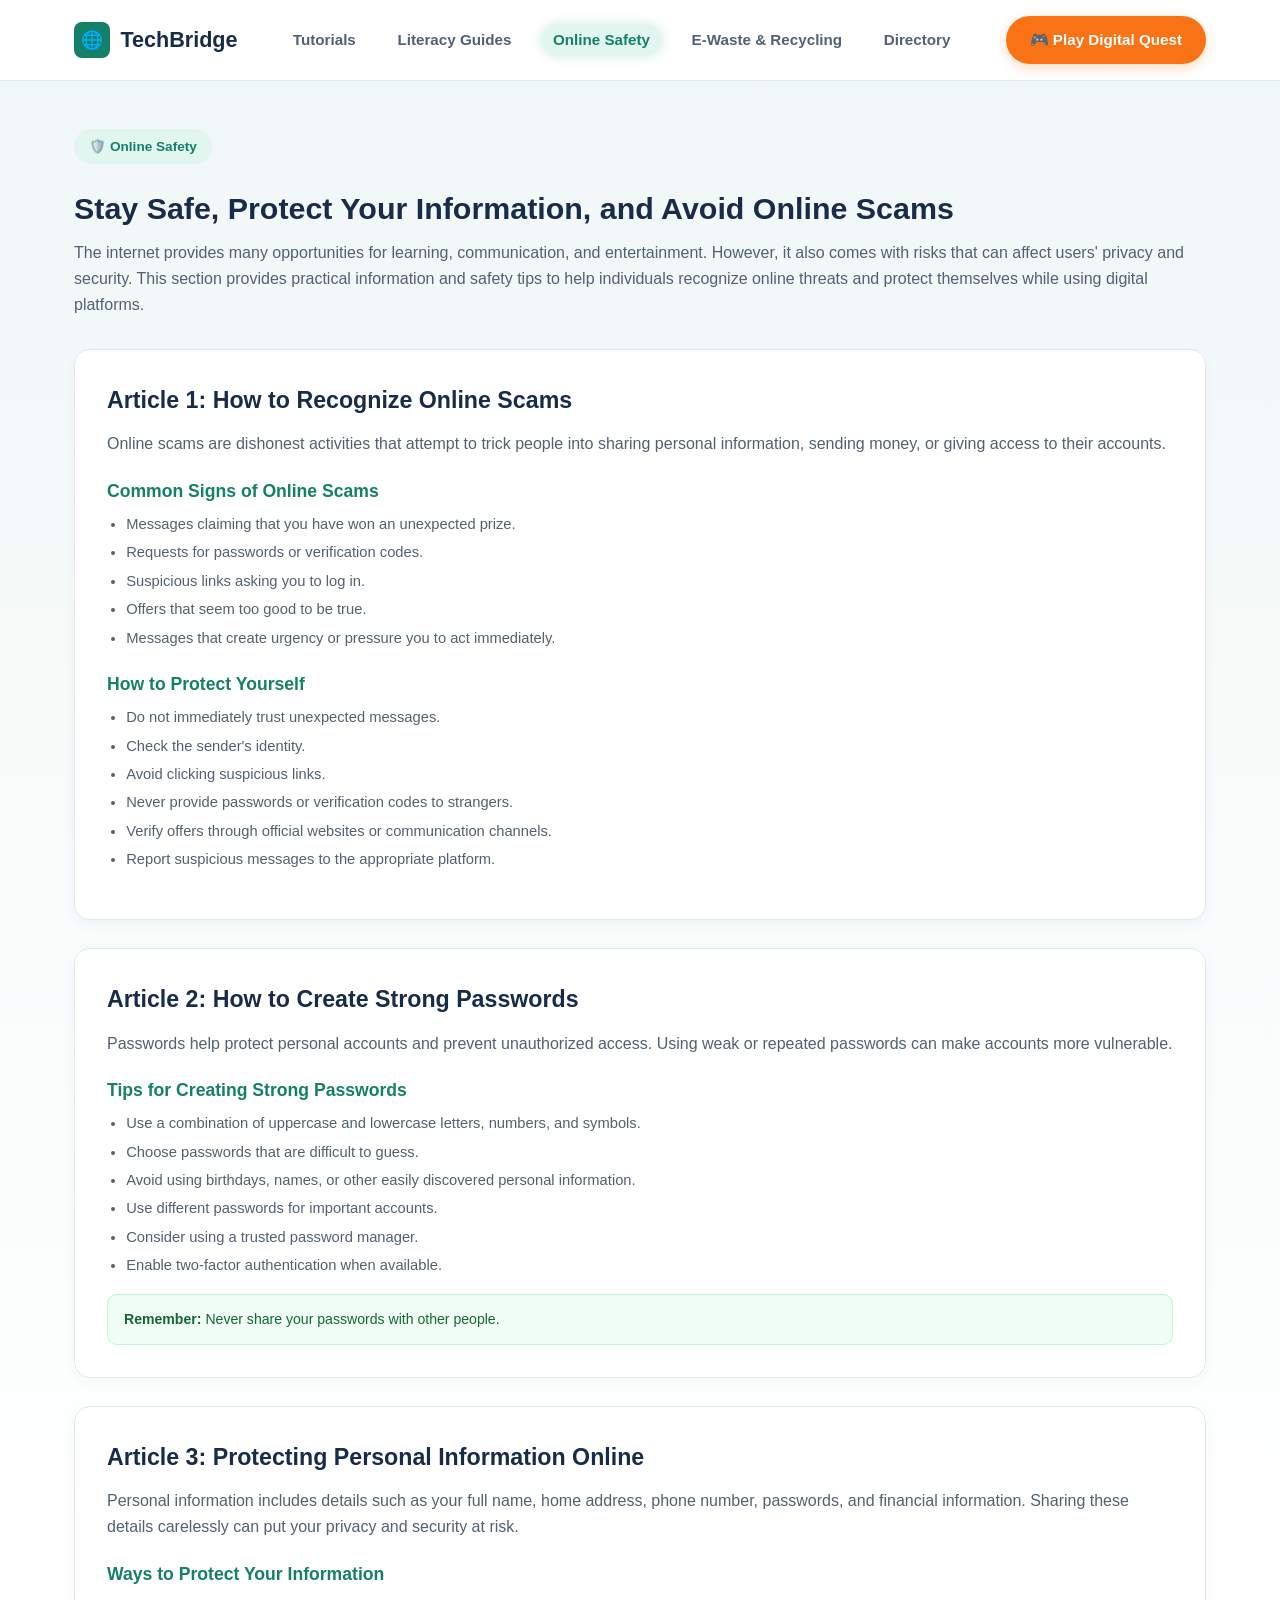
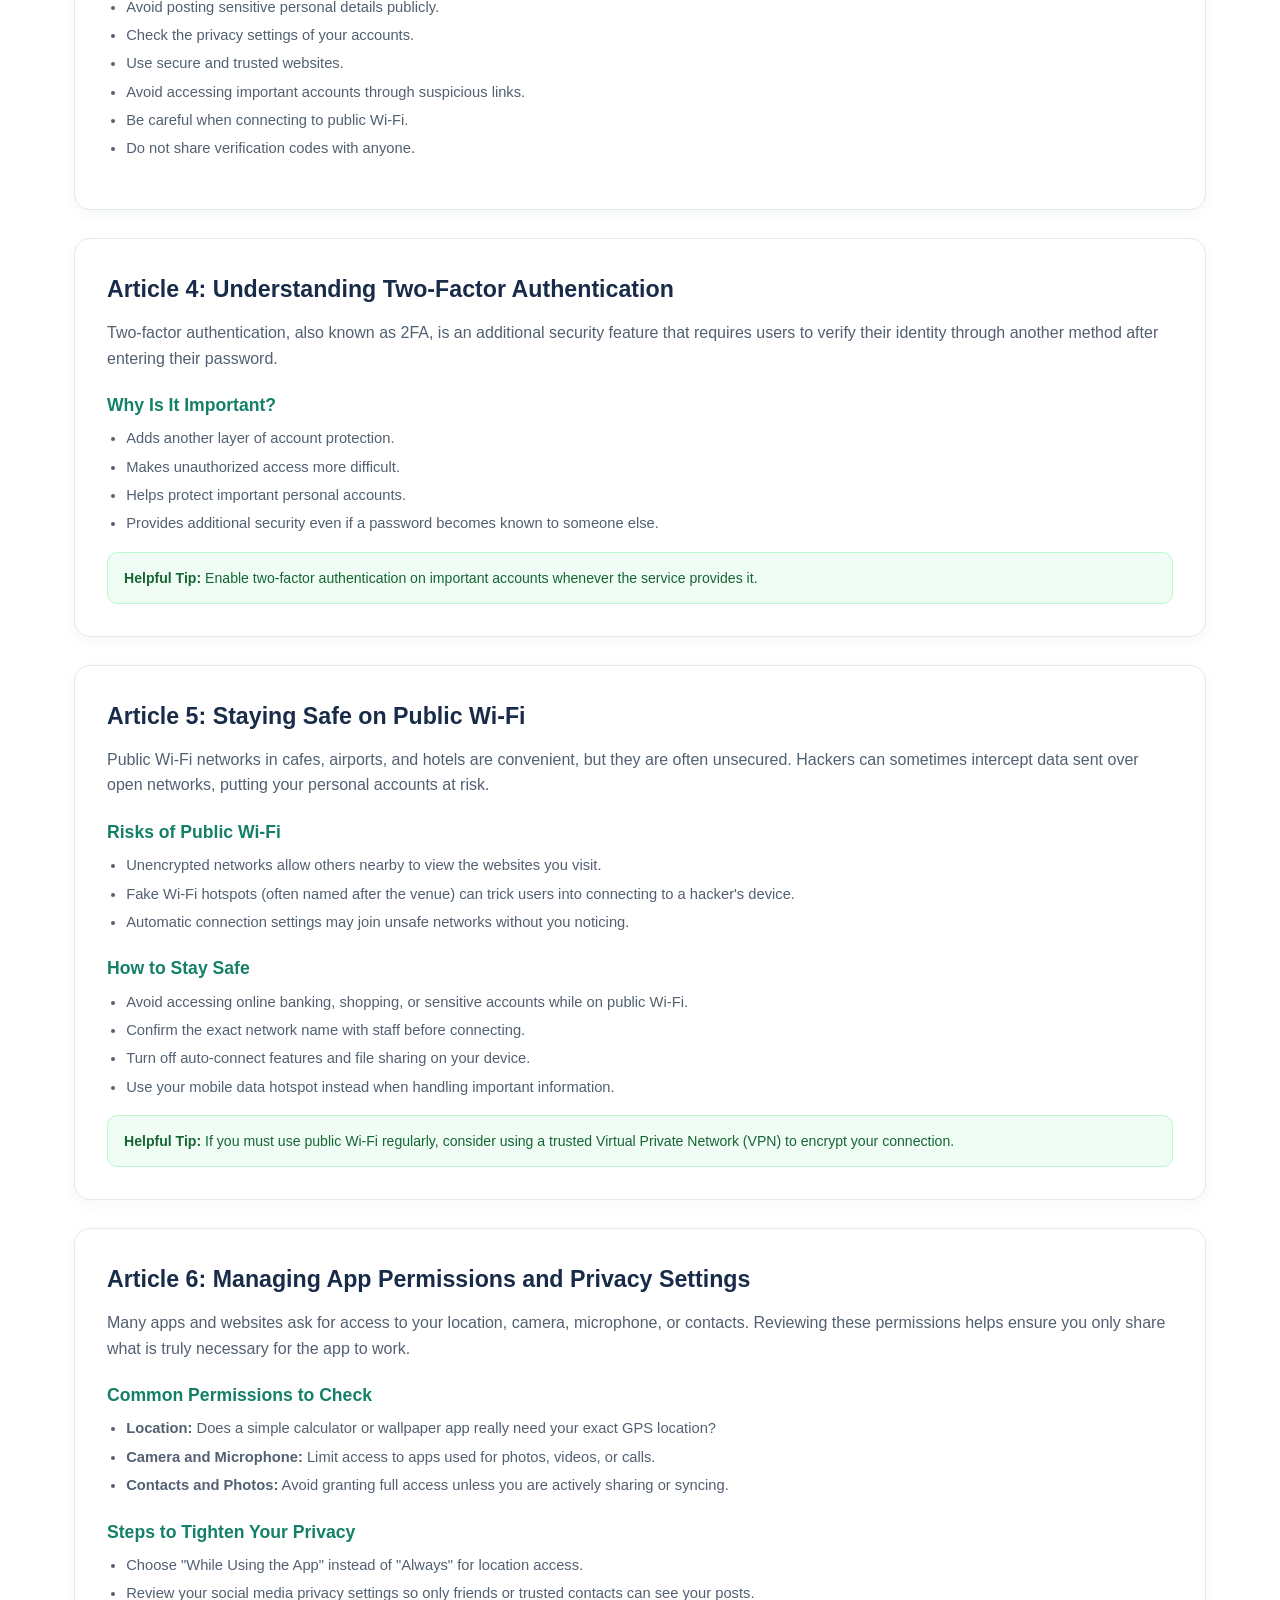
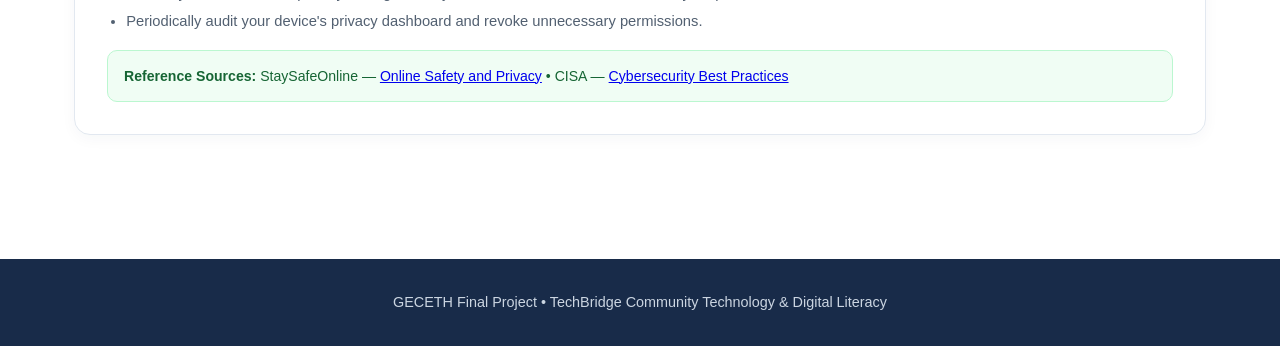
<file: safety.html>
<!DOCTYPE html>
<html lang="en">
<head>
  <meta charset="UTF-8">
  <meta name="viewport" content="width=device-width, initial-scale=1.0">
  <meta name="theme-color" content="#158068">
  <title>Online Safety — Stay Safe, Protect Your Information, and Avoid Online Scams | TechBridge</title>
  <link rel="stylesheet" href="style.css">
</head>
<body>
  <header>
    <div class="nav-container">
      <a href="index.html" class="brand"><span class="brand-icon">🌐</span> TechBridge</a>
      <button class="nav-toggle" type="button" aria-label="Toggle menu" aria-expanded="false" aria-controls="site-nav">☰</button>
      <nav id="site-nav" aria-label="Main">
        <ul>
          <li><a href="tutorials.html">Tutorials</a></li>
          <li><a href="literacy.html">Literacy Guides</a></li>
          <li><a href="safety.html" class="active">Online Safety</a></li>
          <li><a href="ewaste.html">E-Waste &amp; Recycling</a></li>
          <li><a href="directory.html">Directory</a></li>
        </ul>
      </nav>
      <a href="quiz.html" class="btn-orange">🎮 Play Digital Quest</a>
    </div>
  </header>

  <main class="container">
    <div class="pill-badge">🛡️ Online Safety</div>
    <h1 class="section-title">Stay Safe, Protect Your Information, and Avoid Online Scams</h1>
    <p class="section-subtitle">The internet provides many opportunities for learning, communication, and entertainment. However, it also comes with risks that can affect users' privacy and security. This section provides practical information and safety tips to help individuals recognize online threats and protect themselves while using digital platforms.</p>

    <article class="guide-article">
      <h2>Article 1: How to Recognize Online Scams</h2>
      <p style="color: var(--text-body); margin-bottom: 1rem;">Online scams are dishonest activities that attempt to trick people into sharing personal information, sending money, or giving access to their accounts.</p>
      <h3>Common Signs of Online Scams</h3>
      <ul class="detail-list">
        <li>Messages claiming that you have won an unexpected prize.</li>
        <li>Requests for passwords or verification codes.</li>
        <li>Suspicious links asking you to log in.</li>
        <li>Offers that seem too good to be true.</li>
        <li>Messages that create urgency or pressure you to act immediately.</li>
      </ul>
      <h3>How to Protect Yourself</h3>
      <ul class="detail-list">
        <li>Do not immediately trust unexpected messages.</li>
        <li>Check the sender's identity.</li>
        <li>Avoid clicking suspicious links.</li>
        <li>Never provide passwords or verification codes to strangers.</li>
        <li>Verify offers through official websites or communication channels.</li>
        <li>Report suspicious messages to the appropriate platform.</li>
      </ul>
    </article>

    <article class="guide-article">
      <h2>Article 2: How to Create Strong Passwords</h2>
      <p style="color: var(--text-body); margin-bottom: 1rem;">Passwords help protect personal accounts and prevent unauthorized access. Using weak or repeated passwords can make accounts more vulnerable.</p>
      <h3>Tips for Creating Strong Passwords</h3>
      <ul class="detail-list">
        <li>Use a combination of uppercase and lowercase letters, numbers, and symbols.</li>
        <li>Choose passwords that are difficult to guess.</li>
        <li>Avoid using birthdays, names, or other easily discovered personal information.</li>
        <li>Use different passwords for important accounts.</li>
        <li>Consider using a trusted password manager.</li>
        <li>Enable two-factor authentication when available.</li>
      </ul>
      <div class="tips-tipbox"><strong>Remember:</strong> Never share your passwords with other people.</div>
    </article>

    <article class="guide-article">
      <h2>Article 3: Protecting Personal Information Online</h2>
      <p style="color: var(--text-body); margin-bottom: 1rem;">Personal information includes details such as your full name, home address, phone number, passwords, and financial information. Sharing these details carelessly can put your privacy and security at risk.</p>
      <h3>Ways to Protect Your Information</h3>
      <ul class="detail-list">
        <li>Avoid posting sensitive personal details publicly.</li>
        <li>Check the privacy settings of your accounts.</li>
        <li>Use secure and trusted websites.</li>
        <li>Avoid accessing important accounts through suspicious links.</li>
        <li>Be careful when connecting to public Wi-Fi.</li>
        <li>Do not share verification codes with anyone.</li>
      </ul>
    </article>

    <article class="guide-article">
      <h2>Article 4: Understanding Two-Factor Authentication</h2>
      <p style="color: var(--text-body); margin-bottom: 1rem;">Two-factor authentication, also known as 2FA, is an additional security feature that requires users to verify their identity through another method after entering their password.</p>
      <h3>Why Is It Important?</h3>
      <ul class="detail-list">
        <li>Adds another layer of account protection.</li>
        <li>Makes unauthorized access more difficult.</li>
        <li>Helps protect important personal accounts.</li>
        <li>Provides additional security even if a password becomes known to someone else.</li>
      </ul>
      <div class="tips-tipbox"><strong>Helpful Tip:</strong> Enable two-factor authentication on important accounts whenever the service provides it.</div>
    </article>

    <article class="guide-article">
      <h2>Article 5: Staying Safe on Public Wi-Fi</h2>
      <p style="color: var(--text-body); margin-bottom: 1rem;">Public Wi-Fi networks in cafes, airports, and hotels are convenient, but they are often unsecured. Hackers can sometimes intercept data sent over open networks, putting your personal accounts at risk.</p>
      <h3>Risks of Public Wi-Fi</h3>
      <ul class="detail-list">
        <li>Unencrypted networks allow others nearby to view the websites you visit.</li>
        <li>Fake Wi-Fi hotspots (often named after the venue) can trick users into connecting to a hacker's device.</li>
        <li>Automatic connection settings may join unsafe networks without you noticing.</li>
      </ul>
      <h3>How to Stay Safe</h3>
      <ul class="detail-list">
        <li>Avoid accessing online banking, shopping, or sensitive accounts while on public Wi-Fi.</li>
        <li>Confirm the exact network name with staff before connecting.</li>
        <li>Turn off auto-connect features and file sharing on your device.</li>
        <li>Use your mobile data hotspot instead when handling important information.</li>
      </ul>
      <div class="tips-tipbox"><strong>Helpful Tip:</strong> If you must use public Wi-Fi regularly, consider using a trusted Virtual Private Network (VPN) to encrypt your connection.</div>
    </article>

    <article class="guide-article">
      <h2>Article 6: Managing App Permissions and Privacy Settings</h2>
      <p style="color: var(--text-body); margin-bottom: 1rem;">Many apps and websites ask for access to your location, camera, microphone, or contacts. Reviewing these permissions helps ensure you only share what is truly necessary for the app to work.</p>
      <h3>Common Permissions to Check</h3>
      <ul class="detail-list">
        <li><strong>Location:</strong> Does a simple calculator or wallpaper app really need your exact GPS location?</li>
        <li><strong>Camera and Microphone:</strong> Limit access to apps used for photos, videos, or calls.</li>
        <li><strong>Contacts and Photos:</strong> Avoid granting full access unless you are actively sharing or syncing.</li>
      </ul>
      <h3>Steps to Tighten Your Privacy</h3>
      <ul class="detail-list">
        <li>Choose "While Using the App" instead of "Always" for location access.</li>
        <li>Review your social media privacy settings so only friends or trusted contacts can see your posts.</li>
        <li>Periodically audit your device's privacy dashboard and revoke unnecessary permissions.</li>
      </ul>
      <div class="tips-tipbox"><strong>Reference Sources:</strong> StaySafeOnline — <a href="https://www.staysafeonline.org/resources/online-safety-and-privacy" target="_blank" rel="noopener">Online Safety and Privacy</a> &bull; CISA — <a href="https://www.cisa.gov/topics/cybersecurity-best-practices" target="_blank" rel="noopener">Cybersecurity Best Practices</a></div>
    </article>
  </main>

  <footer>
    <p>GECETH Final Project &bull; TechBridge Community Technology &amp; Digital Literacy</p>
  </footer>
  <script src="menu.js"></script>
</body>
</html>
</file>
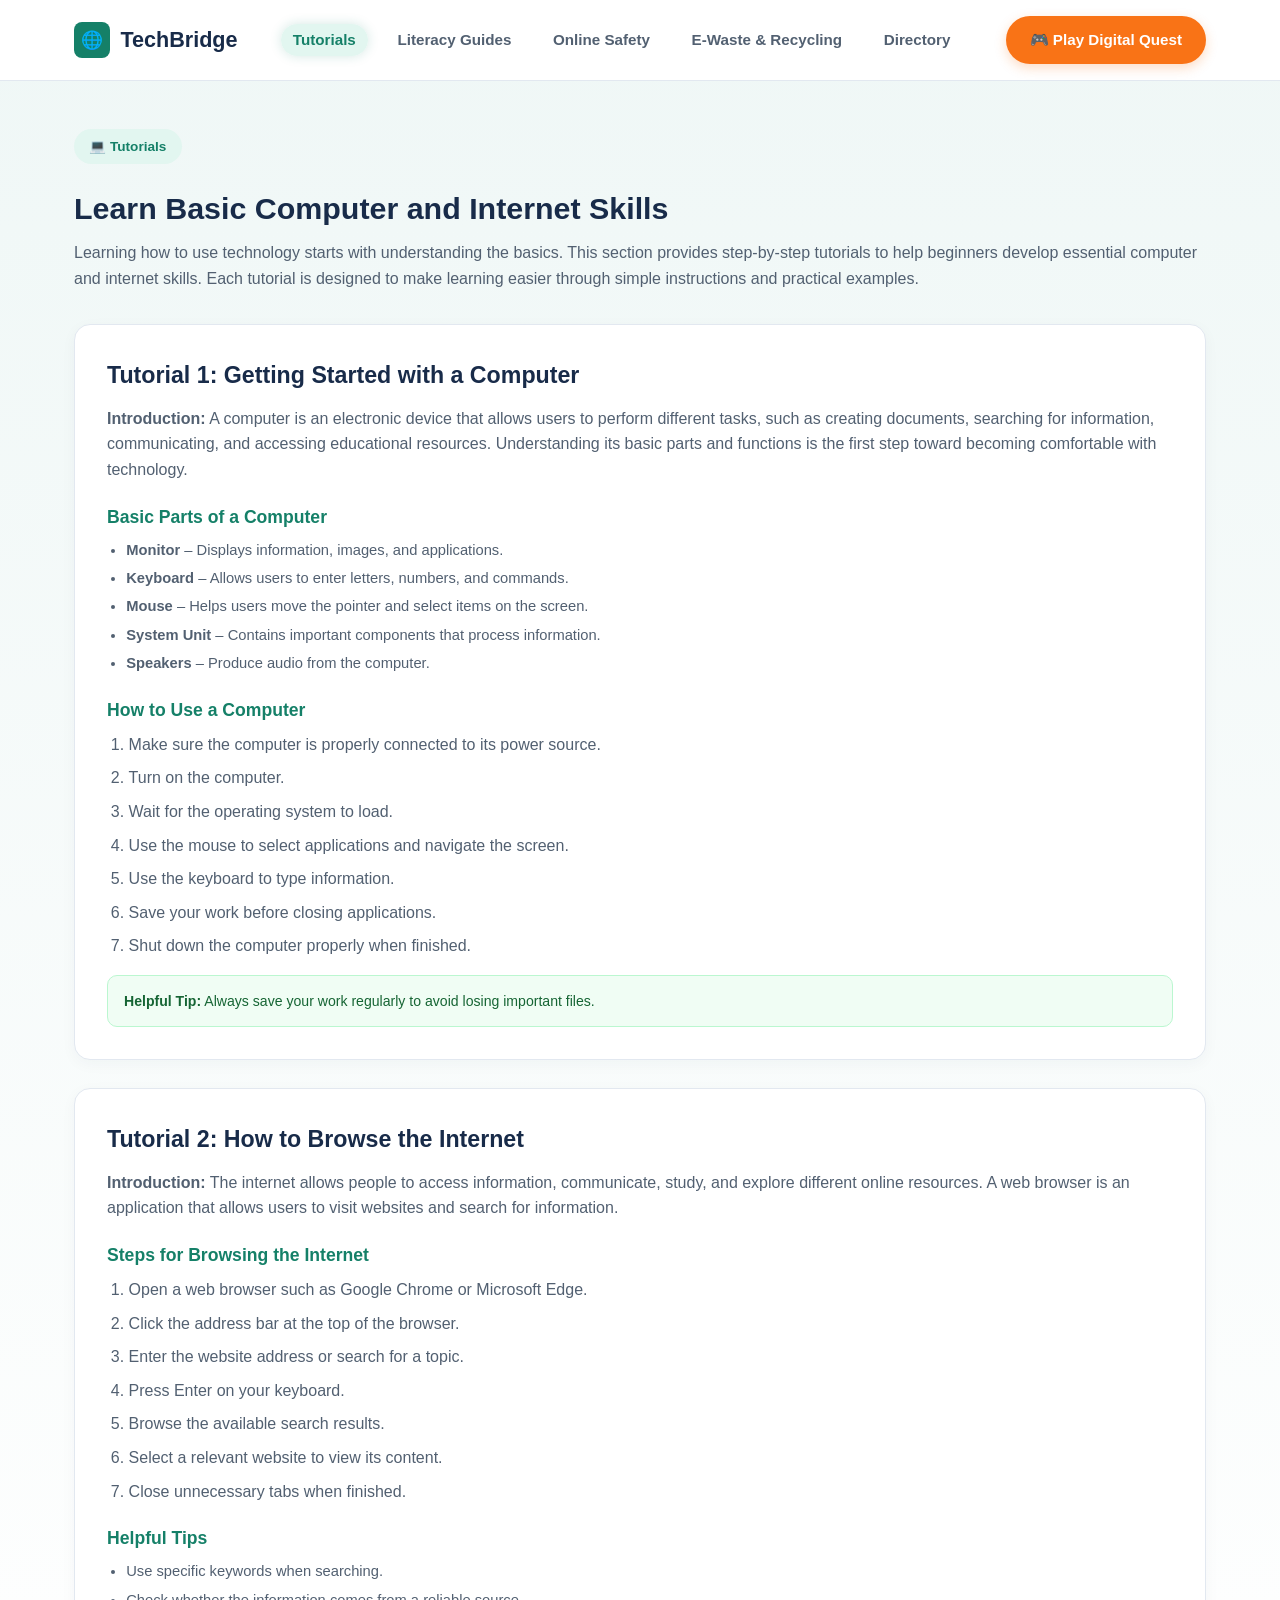
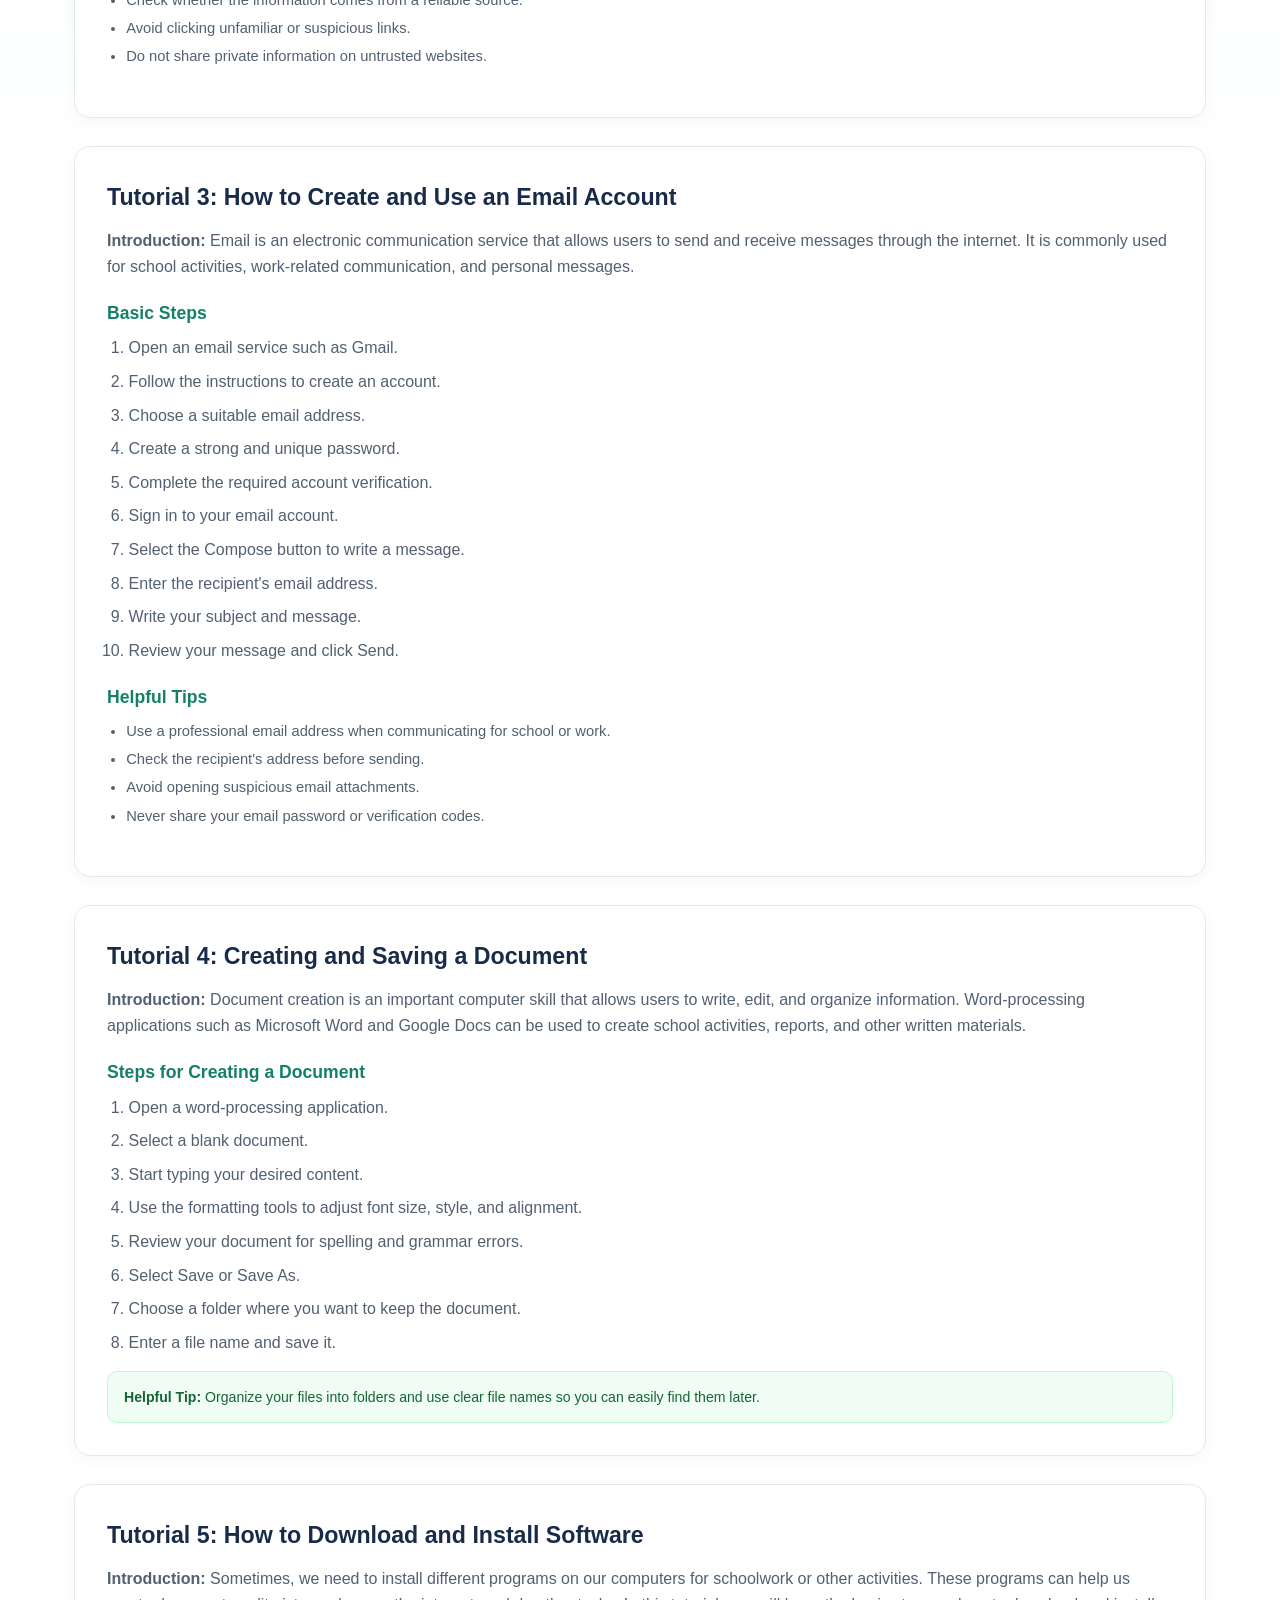
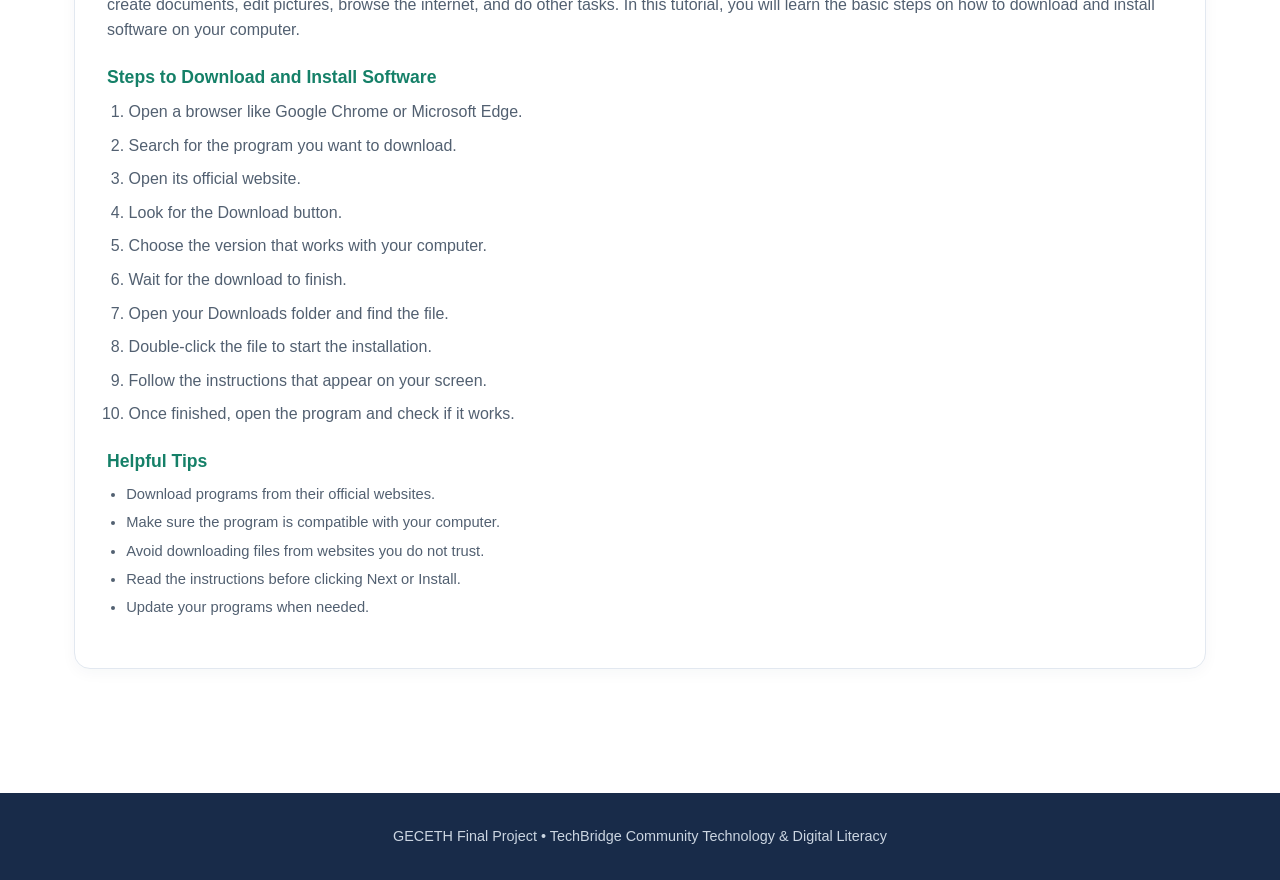
<file: tutorials.html>
<!DOCTYPE html>
<html lang="en">
<head>
  <meta charset="UTF-8">
  <meta name="viewport" content="width=device-width, initial-scale=1.0">
  <meta name="theme-color" content="#158068">
  <title>Tutorials — Learn Basic Computer and Internet Skills | TechBridge</title>
  <link rel="stylesheet" href="style.css">
</head>
<body>
  <header>
    <div class="nav-container">
      <a href="index.html" class="brand"><span class="brand-icon">🌐</span> TechBridge</a>
      <button class="nav-toggle" type="button" aria-label="Toggle menu" aria-expanded="false" aria-controls="site-nav">☰</button>
      <nav id="site-nav" aria-label="Main">
        <ul>
          <li><a href="tutorials.html" class="active">Tutorials</a></li>
          <li><a href="literacy.html">Literacy Guides</a></li>
          <li><a href="safety.html">Online Safety</a></li>
          <li><a href="ewaste.html">E-Waste &amp; Recycling</a></li>
          <li><a href="directory.html">Directory</a></li>
        </ul>
      </nav>
      <a href="quiz.html" class="btn-orange">🎮 Play Digital Quest</a>
    </div>
  </header>

  <main class="container">
    <div class="pill-badge">💻 Tutorials</div>
    <h1 class="section-title">Learn Basic Computer and Internet Skills</h1>
    <p class="section-subtitle">Learning how to use technology starts with understanding the basics. This section provides step-by-step tutorials to help beginners develop essential computer and internet skills. Each tutorial is designed to make learning easier through simple instructions and practical examples.</p>

    <article class="guide-article">
      <h2>Tutorial 1: Getting Started with a Computer</h2>
      <p style="color: var(--text-body); margin-bottom: 1rem;"><strong>Introduction:</strong> A computer is an electronic device that allows users to perform different tasks, such as creating documents, searching for information, communicating, and accessing educational resources. Understanding its basic parts and functions is the first step toward becoming comfortable with technology.</p>
      <h3>Basic Parts of a Computer</h3>
      <ul class="detail-list">
        <li><strong>Monitor</strong> – Displays information, images, and applications.</li>
        <li><strong>Keyboard</strong> – Allows users to enter letters, numbers, and commands.</li>
        <li><strong>Mouse</strong> – Helps users move the pointer and select items on the screen.</li>
        <li><strong>System Unit</strong> – Contains important components that process information.</li>
        <li><strong>Speakers</strong> – Produce audio from the computer.</li>
      </ul>
      <h3>How to Use a Computer</h3>
      <ol class="guide-steps">
        <li>Make sure the computer is properly connected to its power source.</li>
        <li>Turn on the computer.</li>
        <li>Wait for the operating system to load.</li>
        <li>Use the mouse to select applications and navigate the screen.</li>
        <li>Use the keyboard to type information.</li>
        <li>Save your work before closing applications.</li>
        <li>Shut down the computer properly when finished.</li>
      </ol>
      <div class="tips-tipbox"><strong>Helpful Tip:</strong> Always save your work regularly to avoid losing important files.</div>
    </article>

    <article class="guide-article">
      <h2>Tutorial 2: How to Browse the Internet</h2>
      <p style="color: var(--text-body); margin-bottom: 1rem;"><strong>Introduction:</strong> The internet allows people to access information, communicate, study, and explore different online resources. A web browser is an application that allows users to visit websites and search for information.</p>
      <h3>Steps for Browsing the Internet</h3>
      <ol class="guide-steps">
        <li>Open a web browser such as Google Chrome or Microsoft Edge.</li>
        <li>Click the address bar at the top of the browser.</li>
        <li>Enter the website address or search for a topic.</li>
        <li>Press Enter on your keyboard.</li>
        <li>Browse the available search results.</li>
        <li>Select a relevant website to view its content.</li>
        <li>Close unnecessary tabs when finished.</li>
      </ol>
      <h3>Helpful Tips</h3>
      <ul class="detail-list">
        <li>Use specific keywords when searching.</li>
        <li>Check whether the information comes from a reliable source.</li>
        <li>Avoid clicking unfamiliar or suspicious links.</li>
        <li>Do not share private information on untrusted websites.</li>
      </ul>
    </article>

    <article class="guide-article">
      <h2>Tutorial 3: How to Create and Use an Email Account</h2>
      <p style="color: var(--text-body); margin-bottom: 1rem;"><strong>Introduction:</strong> Email is an electronic communication service that allows users to send and receive messages through the internet. It is commonly used for school activities, work-related communication, and personal messages.</p>
      <h3>Basic Steps</h3>
      <ol class="guide-steps">
        <li>Open an email service such as Gmail.</li>
        <li>Follow the instructions to create an account.</li>
        <li>Choose a suitable email address.</li>
        <li>Create a strong and unique password.</li>
        <li>Complete the required account verification.</li>
        <li>Sign in to your email account.</li>
        <li>Select the Compose button to write a message.</li>
        <li>Enter the recipient's email address.</li>
        <li>Write your subject and message.</li>
        <li>Review your message and click Send.</li>
      </ol>
      <h3>Helpful Tips</h3>
      <ul class="detail-list">
        <li>Use a professional email address when communicating for school or work.</li>
        <li>Check the recipient's address before sending.</li>
        <li>Avoid opening suspicious email attachments.</li>
        <li>Never share your email password or verification codes.</li>
      </ul>
    </article>

    <article class="guide-article">
      <h2>Tutorial 4: Creating and Saving a Document</h2>
      <p style="color: var(--text-body); margin-bottom: 1rem;"><strong>Introduction:</strong> Document creation is an important computer skill that allows users to write, edit, and organize information. Word-processing applications such as Microsoft Word and Google Docs can be used to create school activities, reports, and other written materials.</p>
      <h3>Steps for Creating a Document</h3>
      <ol class="guide-steps">
        <li>Open a word-processing application.</li>
        <li>Select a blank document.</li>
        <li>Start typing your desired content.</li>
        <li>Use the formatting tools to adjust font size, style, and alignment.</li>
        <li>Review your document for spelling and grammar errors.</li>
        <li>Select Save or Save As.</li>
        <li>Choose a folder where you want to keep the document.</li>
        <li>Enter a file name and save it.</li>
      </ol>
      <div class="tips-tipbox"><strong>Helpful Tip:</strong> Organize your files into folders and use clear file names so you can easily find them later.</div>
    </article>

    <article class="guide-article">
      <h2>Tutorial 5: How to Download and Install Software</h2>
      <p style="color: var(--text-body); margin-bottom: 1rem;"><strong>Introduction:</strong> Sometimes, we need to install different programs on our computers for schoolwork or other activities. These programs can help us create documents, edit pictures, browse the internet, and do other tasks. In this tutorial, you will learn the basic steps on how to download and install software on your computer.</p>
      <h3>Steps to Download and Install Software</h3>
      <ol class="guide-steps">
        <li>Open a browser like Google Chrome or Microsoft Edge.</li>
        <li>Search for the program you want to download.</li>
        <li>Open its official website.</li>
        <li>Look for the Download button.</li>
        <li>Choose the version that works with your computer.</li>
        <li>Wait for the download to finish.</li>
        <li>Open your Downloads folder and find the file.</li>
        <li>Double-click the file to start the installation.</li>
        <li>Follow the instructions that appear on your screen.</li>
        <li>Once finished, open the program and check if it works.</li>
      </ol>
      <h3>Helpful Tips</h3>
      <ul class="detail-list">
        <li>Download programs from their official websites.</li>
        <li>Make sure the program is compatible with your computer.</li>
        <li>Avoid downloading files from websites you do not trust.</li>
        <li>Read the instructions before clicking Next or Install.</li>
        <li>Update your programs when needed.</li>
      </ul>
    </article>
  </main>

  <footer>
    <p>GECETH Final Project &bull; TechBridge Community Technology &amp; Digital Literacy</p>
  </footer>
  <script src="menu.js"></script>
</body>
</html>
</file>
<file: style.css>
/* style.css - TechBridge Navy, Emerald & Warm Orange Theme with Glow Hover Effects */
:root {
  --navy: #182b49;
  --emerald: #158068;
  --emerald-glow: rgba(21, 128, 104, 0.25);
  --emerald-light: #e2f6f0;
  --emerald-border: #34d399;
  --orange: #f97316;
  --orange-hover: #ea580c;
  --orange-glow: rgba(249, 115, 22, 0.35);
  --text-body: #526071;
  --bg-page: #f5fafa;
  --white: #ffffff;
  --border-light: #e2e8f0;
}

* {
  box-sizing: border-box;
  margin: 0;
  padding: 0;
}

body {
  font-family: 'Segoe UI', -apple-system, BlinkMacSystemFont, Roboto, sans-serif;
  background: linear-gradient(180deg, #eff7f6 0%, #ffffff 45%);
  color: var(--navy);
  line-height: 1.6;
}

/* Header & Navigation */
header {
  background-color: var(--white);
  border-bottom: 1px solid var(--border-light);
  position: sticky;
  top: 0;
  z-index: 100;
}

.nav-container {
  max-width: 1180px;
  margin: 0 auto;
  padding: 1rem 1.5rem;
  display: flex;
  justify-content: space-between;
  align-items: center;
  flex-wrap: wrap;
  gap: 1rem;
}

.brand {
  display: flex;
  align-items: center;
  gap: 0.65rem;
  text-decoration: none;
  font-size: 1.35rem;
  font-weight: 800;
  color: var(--navy);
}

.brand-icon {
  background-color: var(--emerald);
  color: var(--white);
  width: 36px;
  height: 36px;
  border-radius: 8px;
  display: flex;
  align-items: center;
  justify-content: center;
  font-size: 1.1rem;
  transition: transform 0.25s ease, box-shadow 0.25s ease;
}

.brand:hover .brand-icon {
  transform: scale(1.06);
  box-shadow: 0 0 14px var(--emerald-glow);
}

nav ul {
  list-style: none;
  display: flex;
  gap: 1.1rem;
  flex-wrap: wrap;
}

nav a {
  text-decoration: none;
  color: var(--text-body);
  font-weight: 600;
  font-size: 0.95rem;
  padding: 0.45rem 0.75rem;
  border-radius: 999px;
  transition: all 0.25s ease;
}

nav a:hover, nav a.active {
  color: var(--emerald);
  background-color: var(--emerald-light);
  box-shadow: 0 0 12px rgba(21, 128, 104, 0.18);
}

/* Pill Buttons */
.btn-orange {
  background-color: var(--orange);
  color: var(--white);
  padding: 0.75rem 1.5rem;
  border-radius: 999px;
  text-decoration: none;
  font-weight: 700;
  font-size: 0.95rem;
  display: inline-flex;
  align-items: center;
  gap: 0.5rem;
  border: none;
  cursor: pointer;
  box-shadow: 0 4px 12px rgba(249, 115, 22, 0.25);
  transition: background-color 0.25s ease, transform 0.25s ease, box-shadow 0.25s ease;
}

.btn-orange:hover {
  background-color: var(--orange-hover);
  transform: translateY(-2px);
  box-shadow: 0 8px 22px var(--orange-glow);
}

.btn-outline {
  background-color: var(--white);
  color: var(--navy);
  padding: 0.75rem 1.5rem;
  border-radius: 999px;
  text-decoration: none;
  font-weight: 700;
  font-size: 0.95rem;
  display: inline-flex;
  align-items: center;
  gap: 0.5rem;
  border: 1px solid var(--border-light);
  box-shadow: 0 2px 6px rgba(0, 0, 0, 0.04);
  transition: all 0.25s ease;
}

.btn-outline:hover {
  border-color: var(--emerald);
  color: var(--emerald);
  background-color: #f4fbf9;
  box-shadow: 0 4px 14px rgba(21, 128, 104, 0.15);
}

/* Hero Two-Column Layout */
.hero-wrapper {
  max-width: 1180px;
  margin: 0 auto;
  padding: 4rem 1.5rem 2.5rem;
  display: grid;
  grid-template-columns: 1.15fr 0.85fr;
  gap: 3rem;
  align-items: center;
}

.pill-badge {
  display: inline-flex;
  align-items: center;
  gap: 0.4rem;
  background-color: var(--emerald-light);
  color: var(--emerald);
  font-weight: 700;
  font-size: 0.85rem;
  padding: 0.4rem 0.95rem;
  border-radius: 999px;
  margin-bottom: 1.25rem;
  width: fit-content;
  transition: background-color 0.25s ease, color 0.25s ease;
}

.hero-left h1 {
  font-size: 2.9rem;
  line-height: 1.15;
  font-weight: 800;
  color: var(--navy);
  margin-bottom: 1.25rem;
}

.hero-left h1 span {
  color: var(--emerald);
}

.hero-left p {
  color: var(--text-body);
  font-size: 1.08rem;
  max-width: 540px;
  margin-bottom: 2rem;
}

.hero-actions {
  display: flex;
  gap: 1rem;
  flex-wrap: wrap;
  margin-bottom: 2.75rem;
}

/* Bottom Stats Row */
.hero-stats {
  display: flex;
  gap: 2.5rem;
  padding-top: 1.5rem;
  border-top: 1px solid var(--border-light);
  flex-wrap: wrap;
}

.stat-item h4 {
  font-size: 1.25rem;
  font-weight: 800;
  color: var(--navy);
}

.stat-item span {
  font-size: 0.85rem;
  color: var(--text-body);
}

/* Interactive Practice Card (Right Side) */
.quiz-card {
  background: var(--white);
  border-radius: 20px;
  padding: 1.75rem;
  box-shadow: 0 12px 35px rgba(24, 43, 73, 0.08);
  border: 1px solid #edf2f7;
  transition: transform 0.3s ease, box-shadow 0.3s ease, border-color 0.3s ease;
}

.quiz-card:hover {
  transform: translateY(-4px);
  border-color: var(--emerald-border);
  box-shadow: 0 18px 40px rgba(21, 128, 104, 0.14);
}

.quiz-header {
  display: flex;
  justify-content: space-between;
  align-items: center;
  margin-bottom: 1.25rem;
  font-size: 0.9rem;
}

.quiz-status {
  display: flex;
  align-items: center;
  gap: 0.5rem;
  font-weight: 700;
  color: var(--navy);
}

.dot {
  width: 9px;
  height: 9px;
  background-color: var(--emerald);
  border-radius: 50%;
}

.quiz-tag {
  color: var(--text-body);
  font-size: 0.82rem;
}

.quiz-inner {
  background-color: #f8fafc;
  border-radius: 14px;
  padding: 1.35rem;
  border: 1px solid #edf2f7;
}

.quiz-question {
  font-weight: 700;
  font-size: 0.98rem;
  color: var(--navy);
  margin-bottom: 1rem;
}

.quiz-option {
  background: var(--white);
  border: 1.5px solid var(--border-light);
  border-radius: 10px;
  padding: 0.8rem 1rem;
  margin-bottom: 0.65rem;
  display: flex;
  justify-content: space-between;
  align-items: center;
  cursor: pointer;
  font-size: 0.92rem;
  color: var(--text-body);
  transition: all 0.2s;
}

.quiz-option:hover {
  border-color: var(--emerald);
  box-shadow: 0 0 10px rgba(21, 128, 104, 0.12);
}

.quiz-option.selected {
  background-color: var(--emerald-light);
  border-color: var(--emerald);
  color: var(--emerald);
  font-weight: 700;
}

.radio-circle {
  width: 16px;
  height: 16px;
  border-radius: 50%;
  border: 2px solid #cbd5e1;
  display: inline-block;
  flex-shrink: 0;
}

.quiz-option.selected .radio-circle {
  border: 5px solid var(--emerald);
}

.quiz-footer-note {
  text-align: center;
  margin-top: 1rem;
  font-size: 0.82rem;
  font-weight: 600;
  color: var(--emerald);
}

/* Modules Section & Directory Cards */
.container {
  max-width: 1180px;
  margin: 0 auto;
  padding: 3rem 1.5rem;
}

.section-title {
  font-size: 1.9rem;
  font-weight: 800;
  color: var(--navy);
  margin-bottom: 0.5rem;
}

.section-subtitle {
  color: var(--text-body);
  margin-bottom: 2rem;
}

.grid {
  display: grid;
  grid-template-columns: repeat(auto-fit, minmax(290px, 1fr));
  gap: 1.5rem;
}

.card {
  background: var(--white);
  border: 1px solid var(--border-light);
  border-radius: 16px;
  padding: 1.75rem;
  display: flex;
  flex-direction: column;
  justify-content: space-between;
  box-shadow: 0 4px 15px rgba(24, 43, 73, 0.04);
  transition: transform 0.28s ease, box-shadow 0.28s ease, border-color 0.28s ease;
}

/* Topic Cards Glow & Lift Hover Effect */
.topic-card {
  position: relative;
  overflow: hidden;
  border: 1.5px solid var(--border-light);
}

.topic-card::before {
  content: "";
  position: absolute;
  top: 0;
  left: 0;
  right: 0;
  height: 4px;
  background: linear-gradient(90deg, var(--emerald), var(--orange));
  opacity: 0;
  transition: opacity 0.28s ease;
}

.topic-card:hover {
  transform: translateY(-6px);
  border-color: var(--emerald-border);
  box-shadow:
    0 14px 30px rgba(21, 128, 104, 0.16),
    0 0 22px rgba(52, 211, 153, 0.24);
}

.topic-card:hover::before {
  opacity: 1;
}

.topic-card:hover .pill-badge {
  background-color: var(--emerald);
  color: var(--white);
}

.topic-card:hover .btn-outline {
  background-color: var(--orange);
  border-color: var(--orange);
  color: var(--white);
  box-shadow: 0 4px 14px var(--orange-glow);
}

.card h3 {
  font-size: 1.2rem;
  margin-bottom: 0.65rem;
  color: var(--navy);
}

.card p {
  color: var(--text-body);
  font-size: 0.95rem;
  margin-bottom: 1.25rem;
}

/* Directory Specific Styles */
.welcome-banner {
  background: var(--white);
  border: 1px solid var(--border-light);
  border-radius: 16px;
  padding: 1.75rem;
  margin-bottom: 2rem;
  box-shadow: 0 4px 15px rgba(24, 43, 73, 0.04);
}

.steps-grid {
  display: grid;
  grid-template-columns: repeat(auto-fit, minmax(210px, 1fr));
  gap: 1rem;
  margin-top: 1.25rem;
}

.step-box {
  background: #f8fafc;
  border-left: 4px solid var(--emerald);
  padding: 0.9rem 1rem;
  border-radius: 8px;
  font-size: 0.9rem;
}

.step-box strong {
  display: block;
  color: var(--navy);
  margin-bottom: 0.25rem;
}

.verify-tag {
  display: inline-block;
  background-color: #fff7ed;
  color: #c2410c;
  border: 1px solid #fed7aa;
  font-size: 0.78rem;
  font-weight: 700;
  padding: 0.15rem 0.5rem;
  border-radius: 6px;
  margin-left: 0.35rem;
  vertical-align: middle;
}

.detail-list {
  margin: 0.5rem 0 1rem 1.2rem;
  color: var(--text-body);
  font-size: 0.92rem;
}

.detail-list li {
  margin-bottom: 0.3rem;
}

.tips-tipbox {
  background-color: #f0fdf4;
  border: 1px solid #bbf7d0;
  border-radius: 10px;
  padding: 0.85rem 1rem;
  font-size: 0.88rem;
  color: #166534;
  margin-top: 1rem;
}

.safety-section {
  margin-top: 3.5rem;
  background: var(--white);
  border: 1px solid var(--border-light);
  border-radius: 18px;
  padding: 2rem;
}

.filter-box {
  background: var(--white);
  border: 1px solid var(--border-light);
  border-radius: 14px;
  padding: 1.25rem;
  margin-bottom: 2rem;
  display: flex;
  gap: 1rem;
  flex-wrap: wrap;
  box-shadow: 0 4px 12px rgba(0, 0, 0, 0.03);
}

.filter-box input, .filter-box select {
  padding: 0.75rem 1rem;
  border: 1px solid var(--border-light);
  border-radius: 10px;
  font-size: 0.95rem;
  flex: 1;
  min-width: 220px;
  color: var(--navy);
}

/* Guide Reading Layout */
.guide-article {
  background: var(--white);
  border: 1px solid var(--border-light);
  border-radius: 16px;
  padding: 2rem;
  margin-bottom: 1.75rem;
  box-shadow: 0 4px 15px rgba(24, 43, 73, 0.04);
}

.guide-article h2 {
  color: var(--navy);
  font-size: 1.45rem;
  margin-bottom: 0.75rem;
}

.guide-article h3 {
  color: var(--emerald);
  font-size: 1.1rem;
  margin: 1.25rem 0 0.5rem;
}

.guide-steps {
  margin-left: 1.35rem;
  color: var(--text-body);
}

.guide-steps li {
  margin-bottom: 0.5rem;
}

footer {
  background-color: var(--navy);
  color: #cbd5e1;
  text-align: center;
  padding: 2rem 1.5rem;
  margin-top: 3rem;
  font-size: 0.9rem;
}

@media (max-width: 900px) {
  .hero-wrapper {
    grid-template-columns: 1fr;
    padding-top: 2.5rem;
  }
  .hero-left h1 {
    font-size: 2.25rem;
  }
}

/* Extended Directory & Guide Reference Styling */
.info-section {
  background: var(--white);
  border: 1px solid var(--border-light);
  border-radius: 18px;
  padding: 2rem;
  margin-top: 2rem;
  box-shadow: 0 4px 15px rgba(24, 43, 73, 0.04);
}

.table-wrap {
  overflow-x: auto;
  margin-top: 1rem;
  border-radius: 12px;
  border: 1px solid var(--border-light);
}

table.ref-table {
  width: 100%;
  border-collapse: collapse;
  font-size: 0.92rem;
  text-align: left;
}

table.ref-table th {
  background-color: #f1f5f9;
  color: var(--navy);
  font-weight: 700;
  padding: 0.85rem 1rem;
  border-bottom: 1px solid var(--border-light);
}

table.ref-table td {
  padding: 0.8rem 1rem;
  border-bottom: 1px solid var(--border-light);
  color: var(--text-body);
  vertical-align: top;
}

table.ref-table tr:last-child td {
  border-bottom: none;
}

.glossary-grid {
  display: grid;
  grid-template-columns: repeat(auto-fit, minmax(250px, 1fr));
  gap: 1rem;
  margin-top: 1rem;
}

.glossary-item {
  background: #f8fafc;
  border: 1px solid var(--border-light);
  border-radius: 12px;
  padding: 1rem;
  font-size: 0.9rem;
}

.glossary-item strong {
  color: var(--emerald);
  display: block;
  margin-bottom: 0.25rem;
}

.faq-list {
  display: grid;
  gap: 0.9rem;
  margin-top: 1rem;
}

.faq-box {
  background: #f8fafc;
  border-left: 4px solid var(--navy);
  padding: 0.9rem 1.1rem;
  border-radius: 8px;
  font-size: 0.92rem;
}

.faq-box strong {
  display: block;
  color: var(--navy);
  margin-bottom: 0.25rem;
}

.two-col-grid {
  display: grid;
  grid-template-columns: repeat(auto-fit, minmax(280px, 1fr));
  gap: 1.25rem;
  margin-top: 1rem;
}

.do-box {
  background: #f0fdf4;
  border: 1px solid #bbf7d0;
  border-radius: 14px;
  padding: 1.25rem;
}

.dont-box {
  background: #fff7ed;
  border: 1px solid #fed7aa;
  border-radius: 14px;
  padding: 1.25rem;
}

.category-subblock {
  margin-top: 2rem;
}

.about-band {
  background: var(--white);
  border: 1px solid var(--border-light);
  border-radius: 18px;
  padding: 2rem;
  margin-top: 2.5rem;
  box-shadow: 0 4px 15px rgba(24, 43, 73, 0.04);
}

.ref-links {
  margin-left: 1.25rem;
  margin-top: 0.75rem;
  color: var(--text-body);
  font-size: 0.9rem;
  word-break: break-word;
}

.ref-links li {
  margin-bottom: 0.45rem;
}

.ref-links a {
  color: var(--emerald);
  text-decoration: none;
  font-weight: 600;
}

.ref-links a:hover {
  text-decoration: underline;
}

.meta-line {
  font-size: 0.85rem;
  color: var(--text-body);
  margin-bottom: 0.85rem;
  background: #f8fafc;
  padding: 0.65rem 0.85rem;
  border-radius: 8px;
  border: 1px solid var(--border-light);
}

/* ===================== MOBILE & RESPONSIVE ADDITIONS ===================== */
html { -webkit-text-size-adjust: 100%; }
body { overflow-x: hidden; }
img, canvas, svg { max-width: 100%; }

/* Grids never force a column wider than a small phone screen */
.grid { grid-template-columns: repeat(auto-fit, minmax(min(100%, 290px), 1fr)); }
.two-col-grid { grid-template-columns: repeat(auto-fit, minmax(min(100%, 280px), 1fr)); }
.glossary-grid { grid-template-columns: repeat(auto-fit, minmax(min(100%, 250px), 1fr)); }
.steps-grid { grid-template-columns: repeat(auto-fit, minmax(min(100%, 210px), 1fr)); }

/* Tables scroll sideways inside their own box instead of squashing */
.table-wrap { -webkit-overflow-scrolling: touch; }
table.ref-table { min-width: 520px; }

/* 16px inputs stop iPhones from zooming in when tapped */
.filter-box input, .filter-box select { font-size: 16px; min-height: 46px; }

/* Menu button (hidden on desktop) */
.nav-toggle { display: none; }

/* Touch devices: no "stuck" hover lift after tapping */
@media (hover: none) {
  .topic-card:hover, .quiz-card:hover, .btn-orange:hover { transform: none; }
}
.btn-orange:active, .btn-outline:active { transform: scale(0.98); }

@media (max-width: 900px) {
  .nav-container { padding: 0.75rem 1rem; }
  .nav-toggle {
    display: inline-flex; align-items: center; justify-content: center;
    margin-left: auto; width: 46px; height: 46px; border-radius: 12px;
    border: 1px solid var(--border-light); background: var(--white);
    color: var(--navy); font-size: 1.4rem; cursor: pointer;
  }
  header nav, .nav-container > .btn-orange { display: none; width: 100%; }
  header.menu-open nav { display: block; }
  header.menu-open .nav-container > .btn-orange { display: flex; justify-content: center; min-height: 48px; }
  nav ul { flex-direction: column; gap: 0.25rem; width: 100%; }
  nav a { display: block; padding: 0.85rem 1rem; font-size: 1rem; border-radius: 12px; }
}

@media (max-width: 600px) {
  .container { padding: 1.75rem 1rem; }
  .hero-wrapper { padding: 1.75rem 1rem 1rem; gap: 1.75rem; }
  .hero-left h1 { font-size: 1.9rem; }
  .hero-left p { font-size: 1rem; }
  .hero-actions { flex-direction: column; gap: 0.75rem; margin-bottom: 2rem; }
  .btn-orange, .btn-outline { justify-content: center; min-height: 46px; }
  .hero-stats { gap: 1.25rem; }
  .section-title { font-size: 1.5rem; }
  .guide-article, .info-section, .safety-section, .about-band, .welcome-banner { padding: 1.25rem; border-radius: 14px; }
  .card, .quiz-card { padding: 1.25rem; }
  .quiz-option { padding: 0.9rem 1rem; min-height: 48px; }
  .detail-list, .guide-steps { margin-left: 1.1rem; }
  .ref-links { margin-left: 1rem; }
  footer { padding: 1.5rem 1rem; font-size: 0.82rem; }
}
</file>
